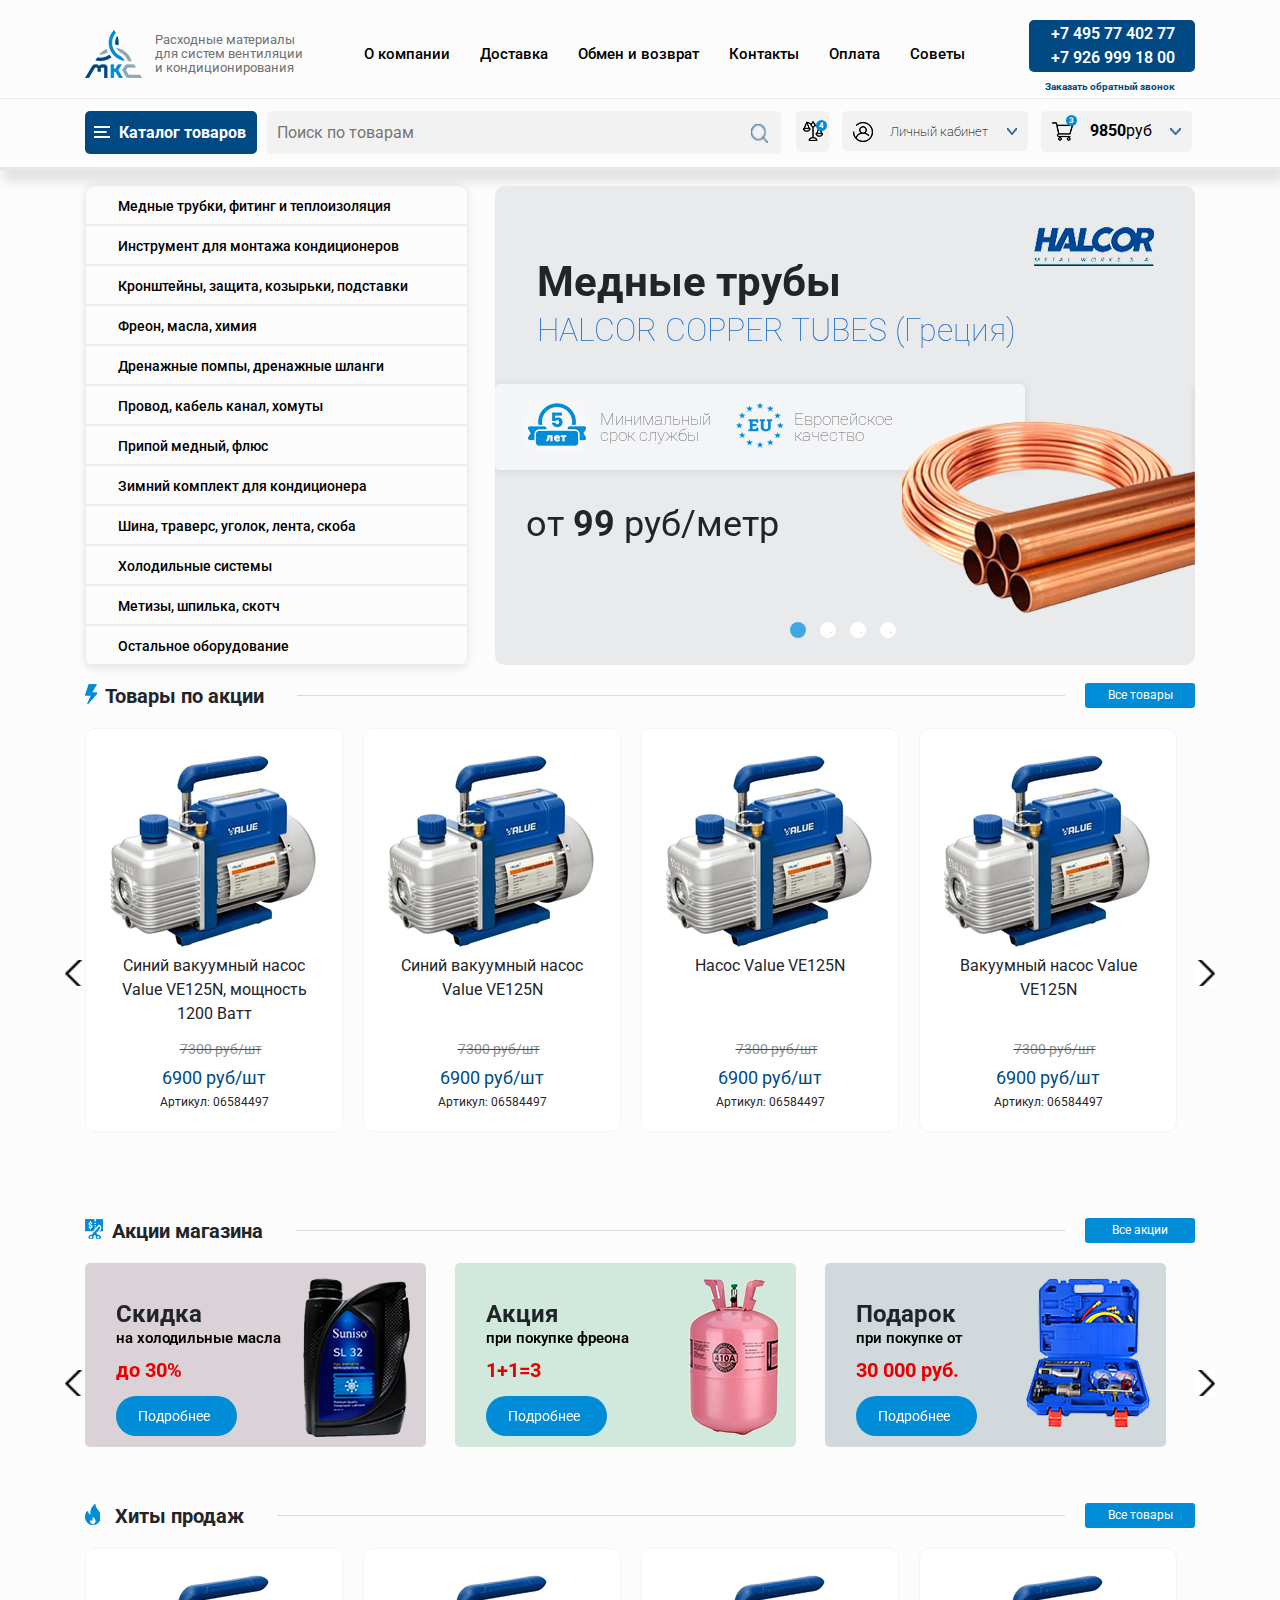
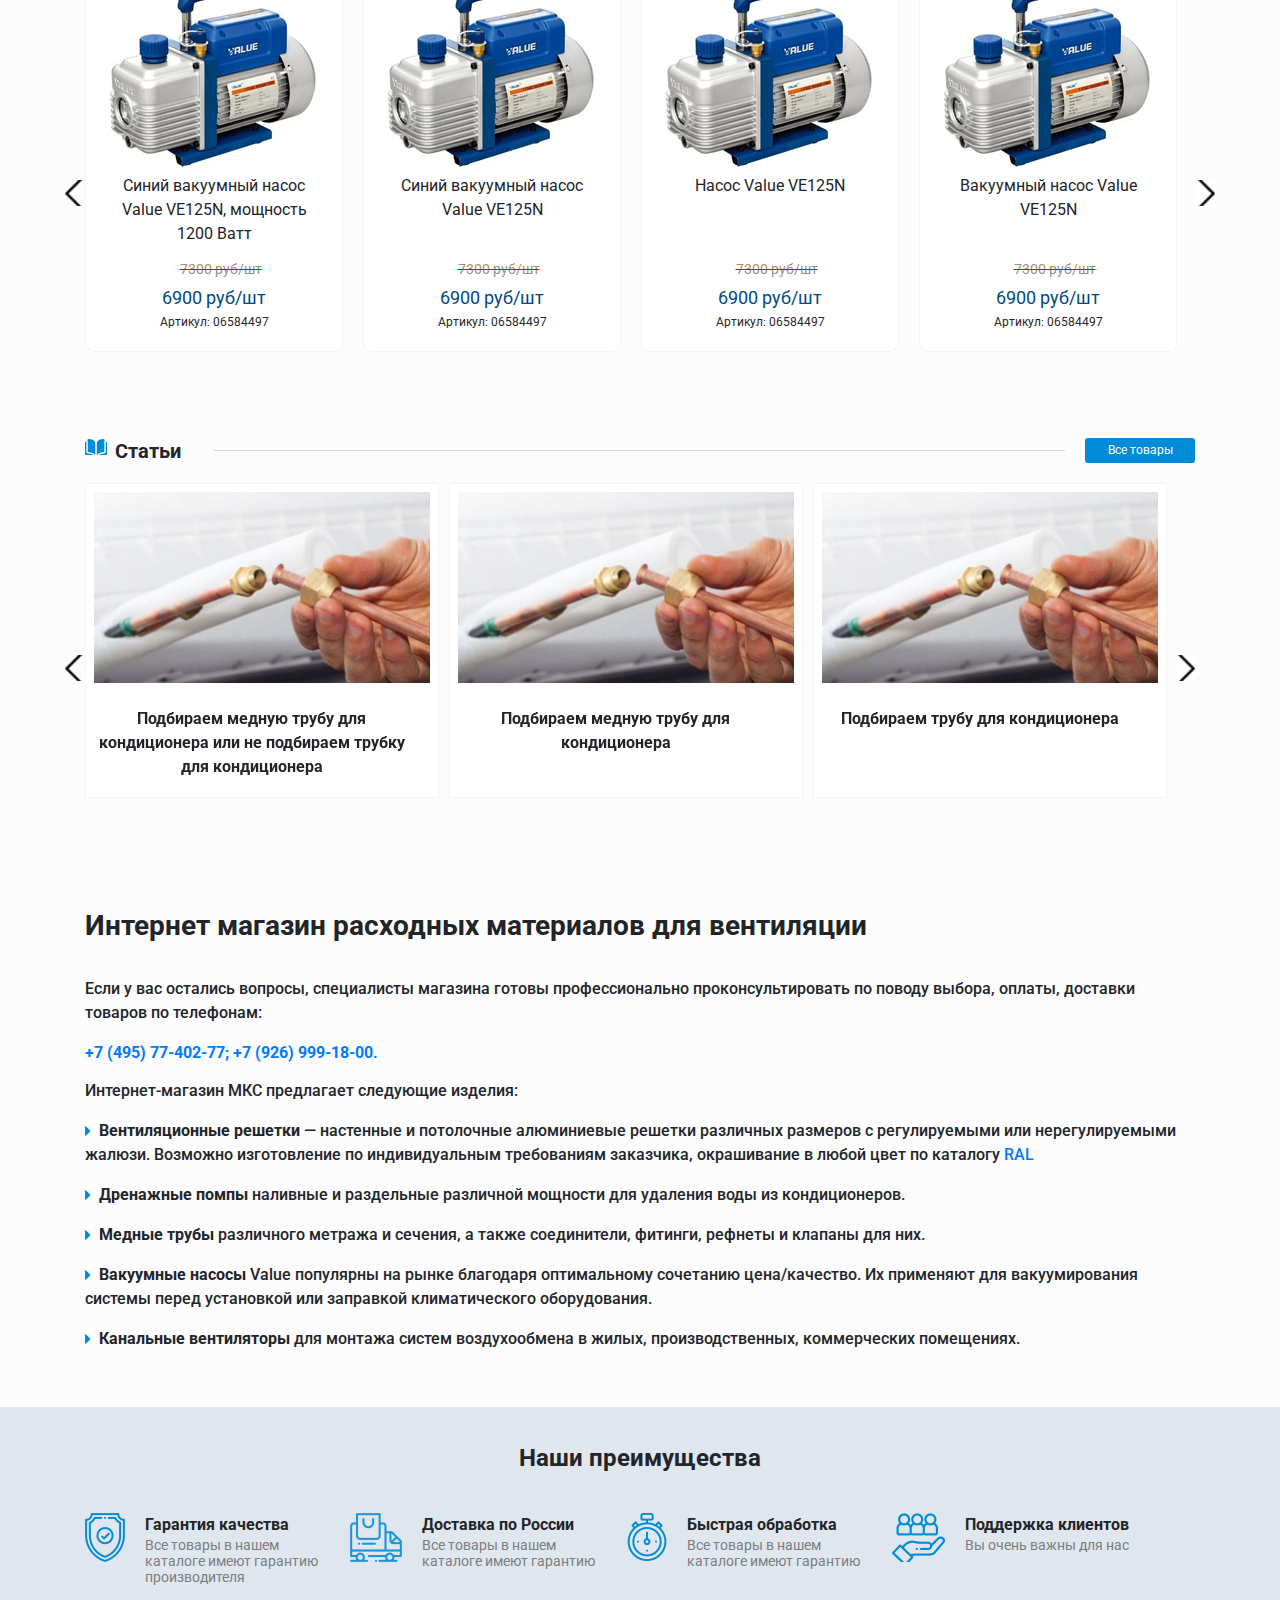
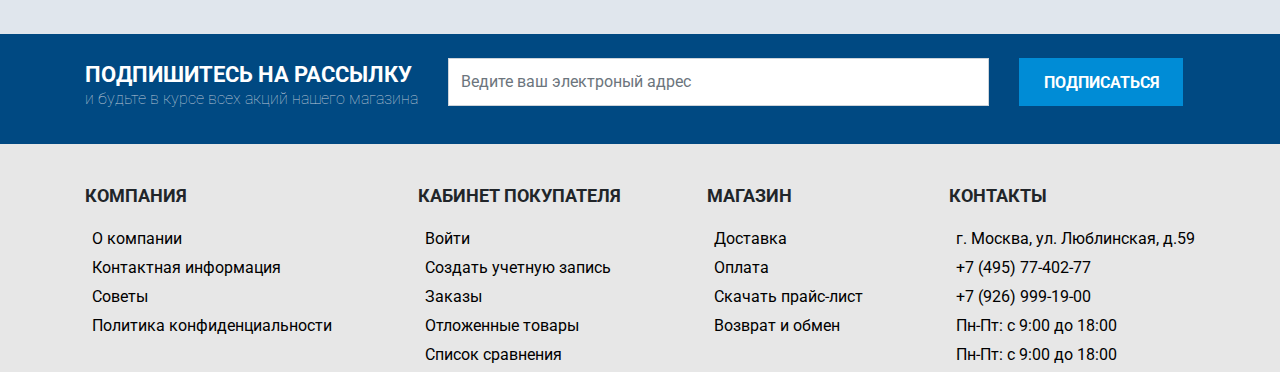
<file: index.html>
<!DOCTYPE html>
<html lang="en">
<head>
	<meta charset="UTF-8">
	<meta name="viewport" content="width=device-width, initial-scale=1, shrink-to-fit=no">
	<title>Document</title>
	<link rel="stylesheet" href="https://stackpath.bootstrapcdn.com/bootstrap/4.3.1/css/bootstrap.min.css" integrity="sha384-ggOyR0iXCbMQv3Xipma34MD+dH/1fQ784/j6cY/iJTQUOhcWr7x9JvoRxT2MZw1T" crossorigin="anonymous">
	<link rel="stylesheet" href="css/style.css">
	<link href="https://fonts.googleapis.com/css?family=Roboto:400,700&display=swap" rel="stylesheet">
	<link rel="stylesheet" href="css/media.css">
	<link rel="stylesheet" href="slick/slick-theme.css">
	<link rel="stylesheet" href="slick/slick.css">
	<link rel="stylesheet" href="https://use.fontawesome.com/releases/v5.8.2/css/all.css" integrity="sha384-oS3vJWv+0UjzBfQzYUhtDYW+Pj2yciDJxpsK1OYPAYjqT085Qq/1cq5FLXAZQ7Ay" crossorigin="anonymous">
</head>
<body>

<header class="header">
	<div class="header-top">
		<div class="container">
			<div class="header-item header-item   align-items-center">
				<div class="logo d-flex justify-content-start align-items-center">
					<img src="img/logo.png" alt="">
					<span>Расходные материалы <br> для систем вентиляции <br> и кондиционирования</span>
				</div>
				<nav id="menu">
					<a href="#">О компании</a>
					<a href="#">Доставка</a>
					<a href="#">Обмен и возврат</a>
					<a href="#">Контакты</a>
					<a href="#">Оплата</a>
					<a href="#">Советы</a>
				</nav>
				<div class="together">
					<div class="number">
						<a href="tel:7 495 77 402 77">+7 495 77 402 77</a> <br>
						<a href="tel:7 926 999 18 00">+7 926 999 18 00</a>
					</div>
					<div class="btn" id="myBtn"><a href="#">Заказать обратный звонок</a></div>
					<div class="modal">
						<div class="modal-wrapper">
							<div class="modal-header">
								<span class="closeBtn">&times;</span>
							</div>
							<div class="modal-body">
								<form>
									<div class="col">
										<input type="text" class="form-control" placeholder="Имя">
									</div>
									<div class="col">
										<div class="col-padding-top">
											<input type="text" class="form-control" placeholder="Телефон">
										</div>
									</div>
									<div class="col">
										<div class="col-padding-top">
											<input type="text" class="form-control" placeholder="E-mail">
										</div>
									</div>
									<div class="col">
										<div class="col-padding-top">
											<input type="number" class="form-control" placeholder="Дата">
										</div>
									</div>
								</form>
							</div>
							<div class="modal-footer">
								<div class="btn">Заказать обратный званок</div>
							</div>
						</div>
					</div>

				</div>
					<div id="menuToggle">
						<input type="checkbox">
						<span id="span1"></span>
						<span id="span2"></span>
						<span id="span3"></span>
					</div>
			</div>
		</div>
	</div>

	<div class="header-bottom">
	<div class="container">
		<div class="catalog-btn">
			<img src="img/catalog.png" alt="">
			<div class="text">
				<a href="catalog.html">Каталог товаров</a>
			</div>
		</div>
		<div class="offset__down-two">
		<div class="page-form">
			<input class="search-txt" type="text" name="" id="search-for"  placeholder="Поиск по товарам">
			<a href="#" class="search-btn">
				<a href="#"><img src="img/poisk.png" alt=""></a>
			</a>
		</div>
		<div class="page-comparison">
			<div class="comparison-btn">
				<div class="icon">
					<a href="#"><img src="img/icon_1.png" alt=""><div class="numeral"><span>4</span></div></a>
				</div>
			</div>
			<div class="office-inline-flex">
			<div class="office-btn">
				<div class="office-icon">
					
						<img src="img/icon_3.png " class="sm" alt="">
						<span>Личный кабинет</span>
						<img src="img/arrows-top___.png" id="rem" alt="">
					
				</div>
			</div>
			
			<div class="office-btn-copy" id="office-btns">
				<div class="span"><a href="#">Заказы</a></div>
				<div class="span-border-tp"><a href="#">Список сравнения</a></div>
				<div class="span-border-top"><a href="#">Отложенные товары</a></div>
				<div class="btns">Войти</div>
				<div class="btn">Регистрация</div>
			</div>
		</div>
		
		<div class="purchase-inline-flex">
			<div class="purchase-btn">
				<div class="purchase-item">
						<img src="img/icon_4.png" alt=""><div class="theere"><span>3</span></div>
						<span> 9850<b>руб</b> </span>
						<img src="img/arrows-top___.png " id="wi_num" alt="">
				</div>	
			</div>
			<div class="purchase-btn-copy" id="purchase-btns">
				<div class="purchase-btn-item">
					<div class="purchase-btn-inline">
						<div class="purchase-img">
							<img src="img/service_1.png" alt="">
						</div>
					</div>
					<div class="purchase-btn-inline">
						<div class="span">
							Вакуумный насос
							Value VE125N
						</div>
						<p>Артикул: 06584497</p>
						<span>1 шт</span>
					</div>
					<div class="purchase-btn-inline">
						<div class="h1-lg">
							<h5>6900 руб</h5>
							<div class="btn">Удалить</div>
						</div>
					</div>
				</div>
				<div class="purchase-btn-item">
					<div class="purchase-btn-inline">
						<div class="purchase-img">
							<img src="img/service_1.png" alt="">
						</div>
					</div>
					<div class="purchase-btn-inline">
						<div class="span">
							Вакуумный насос
							Value VE125N
						</div>
						<p>Артикул: 06584497</p>
						<span>1 шт</span>
					</div>
					<div class="purchase-btn-inline">
						<div class="h1-lg">
							<h5>6900 руб</h5>
							<div class="btn">Удалить</div>
						</div>
					</div>
				</div>

				<div class="purchase-texts">
					<span>Всего 2 товар (ов) на общую сумму:</span>   
          <h5>9 850 руб</h5>                           
				</div>

				<div class="purchase-btn-two">
					<div class="btn">В корзину</div>
					<div class="btns">Заказать</div>
				</div>
			</div>
		</div>
	</div>
	</div>
</div>
</div>
</header>

<section class="page">
	<div class="container">
		<div class="page-item">
			<div class="page__block">
				<ul>
					<a href="#"><li><i class="far fa-snowflake"></i>Медные трубки, фитинг и теплоизоляция</li></a>
					<a href="#"><li><i class="far fa-snowflake"></i>Инструмент для монтажа кондиционеров</li></a>
				<a href="#"><li><i class="far fa-snowflake"></i>Кронштейны, защита, козырьки, подставки</li></a>
				<a href="#"><li><i class="far fa-snowflake"></i>Фреон, масла, химия</li></a>
				<a href="#"><li><i class="far fa-snowflake"></i>Дренажные помпы, дренажные шланги</li></a>
				<a href="#"><li><i class="far fa-snowflake"></i>Провод, кабель канал, хомуты</li></a>
				<a href="#"><li><i class="far fa-snowflake"></i>Припой медный, флюс</li></a>
				<a href="#"><li><i class="far fa-snowflake"></i>Зимний комплект для кондиционера</li></a>
				<a href="#"><li><i class="far fa-snowflake"></i>Шина, траверс, уголок, лента, скоба</li></a>
				<a href="#"><li><i class="far fa-snowflake"></i>Холодильные системы</li></a>
				<a href="#"><li><i class="far fa-snowflake"></i>Метизы, шпилька, скотч</li></a>
				<a href="#"><li><i class="far fa-snowflake"></i>Остальное оборудование</li></a>
			</ul>
		</div>

		<div class="slider-page">
			<div class="widget">
				<div class="banner">
					<div class="widget-logo"><img src="img/logo_2.png" alt=""></div>
					<div class="widget-text">
						<h1>Медные трубы</h1>
						<span>HALCOR COPPER TUBES (Греция)</span>
					</div>
					<div class="widget__item">
						<div class="widget-icon">
							<img src="img/icon-1.png" alt="">
						</div>
						<div class="widget-line">
							Минимальный <br>
							срок службы
						</div>
						
						<div class="widget-icons">
							<img src="img/icon-2.png" alt="">
						</div>
						<div class="widget-line">
							Европейское <br>
							качество
						</div>
					</div>
					<div class="pipes">
						<img src="img/pipes.png" alt="">
					</div>
					<div class="widget-number">
						от <b>99</b> руб/метр
					</div>
					<button type="button" class="slick-btn slick-next"></button>
				</div>
				<div class="banner">
					<div class="widget-logo"><img src="img/logo_2.png" alt=""></div>
					<div class="widget-text">
						<h1>Медные трубы</h1>
						<span>HALCOR COPPER TUBES (Греция)</span>
					</div>
					<div class="widget__item">
						<div class="widget-icon">
							<img src="img/icon-1.png" alt="">
						</div>
						<div class="widget-line">
							Минимальный <br>
							срок службы
						</div>
						<div class="widget-icons">
							<img src="img/icon-2.png" alt="">
						</div>
						<div class="widget-line">
							Европейское <br>
							качество
						</div>
					</div>
					<div class="pipes">
						<img src="img/pipes.png" alt="">
					</div>
					<div class="widget-number">
						от <b>99</b> руб/метр
					</div>
				</div>
				<div class="banner">
					<div class="widget-logo"><img src="img/logo_2.png" alt=""></div>
					<div class="widget-text">
						<h1>Медные трубы</h1>
						<span>HALCOR COPPER TUBES (Греция)</span>
					</div>
					<div class="widget__item">
						<div class="widget-icon">
							<img src="img/icon-1.png" alt="">
						</div>
						<div class="widget-line">
							Минимальный <br>
							срок службы
						</div>
						<div class="widget-icons">
							<img src="img/icon-2.png" alt="">
						</div>
						<div class="widget-line">
							Европейское <br>
							качество
						</div>
					</div>
					<div class="pipes">
						<img src="img/pipes.png" alt="">
					</div>
					<div class="widget-number">
						от <b>99</b> руб/метр
					</div>
				</div>
				<div class="banner">
					<div class="widget-logo"><img src="img/logo_2.png" alt=""></div>
					<div class="widget-text">
						<h1>Медные трубы</h1>
						<span>HALCOR COPPER TUBES (Греция)</span>
					</div>
					<div class="widget__item">
						<div class="widget-icon">
							<img src="img/icon-1.png" alt="">
						</div>
						<div class="widget-line">
							Минимальный <br>
							срок службы
						</div>
						<div class="widget-icons">
							<img src="img/icon-2.png" alt="">
						</div>
						<div class="widget-line">
							Европейское <br>
							качество
						</div>
					</div>
					<div class="pipes">
						<img src="img/pipes.png" alt="">
					</div>
					<div class="widget-number">
						<span>от <b>99</b> руб/метр</span>
					</div>
				</div>
			</div>
		</div>
	</div>
</div>				
</section> 

<div class="products-container">
	<div class="container">
		<div class="section-header">
			<div class="section-header-left">
				<img src="img/icon-flash.png" alt="">
				<h3>Товары по акции</h3>
			</div>
			<span class="header-line"></span>
			<a href="#" class="section-header-btn">Все товары</a>
		</div>
	</div>
	<div class="products-slider">
		<div class="product-wrap">
			<div class="container">
				<div class="swiper-wrapper">
					<div class="swiper-slide product">
						<a href="#" class="product-img"><img src="img/service.png" alt=""></a>
						<p class="product-name">Синий вакуумный насос Value VE125N, мощность 1200 Ватт</p>
						<div class="about-product">
							<span class="old-price">7300 руб/шт </span>
							<span class="price">6900 руб/шт</span>
							<div class="product-code">Артикул: 06584497</div>
						</div>
						<div class="hover-btns">
							<a href="#"><img src="img/icon-balance.png" alt=""></a>
							<a href="#"><img src="img/icon_heart.png" alt=""></a>
							<a href="#"><img src="img/icon-shopping.png" alt=""></a>
						</div>
					</div>
					<div class="swiper-slide product">
						<a href="#" class="product-img"><img src="img/service.png" alt=""></a>
						<p class="product-name">Синий вакуумный насос Value VE125N</p>
						<div class="about-product">
							<span class="old-price">7300 руб/шт </span>
							<span class="price">6900 руб/шт</span>
							<div class="product-code">Артикул: 06584497</div>
						</div>
						<div class="hover-btns">
							<a href="#"><img src="img/icon-balance.png" alt=""></a>
							<a href="#"><img src="img/icon_heart.png" alt=""></a>
							<a href="#"><img src="img/icon-shopping.png" alt=""></a>
						</div>
					</div>
					<div class="swiper-slide product">
						<a href="#" class="product-img"><img src="img/service.png" alt=""></a>
						<p class="product-name">Насос Value VE125N</p>
						<div class="about-product">
							<span class="old-price">7300 руб/шт </span>
							<span class="price">6900 руб/шт</span>
							<div class="product-code">Артикул: 06584497</div>
						</div>
						<div class="hover-btns">
							<a href="#"><img src="img/icon-balance.png" alt=""></a>
							<a href="#"><img src="img/icon_heart.png" alt=""></a>
							<a href="#"><img src="img/icon-shopping.png" alt=""></a>
						</div>
					</div>
					<div class="swiper-slide product">
						<a href="#" class="product-img"><img src="img/service.png" alt=""></a>
						<p class="product-name">Вакуумный насос Value VE125N</p>
						<div class="about-product">
							<span class="old-price">7300 руб/шт </span>
							<span class="price">6900 руб/шт</span>
							<div class="product-code">Артикул: 06584497</div>
						</div>
						<div class="hover-btns">
							<a href="#"><img src="img/icon-balance.png" alt=""></a>
							<a href="#"><img src="img/icon_heart.png" alt=""></a>
							<a href="#"><img src="img/icon-shopping.png" alt=""></a>
						</div>
					</div>
					<div class="swiper-slide product">
						<a href="#" class="product-img"><img src="img/service.png" alt=""></a>
						<p class="product-name">Синий вакуумный насос Value VE125N, мощность 1200 Ватт</p>
						<div class="about-product">
							<span class="old-price">7300 руб/шт </span>
							<span class="price">6900 руб/шт</span>
							<div class="product-code">Артикул: 06584497</div>
						</div>
						<div class="hover-btns">
							<a href="#"><img src="img/icon-balance.png" alt=""></a>
							<a href="#"><img src="img/icon_heart.png" alt=""></a>
							<a href="#"><img src="img/icon-shopping.png" alt=""></a>
						</div>
					</div>
					<div class="swiper-slide product">
						<a href="#" class="product-img"><img src="img/service.png" alt=""></a>
						<p class="product-name">Синий вакуумный насос Value VE125N</p>
						<div class="about-product">
							<span class="old-price">7300 руб/шт </span>
							<span class="price">6900 руб/шт</span>
							<div class="product-code">Артикул: 06584497</div>
						</div>
						<div class="hover-btns">
							<a href="#"><img src="img/icon-balance.png" alt=""></a>
							<a href="#"><img src="img/icon_heart.png" alt=""></a>
							<a href="#"><img src="img/icon-shopping.png" alt=""></a>
						</div>
					</div>
					<div class="swiper-slide product">
						<a href="#" class="product-img"><img src="img/service.png" alt=""></a>
						<p class="product-name">Насос Value VE125N</p>
						<div class="about-product">
							<span class="old-price">7300 руб/шт </span>
							<span class="price">6900 руб/шт</span>
							<div class="product-code">Артикул: 06584497</div>
						</div>
						<div class="hover-btns">
							<a href="#"><img src="img/icon-balance.png" alt=""></a>
							<a href="#"><img src="img/icon_heart.png" alt=""></a>
							<a href="#"><img src="img/icon-shopping.png" alt=""></a>
						</div>
					</div>
					<div class="swiper-slide product">
						<a href="#" class="product-img"><img src="img/service.png" alt=""></a>
						<p class="product-name">Вакуумный насос Value VE125N</p>
						<div class="about-product">
							<span class="old-price">7300 руб/шт </span>
							<span class="price">6900 руб/шт</span>
							<div class="product-code">Артикул: 06584497</div>
						</div>
						<div class="hover-btns">
							<a href="#"><img src="img/icon-balance.png" alt=""></a>
							<a href="#"><img src="img/icon_heart.png" alt=""></a>
							<a href="#"><img src="img/icon-shopping.png" alt=""></a>
						</div>
					</div>
				</div>
			</div>
		</div>
	</div>
</div>


<div class="products-container">
	<div class="container">
		<div class="section-header">
			<div class="section-header-left">
				<img src="img/icon-4.png" alt="">
				<h4>Акции магазина</h4>
			</div>
			<span class="header-line"></span>
			<a href="#" class="section-header-btn">Все акции</a>
		</div>
	</div>
	<div class="score-slider">
		<div class="score-wrap">
			<div class="container">
				<div class="stock-slider">
					<div class="stock-wrapper">
						<div class="stock-wrap">
							<div class="stock-img">
								<img src="img/img-ser_1.png" alt="">
							</div>
							<div class="stock-text">
								<div class="line">
									<h1>Скидка</h1>
									<p>на холодильные масла</p>
								</div>
								<div class="red">до 30%</div>
								<div class="btns"><a href="#">Подробнее</a></div>
							</div>
						</div>
					</div>
					<div class="stock-wrapper">
						<div class="stock-wrap-two">
							<div class="stock-img">
								<img src="img/img-sr_2.png" alt="">
							</div>
							<div class="stock-text">
								<div class="stock-text">
									<div class="line">
										<h1>Акция</h1>
										<p>при покупке фреона</p>
									</div>
									<div class="red">1+1=3</div>
									<div class="btns"><a href="#">Подробнее</a></div>
								</div>
							</div>
						</div>
					</div>
					<div class="stock-wrapper">
						<div class="stock-wrap-three">
							<div class="stock-img">
								<img src="img/img-sr_3.png" alt="">
							</div>
							<div class="stock-text">
								<div class="stock-text">
									<div class="line">
										<h1>Подарок</h1>
										<p>при покупке от</p>
									</div>
									<div class="red">30 000 руб.</div>
									<div class="btns"><a href="#">Подробнее</a></div>
								</div>
							</div>
						</div>
					</div>

					<div class="stock-wrapper">
						<div class="stock-wrap">
							<div class="stock-img">
								<img src="img/img-ser_1.png" alt="">
							</div>
							<div class="stock-text">
								<div class="line">
									<h1>Скидка</h1>
									<p>на холодильные масла</p>
								</div>
								<div class="red">до 30%</div>
								<div class="btns"><a href="#">Подробнее</a></div>
							</div>
						</div>
					</div>
					<div class="stock-wrapper">
						<div class="stock-wrap-two">
							<div class="stock-img">
								<img src="img/img-sr_2.png" alt="">
							</div>
							<div class="stock-text">
								<div class="stock-text">
									<div class="line">
										<h1>Акция</h1>
										<p>при покупке фреона</p>
									</div>
									<div class="red">1+1=3</div>
									<div class="btns"><a href="#">Подробнее</a></div>
								</div>
							</div>
						</div>
					</div>
					<div class="stock-wrapper">
						<div class="stock-wrap-three">
							<div class="stock-img">
								<img src="img/img-sr_3.png" alt="">
							</div>
							<div class="stock-text">
								<div class="stock-text">
									<div class="line">
										<h1>Подарок</h1>
										<p>при покупке от</p>
									</div>
									<div class="red">30 000 руб.</div>
									<div class="btns"><a href="#">Подробнее</a></div>
								</div>
							</div>
						</div>
					</div>
				</div>
			</div>
		</div>
	</div>
</div>


<div class="products-container">
	<div class="container">
		<div class="section-header">
			<div class="section-header-left">
				<img src="img/icon-5.png" alt="">
				<h5>Хиты продаж</h5>
			</div>
			<span class="header-line"></span>
			<a href="#" class="section-header-btn">Все товары</a>
		</div>
	</div>
	<div class="products-slider">
		<div class="product-wrap">
			<div class="container">
				<div class="swiper-wrapper">
					<div class="swiper-slide product">
						<a href="#" class="product-img"><img src="img/service.png" alt=""></a>
						<p class="product-name">Синий вакуумный насос Value VE125N, мощность 1200 Ватт</p>
						<div class="about-product">
							<span class="old-price">7300 руб/шт </span>
							<span class="price">6900 руб/шт</span>
							<div class="product-code">Артикул: 06584497</div>
						</div>
						<div class="hover-btns">
							<a href="#"><img src="img/icon-balance.png" alt=""></a>
							<a href="#"><img src="img/icon_heart.png" alt=""></a>
							<a href="#"><img src="img/icon-shopping.png" alt=""></a>
						</div>
					</div>
					<div class="swiper-slide product">
						<a href="#" class="product-img"><img src="img/service.png" alt=""></a>
						<p class="product-name">Синий вакуумный насос Value VE125N</p>
						<div class="about-product">
							<span class="old-price">7300 руб/шт </span>
							<span class="price">6900 руб/шт</span>
							<div class="product-code">Артикул: 06584497</div>
						</div>
						<div class="hover-btns">
							<a href="#"><img src="img/icon-balance.png" alt=""></a>
							<a href="#"><img src="img/icon_heart.png" alt=""></a>
							<a href="#"><img src="img/icon-shopping.png" alt=""></a>
						</div>
					</div>
					<div class="swiper-slide product">
						<a href="#" class="product-img"><img src="img/service.png" alt=""></a>
						<p class="product-name">Насос Value VE125N</p>
						<div class="about-product">
							<span class="old-price">7300 руб/шт </span>
							<span class="price">6900 руб/шт</span>
							<div class="product-code">Артикул: 06584497</div>
						</div>
						<div class="hover-btns">
							<a href="#"><img src="img/icon-balance.png" alt=""></a>
							<a href="#"><img src="img/icon_heart.png" alt=""></a>
							<a href="#"><img src="img/icon-shopping.png" alt=""></a>
						</div>
					</div>
					<div class="swiper-slide product">
						<a href="#" class="product-img"><img src="img/service.png" alt=""></a>
						<p class="product-name">Вакуумный насос Value VE125N</p>
						<div class="about-product">
							<span class="old-price">7300 руб/шт </span>
							<span class="price">6900 руб/шт</span>
							<div class="product-code">Артикул: 06584497</div>
						</div>
						<div class="hover-btns">
							<a href="#"><img src="img/icon-balance.png" alt=""></a>
							<a href="#"><img src="img/icon_heart.png" alt=""></a>
							<a href="#"><img src="img/icon-shopping.png" alt=""></a>
						</div>
					</div>
					<div class="swiper-slide product">
						<a href="#" class="product-img"><img src="img/service.png" alt=""></a>
						<p class="product-name">Синий вакуумный насос Value VE125N, мощность 1200 Ватт</p>
						<div class="about-product">
							<span class="old-price">7300 руб/шт </span>
							<span class="price">6900 руб/шт</span>
							<div class="product-code">Артикул: 06584497</div>
						</div>
						<div class="hover-btns">
							<a href="#"><img src="img/icon-balance.png" alt=""></a>
							<a href="#"><img src="img/icon_heart.png" alt=""></a>
							<a href="#"><img src="img/icon-shopping.png" alt=""></a>
						</div>
					</div>
					<div class="swiper-slide product">
						<a href="#" class="product-img"><img src="img/service.png" alt=""></a>
						<p class="product-name">Синий вакуумный насос Value VE125N</p>
						<div class="about-product">
							<span class="old-price">7300 руб/шт </span>
							<span class="price">6900 руб/шт</span>
							<div class="product-code">Артикул: 06584497</div>
						</div>
						<div class="hover-btns">
							<a href="#"><img src="img/icon-balance.png" alt=""></a>
							<a href="#"><img src="img/icon_heart.png" alt=""></a>
							<a href="#"><img src="img/icon-shopping.png" alt=""></a>
						</div>
					</div>
					<div class="swiper-slide product">
						<a href="#" class="product-img"><img src="img/service.png" alt=""></a>
						<p class="product-name">Насос Value VE125N</p>
						<div class="about-product">
							<span class="old-price">7300 руб/шт </span>
							<span class="price">6900 руб/шт</span>
							<div class="product-code">Артикул: 06584497</div>
						</div>
						<div class="hover-btns">
							<a href="#"><img src="img/icon-balance.png" alt=""></a>
							<a href="#"><img src="img/icon_heart.png" alt=""></a>
							<a href="#"><img src="img/icon-shopping.png" alt=""></a>
						</div>
					</div>
					<div class="swiper-slide product">
						<a href="#" class="product-img"><img src="img/service.png" alt=""></a>
						<p class="product-name">Вакуумный насос Value VE125N</p>
						<div class="about-product">
							<span class="old-price">7300 руб/шт </span>
							<span class="price">6900 руб/шт</span>
							<div class="product-code">Артикул: 06584497</div>
						</div>
						<div class="hover-btns">
							<a href="#"><img src="img/icon-balance.png" alt=""></a>
							<a href="#"><img src="img/icon_heart.png" alt=""></a>
							<a href="#"><img src="img/icon-shopping.png" alt=""></a>
						</div>
					</div>
				</div>
			</div>
		</div>
	</div>
</div>

<div class="products-container">
	<div class="container">
		<div class="section-header">
			<div class="section-header-left">
				<img src="img/icon-6.png" alt="">
				<h5>Статьи</h5>
			</div>
			<span class="header-line"></span>
			<a href="#" class="section-header-btn">Все товары</a>
		</div>
	</div>
	<div class="information-slider">
		<div class="information-wrap">
			<div class="container">
				<div class="information-block-slide">
					<div class="information-wrapper">
						<div class="info-img">
							<div class="info-png">
								<img src="img/pen.png" alt="">
								<div class="num"></div>
							</div>
							<div class="info-wrap"><a href="#">Подробнее</a></div>
							<div class="information-text">
								Подбираем медную трубу для кондиционера или не подбираем трубку для кондиционера
							</div>
						</div>
					</div>
					<div class="information-wrapper">
						<div class="info-img">
							<div class="info-png">
								<img src="img/pen.png" alt="">
								<div class="num"></div>
							</div>
							<div class="info-wrap"><a href="#">Подробнее</a></div>
							<div class="information-text">
								Подбираем медную трубу для кондиционера
							</div>
						</div>
					</div>
					<div class="information-wrapper">
						<div class="info-img">
							<div class="info-png">
								<img src="img/pen.png" alt="">
								<div class="num"></div>
							</div>
							<div class="info-wrap"><a href="#">Подробнее</a></div>
							<div class="information-text">
								Подбираем трубу для кондиционера
							</div>
						</div>
			   </div>
					<div class="information-wrapper">
						<div class="info-img">
							<div class="info-png">
								<img src="img/pen.png" alt="">
								<div class="num"></div>
							</div>
							<div class="info-wrap"><a href="#">Подробнее</a></div>
							<div class="information-text">
								Подбираем медную трубу для кондиционера или не подбираем трубку для кондиционера
							</div>
						</div>
					</div>
					<div class="information-wrapper">
						<div class="info-img">
							<div class="info-png">
								<img src="img/pen.png" alt="">
								<div class="num"></div>
							</div>
							<div class="info-wrap"><a href="#">Подробнее</a></div>
							<div class="information-text">
								Подбираем медную трубу для кондиционера
							</div>
						</div>
					</div>
				</div>
			</div>
			</div>
		</div>
	</div>
</div>

<div class="text-container">
	<div class="container">
		<div class="text-wrapper">
			<div class="text-h1">
				Интернет магазин расходных материалов для вентиляции
			</div>
			<p>Если у вас остались вопросы, специалисты магазина готовы профессионально проконсультировать по поводу выбора, оплаты, доставки товаров по телефонам:</p>
			<div class="number-num"><a href="#">+7 (495) 77-402-77; +7 (926) 999-18-00.</a></div>
			<p class="text-score">Интернет-магазин МКС предлагает следующие изделия:</p>
			<div class="text-wrap">
				<a href="#"><img src="img/icon-8.png" alt=""></a>
				<p class="text-wrap-text">
					<b>Вентиляционные решетки</b> — настенные и потолочные алюминиевые решетки различных размеров с регулируемыми или нерегулируемыми жалюзи. Возможно изготовление по индивидуальным требованиям заказчика, окрашивание в любой цвет по каталогу <a href="#" class="decoration">RAL</a>
				</p>
			</div>
			<div class="text-wrap">
				<a href="#"><img src="img/icon-8.png" alt=""></a>
				<p class="text-wrap-text">
					<b>Дренажные помпы</b> наливные и раздельные различной мощности для удаления воды из кондиционеров.
				</p>
			</div>
			<div class="text-wrap">
				<img src="img/icon-8.png" alt="">
				<p class="text-wrap-text">
					<b>Медные трубы</b> различного метража и сечения, а также соединители, фитинги, рефнеты и клапаны для них.
				</p>
			</div>
			<div class="text-wrap">
				<a href="#"><img src="img/icon-8.png" alt=""></a>
				<p class="text-wrap-text">
					<b>Вакуумные насосы</b> Value популярны на рынке благодаря оптимальному сочетанию цена/качество. Их применяют для вакуумирования системы перед установкой или заправкой климатического оборудования.
				</p>
			</div>
			<div class="text-wrap">
				<a href="#"><img src="img/icon-8.png" alt=""></a>
				<p class="text-wrap-text">
					<b>Канальные вентиляторы</b> для монтажа систем воздухообмена в жилых, производственных, коммерческих помещениях.
				</p>
			</div>
		</div>
	</div>
</div>

<section class="banner-block">
	<div class="container">
		<div class="banner-h1">Наши преимущества</div>
		<div class="banner-wrap">
			<div class="banner-flex">
				<div class="bn-img">
					<img src="img/block_icon_1.png" alt="">
				</div>
				<div class="bn-txt">
					<b>Гарантия качества</b>
					<p>Все товары в нашем каталоге имеют гарантию  производителя</p>
				</div>
			</div>
			<div class="banner-flex">
				<div class="bn-img">
					<img src="img/block_icon_2.png" class="centred cent" alt="">
				</div>
				<div class="bn-txt">
					<b>Доставка по России</b>
					<p>Все товары в нашем каталоге имеют гарантию  </p>
				</div>
			</div>
			<div class="banner-flex">
				<div class="bn-img">
					<img src="img/block_icon_3.png" class="centred "  alt="">
				</div>
				<div class="bn-txt">
					<b>Быстрая обработка</b>
					<p>Все товары в нашем каталоге имеют гарантию  </p>
				</div>
			</div>
			<div class="banner-flex">
				<div class="bn-img">
					<img src="img/block_icon_4.png" class="centred cent" alt="">
				</div>
				<div class="bn-txt">
					<b>Поддержка клиентов</b>
					<p>Вы очень важны для нас</p>
				</div>
			</div>
		</div>
	</div>
</section>

<div class="form-wrapper">
	<div class="container ">
		<div class="form-cen d-flex">
			<div class="form-text">
				<h2>Подпишитесь на рассылку</h2>
				<p>и будьте в курсе всех акций нашего магазина</p>
			</div>
			<form>
				<div class="form">
					<div class="form-group">
						<input type="email" class="form-control" id="inputEmail4" placeholder="Ведите ваш электроный адрес">
					</div>
				</div>
			</form>
			<div class="form-btn"><a href="#">Подписаться</a></div>
		</div>
	</div>
</div>

 <footer>
 	<div class="footer">
 		<div class="container">
 			<div class="footer-cent d-flex justify-content-between">
 				<div class="block-wrap">
 					<h2>Компания</h2>
 					<div class="block-link">
 						<a href="#">
 							<i class="fas fa-angle-right"></i>
 							<div class="tx-btn">О компании</div>
 						</a>
 					</div>
 					<div class="block-link">
 					<a href="#">
 						<i class="fas fa-angle-right"></i>
 						<div class="tx-btn">Контактная информация</div>
 					</a>
 				</div>
 				<div class="block-link">
 					<a href="#">
 						<i class="fas fa-angle-right"></i>
 						<div class="tx-btn">Советы</div>
 					</a>
 				</div>
 				<div class="block-link">
 					<a href="#">
 						<i class="fas fa-angle-right"></i>
 						<div class="tx-btn">Политика конфиденциальности</div>
 					</a>
 				</div>
 			</div>
 			<div class="block-wrap">
 				<h2>Кабинет покупателя</h2>
 				<div class="block-link">
 					<a href="#">
 						<i class="fas fa-angle-right"></i>
 						<div class="tx-btn">Войти</div>
 					</a>
 				</div>
 				<div class="block-link">
 					<a href="#">
 						<i class="fas fa-angle-right"></i>
 						<div class="tx-btn">Создать учетную запись</div>
 					</a>
 				</div>
 				<div class="block-link">
 					<a href="#">
 						<i class="fas fa-angle-right"></i>
 						<div class="tx-btn">Заказы</div>
 					</a>
 				</div>
 				<div class="block-link">
 					<a href="#">
 						<i class="fas fa-angle-right"></i>
 						<div class="tx-btn">Отложенные товары</div>
 					</a>
 				</div>
 				<div class="block-link">
 					<a href="#">
 						<i class="fas fa-angle-right"></i>
 						<div class="tx-btn">Список сравнения</div>
 					</a>
 				</div>
 			</div>
 			<div class="block-wrap ">
 				<h2>Магазин</h2>
 				<div class="block-link">
 					<a href="#">
 						<i class="fas fa-angle-right"></i>
 						<div class="tx-btn">Доставка</div>
 					</a>
 				</div>
 				<div class="block-link">
 					<a href="#">
 						<i class="fas fa-angle-right"></i>
 						<div class="tx-btn">Оплата</div>
 					</a>
 				</div>
 				<div class="block-link">
 					<a href="#">
 						<i class="fas fa-angle-right"></i>
 						<div class="tx-btn">Скачать прайс-лист</div>
 					</a>
 				</div>
 				<div class="block-link">
 					<a href="#">
 						<i class="fas fa-angle-right"></i>
 						<div class="tx-btn">Возврат и обмен</div>
 					</a>
 				</div>
 			</div>
 			<div class="block-wrap left">
 				<h2>Контакты</h2>
 				<div class="block-link">
 					<a href="#">
 						<i class="fas fa-map-marker-alt"></i>
 						<div class="tx-btn">г. Москва, ул. Люблинская, д.59</div>
 					</a>
 				</div>
 				<div class="block-link">
 					<a href="#">
 						<i class="fas fa-phone"></i>
 						<div class="tx-btn">+7 (495) 77-402-77</div>
 					</a>
 				</div>
 				<div class="block-link">
 					<a href="#">
 						<i class="fas fa-phone"></i>
 						<div class="tx-btn">+7 (926) 999-19-00</div>
 					</a>
 				</div>
 				<div class="block-link">
 					<a href="#">
 						<i class="fas fa-clock"></i>
 						<div class="tx-btn"> Пн-Пт: с 9:00 до 18:00</div>
 					</a>
 				</div>
 				<div class="block-link">
 					<a href="#">
 						<i class="fas fa-envelope"></i>
 						<div class="tx-btn"> Пн-Пт: с 9:00 до 18:00</div>
 					</a>
 				</div>
 			</div>
 			</div>
 		</div>
 	</div>
 </footer>

	<script src="https://cdnjs.cloudflare.com/ajax/libs/popper.js/1.14.7/umd/popper.min.js" integrity="sha384-UO2eT0CpHqdSJQ6hJty5KVphtPhzWj9WO1clHTMGa3JDZwrnQq4sF86dIHNDz0W1" crossorigin="anonymous"></script>
	<script src="js/jquery.js"></script>
	<script src="js/bootstrap.min.js"></script>
	<script src="slick/slick.min.js"></script>
	<script src="js/script.js"></script>
</body>
</html>
</file>
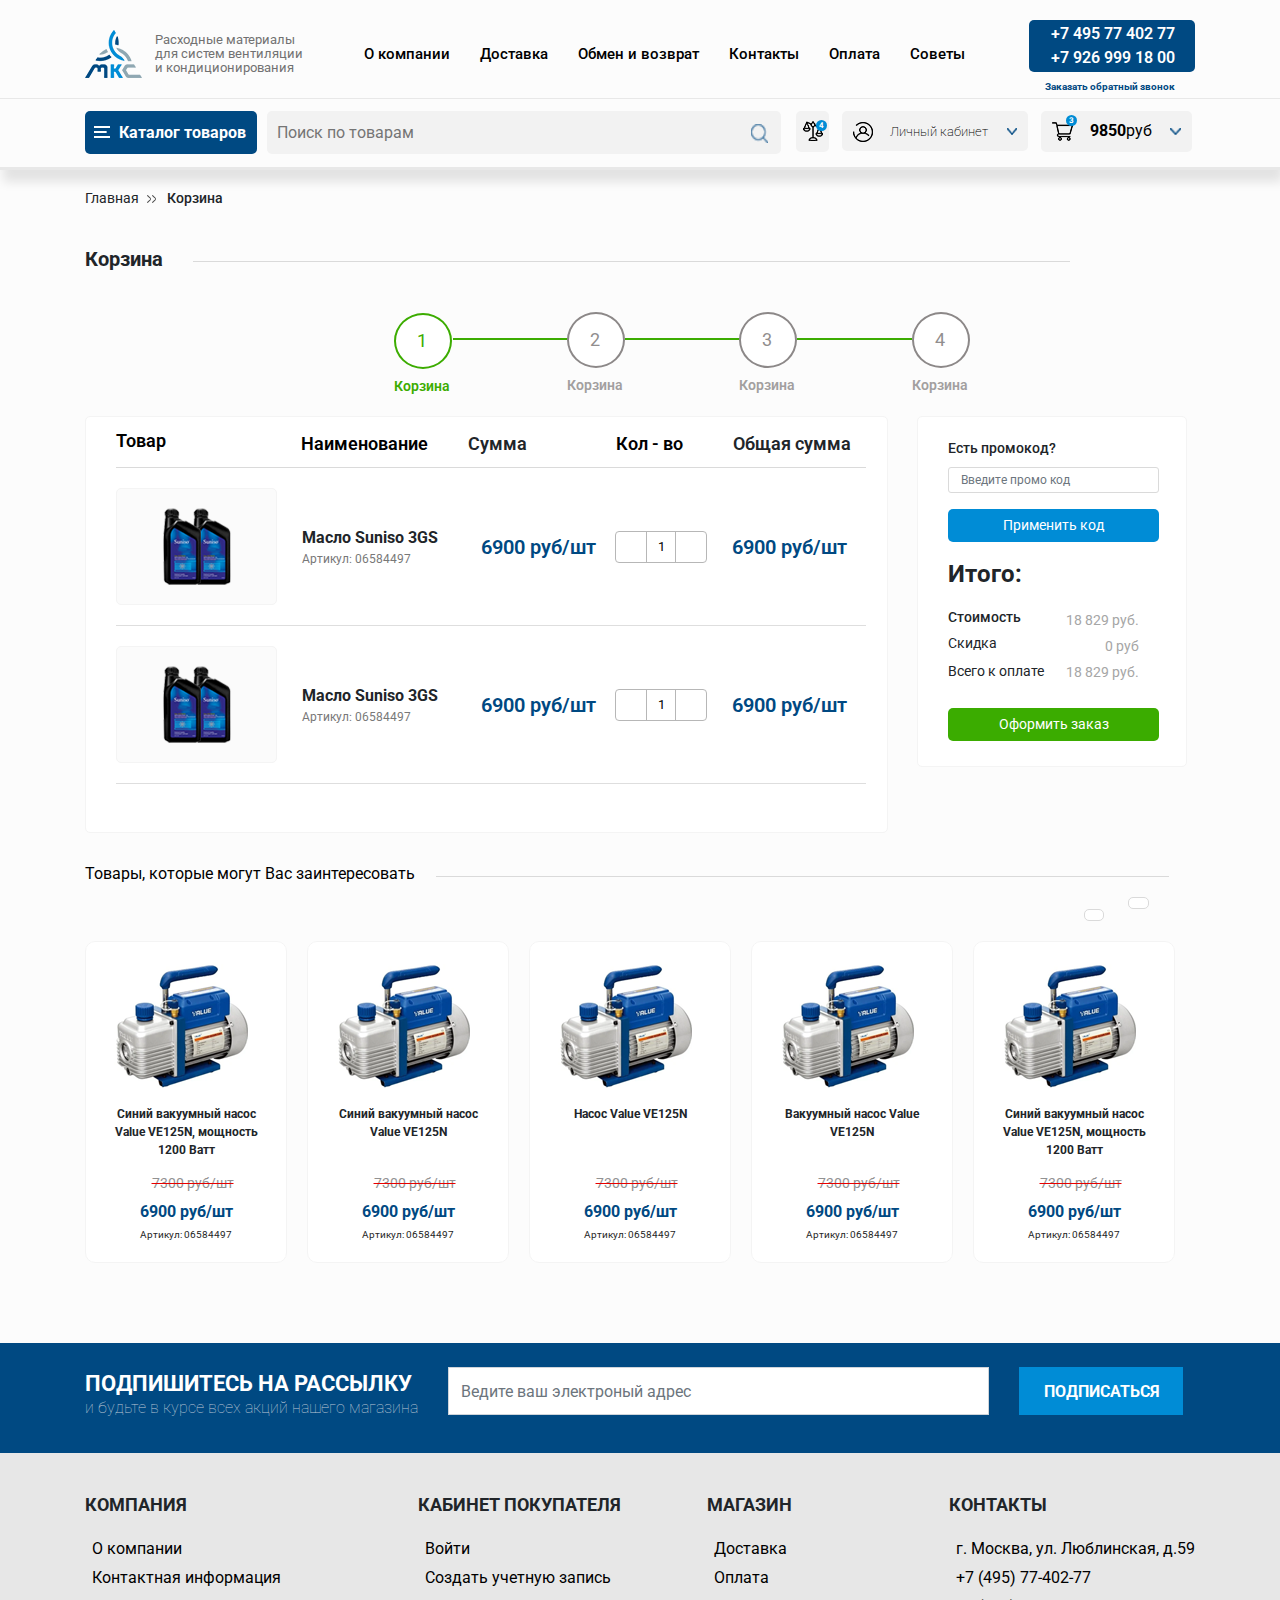
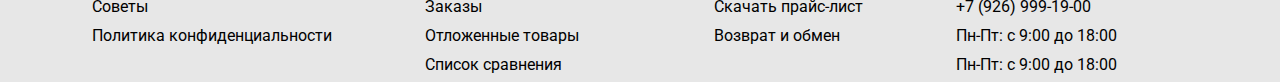
<file: basket.html>
<!DOCTYPE html>
<html lang="en">
<head>
	<meta charset="UTF-8">
	<meta name="viewport" content="width=device-width, initial-scale=1, shrink-to-fit=no">
	<title>Document</title>
	<link rel="stylesheet" href="https://stackpath.bootstrapcdn.com/bootstrap/4.3.1/css/bootstrap.min.css" integrity="sha384-ggOyR0iXCbMQv3Xipma34MD+dH/1fQ784/j6cY/iJTQUOhcWr7x9JvoRxT2MZw1T" crossorigin="anonymous">
	<link rel="stylesheet" href="css/style.css">
	<link href="https://fonts.googleapis.com/css?family=Roboto:400,700&display=swap" rel="stylesheet">
	<link rel="stylesheet" href="css/media.css">
	<link rel="stylesheet" href="slick/slick-theme.css">
	<link rel="stylesheet" href="slick/slick.css">
	<link rel="stylesheet" href="https://use.fontawesome.com/releases/v5.8.2/css/all.css" integrity="sha384-oS3vJWv+0UjzBfQzYUhtDYW+Pj2yciDJxpsK1OYPAYjqT085Qq/1cq5FLXAZQ7Ay" crossorigin="anonymous">
</head>
<body>
	<header class="header">
		<div class="header-top">
			<div class="container">
				<div class="header-item header-item   align-items-center">
					<div class="logo d-flex justify-content-start align-items-center">
						<img src="img/logo.png" alt="">
						<span>Расходные материалы <br> для систем вентиляции <br> и кондиционирования</span>
					</div>
					<nav id="menu">
						<a href="#">О компании</a>
						<a href="#">Доставка</a>
						<a href="#">Обмен и возврат</a>
						<a href="#">Контакты</a>
						<a href="#">Оплата</a>
						<a href="#">Советы</a>
					</nav>
					<div class="together">
						<div class="number">
							<a href="tel:7 495 77 402 77">+7 495 77 402 77</a> <br>
							<a href="tel:7 926 999 18 00">+7 926 999 18 00</a>
						</div>
						<div class="btn" id="myBtn"><a href="#">Заказать обратный звонок</a></div>
						<div class="modal">
							<div class="modal-wrapper">
								<div class="modal-header">
									<span class="closeBtn">&times;</span>
								</div>
								<div class="modal-body">
									<form>
										<div class="col">
											<input type="text" class="form-control" placeholder="Имя">
										</div>
										<div class="col">
											<div class="col-padding-top">
												<input type="text" class="form-control" placeholder="Телефон">
											</div>
										</div>
										<div class="col">
											<div class="col-padding-top">
												<input type="text" class="form-control" placeholder="E-mail">
											</div>
										</div>
										<div class="col">
											<div class="col-padding-top">
												<input type="number" class="form-control" placeholder="Дата">
											</div>
										</div>
									</form>
								</div>
								<div class="modal-footer">
									<div class="btn">Заказать обратный званок</div>
								</div>
							</div>
						</div>
					</div>
					<div id="menuToggle">
						<input type="checkbox">
						<span id="span1"></span>
						<span id="span2"></span>
						<span id="span3"></span>
					</div>
				</div>
			</div>
		</div>
		<div class="header-bottom">
			<div class="container">
				<div class="catalog-btn">
					<img src="img/catalog.png" alt="">
					<div class="text">
						<a href="catalog.html">Каталог товаров</a>
					</div>
				</div>
				<div class="offset__down-two">
					<div class="page-form">
						<input class="search-txt" type="text" name="" id="search-for"  placeholder="Поиск по товарам">
						<a href="#" class="search-btn">
							<a href="#"><img src="img/poisk.png" alt=""></a>
						</a>
					</div>
					<div class="page-comparison">
						<div class="comparison-btn">
							<div class="icon">
								<a href="#"><img src="img/icon_1.png" alt=""><div class="numeral"><span>4</span></div></a>
							</div>
						</div>
						<div class="office-inline-flex">
							<div class="office-btn">
								<div class="office-icon">
									<img src="img/icon_3.png " class="sm" alt="">
									<span>Личный кабинет</span>
									<img src="img/arrows-top___.png" id="rem" alt="">
								</div>
							</div>

							<div class="office-btn-copy" id="office-btns">
								<div class="span"><a href="#">Заказы</a></div>
								<div class="span-border-tp"><a href="#">Список сравнения</a></div>
								<div class="span-border-top"><a href="#">Отложенные товары</a></div>
								<div class="btns">Войти</div>
								<div class="btn">Регистрация</div>
							</div>
						</div>

						<div class="purchase-inline-flex">
							<div class="purchase-btn">
								<div class="purchase-item">
									<img src="img/icon_4.png" alt=""><div class="theere"><span>3</span></div>
									<span> 9850<b>руб</b> </span>
									<img src="img/arrows-top___.png " id="wi_num" alt="">
								</div>	
							</div>
							<div class="purchase-btn-copy" id="purchase-btns">
								<div class="purchase-btn-item">
									<div class="purchase-btn-inline">
										<div class="purchase-img">
											<img src="img/service_1.png" alt="">
										</div>
									</div>
									<div class="purchase-btn-inline">
										<div class="span">
											Вакуумный насос
											Value VE125N
										</div>
										<p>Артикул: 06584497</p>
										<span>1 шт</span>
									</div>
									<div class="purchase-btn-inline">
										<div class="h1-lg">
											<h5>6900 руб</h5>
											<div class="btn">Удалить</div>
										</div>
									</div>
								</div>
								<div class="purchase-btn-item">
									<div class="purchase-btn-inline">
										<div class="purchase-img">
											<img src="img/service_1.png" alt="">
										</div>
									</div>
									<div class="purchase-btn-inline">
										<div class="span">
											Вакуумный насос
											Value VE125N
										</div>
										<p>Артикул: 06584497</p>
										<span>1 шт</span>
									</div>
									<div class="purchase-btn-inline">
										<div class="h1-lg">
											<h5>6900 руб</h5>
											<div class="btn">Удалить</div>
										</div>
									</div>
								</div>
								<div class="purchase-texts">
									<span>Всего 2 товар (ов) на общую сумму:</span>   
									<h5>9 850 руб</h5>                           
								</div>
								<div class="purchase-btn-two">
									<div class="btn">В корзину</div>
									<div class="btns">Заказать</div>
								</div>
							</div>
						</div>
					</div>
				</div>
			</div>
		</div>
	</header>
	
	<div class="catalog__item">
		<div class="container">
			<div class="catalog__text">
				<div class="span">Главная </div>
				<img src="img/rows.png" alt="">
				<div class="h5">Корзина</div>
			</div>
		</div>
	</div>


	<div class="product-info-buy">
		<div class="container">
			<div class="product-info-texts">
				<p>Корзина</p>
				<div class="product-info-lines"></div>
			</div>
		</div>
	</div>
	

	<section class="checkout">
		<div class="checkout-wrapper">
			<div class="container">
				<div class="checkout-item">
					<ul class="nav nav-tabs" id="myTab" role="tablist">
						<li class="nav-item">
							<a class="nav-link " id="" data-toggle="" href="#home" role="tab" aria-controls="home" aria-selected="true">
								<span class="num-tab">
									1
								</span>
								<span class="span">
									Корзина
								</span>
							</a>
						</li>
						<li class="nav-item">
							<a class="nav-link active" id="home-tab" data-toggle="" href="#home" role="tab" aria-controls="home" aria-selected="true">
								<span class="num-tab">
									2
								</span>
								<span class="span">
									Корзина
								</span>
							</a>
						</li>
						<li class="nav-item">
							<a class="nav-link active" id="home-tab" data-toggle="" href="#home" role="tab" aria-controls="home" aria-selected="true">
								<span class="num-tab">
									3
								</span>
								<span class="span">
									Корзина
								</span>
							</a>
						</li>
						<li class="nav-items">
							<a class="nav-link active" id="home-tab" data-toggle="tab" href="#home" role="tab" aria-controls="home" aria-selected="true">
								<span class="num-tab">
									4
								</span>
								<span class="span">
									Корзина
								</span>
							</a>
						</li>
					</ul>
				</div>
			</div>
		</div>
	</section>
	<section class="cost-wrapper">
		<div class="cost-product">
			<div class="container">
				<div class="cost-wrap">
					<div class="cost-item">
						<div class="cost-block">
							<div class="cost-inline">
								<div class="product-one">
									<span>Товар</span>
								</div>
								<div class="product-two">
									<span>Наименование</span>
									<div class="span">Сумма</div>
								</div>
								<div class="product-three">
									<span>Кол - во</span>
									<div class="span">Общая сумма</div>
								</div>
							</div>

							<div class="price-goods">
								<div class="goods-inline">
									<div class="goods-item">
										<div class="fuel-img">
											<img src="img/img-img-2.png" alt="">
										</div>
									</div>
									<div class="goods-item">
										<div class="fuel-text">
											<p>Масло Suniso 3GS</p>
											<div class="span">Артикул: 06584497</div>
										</div>
									</div>
									<div class="goods-item">
										<div class="num-price">
											<div class="span">6900 руб/шт</div>
										</div>
									</div>
									<div class="price-numbers">
										<div class="quantity-blocks">
											<a href="#" class="plus-copy" id="q_up">
												<i class="fa fa-plus"></i>
											</a>
											<input type="text" name="quantity" class="quantity_wanted" size="2" value="1">
											<a href="#" class="minus-copy" id="q_down">
												<i class="fa fa-minus"></i>
											</a>
										</div>
									</div>
									<div class="goods-item">
										<div class="num-price">
											<div class="span">6900 руб/шт</div>
										</div>
									</div>
									<div class="goods-item">
										<div class="icon">
											<i class="fas fa-times"></i>
										</div>
									</div>
								</div>
							</div>
							<div class="price-goods">
								<div class="goods-inline">
									<div class="goods-item">
										<div class="fuel-img">
											<img src="img/img-img-2.png" alt="">
										</div>
									</div>
									<div class="goods-item">
										<div class="fuel-text">
											<p>Масло Suniso 3GS</p>
											<div class="span">Артикул: 06584497</div>
										</div>
									</div>
									<div class="goods-item">
										<div class="num-price">
											<div class="span">6900 руб/шт</div>
										</div>
									</div>
									<div class="price-numbers">
										<div class="quantity-blocks">
											<a href="#" class="plus-copy" id="q_up">
												<i class="fa fa-plus"></i>
											</a>
											<input type="text" name="quantity" class="quantity_wanted" size="2" value="1">
											<a href="#" class="minus-copy" id="q_down">
												<i class="fa fa-minus"></i>
											</a>
										</div>
									</div>
									<div class="goods-item">
										<div class="num-price">
											<div class="span">6900 руб/шт</div>
										</div>
									</div>
									<div class="goods-item">
										<div class="icon">
											<i class="fas fa-times"></i>
										</div>
									</div>
								</div>
							</div>
						</div>
					</div>
					<div class="cost-item">
						<div class="order-wrapper">
							<div class="h4">Есть промокод?</div>
							<form>
								<div class="form-group">
									<input type="password" class="form-control" id="exampleInputPassword1" placeholder="Введите промо код">
								</div>
							</form>
							<div class="button">Применить код</div>
							<div class="h1">Итого:</div>
							<div class="order-text-inline">
								<div class="text-inline">
									<div class="h4">Стоимость</div>
									<div class="text-span">Скидка</div>	
									<div class="text-sl">Всего к оплате</div>
								</div>
								<div class="text-inline">
									<div class="text-right">
										<div class="h1-num">
											<p>18 829 руб.</p>
											<div class="span">0 руб</div>
											<div class="span-num">18 829 руб.</div>
										</div>
									</div>
								</div>
							</div>
							<div class="btns">Оформить заказ</div>
						</div>
					</div>
				</div>



				<div class="cost-line">
					<div class="cost-line-text">
						<p>Товары, которые могут Вас заинтересовать </p>
						<div class="cost-line-inline"></div>
					</div>
				</div>

				<div class="cost-slider">
					<div class="swiper-slide product">
						<a href="#" class="product-img"><img src="img/service-img.png" alt=""></a>
						<p class="product-name">Синий вакуумный насос Value VE125N, мощность 1200 Ватт</p>
						<div class="about-product">
							<span class="old-price">7300 руб/шт </span>
							<span class="price">6900 руб/шт</span>
							<div class="product-code">Артикул: 06584497</div>
						</div>
						<div class="hover-btns">
							<a href="#"><img src="img/icon-balance.png" alt=""></a>
							<a href="#"><img src="img/icon_heart.png" alt=""></a>
							<a href="#"><img src="img/icon-shopping.png" alt=""></a>
						</div>
					</div>
					<div class="swiper-slide product">
						<a href="#" class="product-img"><img src="img/service-img.png" alt=""></a>
						<p class="product-name">Синий вакуумный насос Value VE125N</p>
						<div class="about-product">
							<span class="old-price">7300 руб/шт </span>
							<span class="price">6900 руб/шт</span>
							<div class="product-code">Артикул: 06584497</div>
						</div>
						<div class="hover-btns">
							<a href="#"><img src="img/icon-balance.png" alt=""></a>
							<a href="#"><img src="img/icon_heart.png" alt=""></a>
							<a href="#"><img src="img/icon-shopping.png" alt=""></a>
						</div>
					</div>
					<div class="swiper-slide product">
						<a href="#" class="product-img"><img src="img/service-img.png" alt=""></a>
						<p class="product-name">Насос Value VE125N</p>
						<div class="about-product">
							<span class="old-price">7300 руб/шт </span>
							<span class="price">6900 руб/шт</span>
							<div class="product-code">Артикул: 06584497</div>
						</div>
						<div class="hover-btns">
							<a href="#"><img src="img/icon-balance.png" alt=""></a>
							<a href="#"><img src="img/icon_heart.png" alt=""></a>
							<a href="#"><img src="img/icon-shopping.png" alt=""></a>
						</div>
					</div>
					<div class="swiper-slide product">
						<a href="#" class="product-img"><img src="img/service-img.png" alt=""></a>
						<p class="product-name">Вакуумный насос Value VE125N</p>
						<div class="about-product">
							<span class="old-price">7300 руб/шт </span>
							<span class="price">6900 руб/шт</span>
							<div class="product-code">Артикул: 06584497</div>
						</div>
						<div class="hover-btns">
							<a href="#"><img src="img/icon-balance.png" alt=""></a>
							<a href="#"><img src="img/icon_heart.png" alt=""></a>
							<a href="#"><img src="img/icon-shopping.png" alt=""></a>
						</div>
					</div>
					<div class="swiper-slide product">
						<a href="#" class="product-img"><img src="img/service-img.png" alt=""></a>
						<p class="product-name">Синий вакуумный насос Value VE125N, мощность 1200 Ватт</p>
						<div class="about-product">
							<span class="old-price">7300 руб/шт </span>
							<span class="price">6900 руб/шт</span>
							<div class="product-code">Артикул: 06584497</div>
						</div>
						<div class="hover-btns">
							<a href="#"><img src="img/icon-balance.png" alt=""></a>
							<a href="#"><img src="img/icon_heart.png" alt=""></a>
							<a href="#"><img src="img/icon-shopping.png" alt=""></a>
						</div>
					</div>
					<div class="swiper-slide product">
						<a href="#" class="product-img"><img src="img/service-img.png" alt=""></a>
						<p class="product-name">Синий вакуумный насос Value VE125N</p>
						<div class="about-product">
							<span class="old-price">7300 руб/шт </span>
							<span class="price">6900 руб/шт</span>
							<div class="product-code">Артикул: 06584497</div>
						</div>
						<div class="hover-btns">
							<a href="#"><img src="img/icon-balance.png" alt=""></a>
							<a href="#"><img src="img/icon_heart.png" alt=""></a>
							<a href="#"><img src="img/icon-shopping.png" alt=""></a>
						</div>
					</div>
					<div class="swiper-slide product">
						<a href="#" class="product-img"><img src="img/service-img.png" alt=""></a>
						<p class="product-name">Насос Value VE125N</p>
						<div class="about-product">
							<span class="old-price">7300 руб/шт </span>
							<span class="price">6900 руб/шт</span>
							<div class="product-code">Артикул: 06584497</div>
						</div>
						<div class="hover-btns">
							<a href="#"><img src="img/icon-balance.png" alt=""></a>
							<a href="#"><img src="img/icon_heart.png" alt=""></a>
							<a href="#"><img src="img/icon-shopping.png" alt=""></a>
						</div>
					</div>
					<div class="swiper-slide product">
						<a href="#" class="product-img"><img src="img/service-img.png" alt=""></a>
						<p class="product-name">Вакуумный насос Value VE125N</p>
						<div class="about-product">
							<span class="old-price">7300 руб/шт </span>
							<span class="price">6900 руб/шт</span>
							<div class="product-code">Артикул: 06584497</div>
						</div>
						<div class="hover-btns">
							<a href="#"><img src="img/icon-balance.png" alt=""></a>
							<a href="#"><img src="img/icon_heart.png" alt=""></a>
							<a href="#"><img src="img/icon-shopping.png" alt=""></a>
						</div>
					</div>
				</div>
			</div>
		</div>
</div>
</section>

<div class="form-wrapper">
	<div class="container ">
		<div class="form-cen d-flex">
			<div class="form-text">
				<h2>Подпишитесь на рассылку</h2>
				<p>и будьте в курсе всех акций нашего магазина</p>
			</div>
			<form>
				<div class="form">
					<div class="form-group">
						<input type="email" class="form-control" id="inputEmail4" placeholder="Ведите ваш электроный адрес">
					</div>
				</div>
			</form>
			<div class="form-btn"><a href="#">Подписаться</a></div>
		</div>
	</div>
</div>

<footer>
	<div class="footer">
		<div class="container">
			<div class="footer-cent d-flex justify-content-between">
				<div class="block-wrap">
					<h2>Компания</h2>
					<div class="block-link">
						<a href="#">
							<i class="fas fa-angle-right"></i>
							<div class="tx-btn">О компании</div>
						</a>
					</div>
					<div class="block-link">
						<a href="#">
							<i class="fas fa-angle-right"></i>
							<div class="tx-btn">Контактная информация</div>
						</a>
					</div>
					<div class="block-link">
						<a href="#">
							<i class="fas fa-angle-right"></i>
							<div class="tx-btn">Советы</div>
						</a>
					</div>
					<div class="block-link">
						<a href="#">
							<i class="fas fa-angle-right"></i>
							<div class="tx-btn">Политика конфиденциальности</div>
						</a>
					</div>
				</div>
				<div class="block-wrap">
					<h2>Кабинет покупателя</h2>
					<div class="block-link">
						<a href="#">
							<i class="fas fa-angle-right"></i>
							<div class="tx-btn">Войти</div>
						</a>
					</div>
					<div class="block-link">
						<a href="#">
							<i class="fas fa-angle-right"></i>
							<div class="tx-btn">Создать учетную запись</div>
						</a>
					</div>
					<div class="block-link">
						<a href="#">
							<i class="fas fa-angle-right"></i>
							<div class="tx-btn">Заказы</div>
						</a>
					</div>
					<div class="block-link">
						<a href="#">
							<i class="fas fa-angle-right"></i>
							<div class="tx-btn">Отложенные товары</div>
						</a>
					</div>
					<div class="block-link">
						<a href="#">
							<i class="fas fa-angle-right"></i>
							<div class="tx-btn">Список сравнения</div>
						</a>
					</div>
				</div>
				<div class="block-wrap ">
					<h2>Магазин</h2>
					<div class="block-link">
						<a href="#">
							<i class="fas fa-angle-right"></i>
							<div class="tx-btn">Доставка</div>
						</a>
					</div>
					<div class="block-link">
						<a href="#">
							<i class="fas fa-angle-right"></i>
							<div class="tx-btn">Оплата</div>
						</a>
					</div>
					<div class="block-link">
						<a href="#">
							<i class="fas fa-angle-right"></i>
							<div class="tx-btn">Скачать прайс-лист</div>
						</a>
					</div>
					<div class="block-link">
						<a href="#">
							<i class="fas fa-angle-right"></i>
							<div class="tx-btn">Возврат и обмен</div>
						</a>
					</div>
				</div>
				<div class="block-wrap left">
					<h2>Контакты</h2>
					<div class="block-link">
						<a href="#">
							<i class="fas fa-map-marker-alt"></i>
							<div class="tx-btn">г. Москва, ул. Люблинская, д.59</div>
						</a>
					</div>
					<div class="block-link">
						<a href="#">
							<i class="fas fa-phone"></i>
							<div class="tx-btn">+7 (495) 77-402-77</div>
						</a>
					</div>
					<div class="block-link">
						<a href="#">
							<i class="fas fa-phone"></i>
							<div class="tx-btn">+7 (926) 999-19-00</div>
						</a>
					</div>
					<div class="block-link">
						<a href="#">
							<i class="fas fa-clock"></i>
							<div class="tx-btn"> Пн-Пт: с 9:00 до 18:00</div>
						</a>
					</div>
					<div class="block-link">
						<a href="#">
							<i class="fas fa-envelope"></i>
							<div class="tx-btn"> Пн-Пт: с 9:00 до 18:00</div>
						</a>
					</div>
				</div>
			</div>
		</div>
	</div>
</footer>

<script src="https://cdnjs.cloudflare.com/ajax/libs/popper.js/1.14.7/umd/popper.min.js" integrity="sha384-UO2eT0CpHqdSJQ6hJty5KVphtPhzWj9WO1clHTMGa3JDZwrnQq4sF86dIHNDz0W1" crossorigin="anonymous"></script>
<script src="js/jquery.js"></script>
<script src="js/bootstrap.min.js"></script>
<script src="slick/slick.min.js"></script>
<script src="js/script.js"></script>
</body>
</html>
</file>
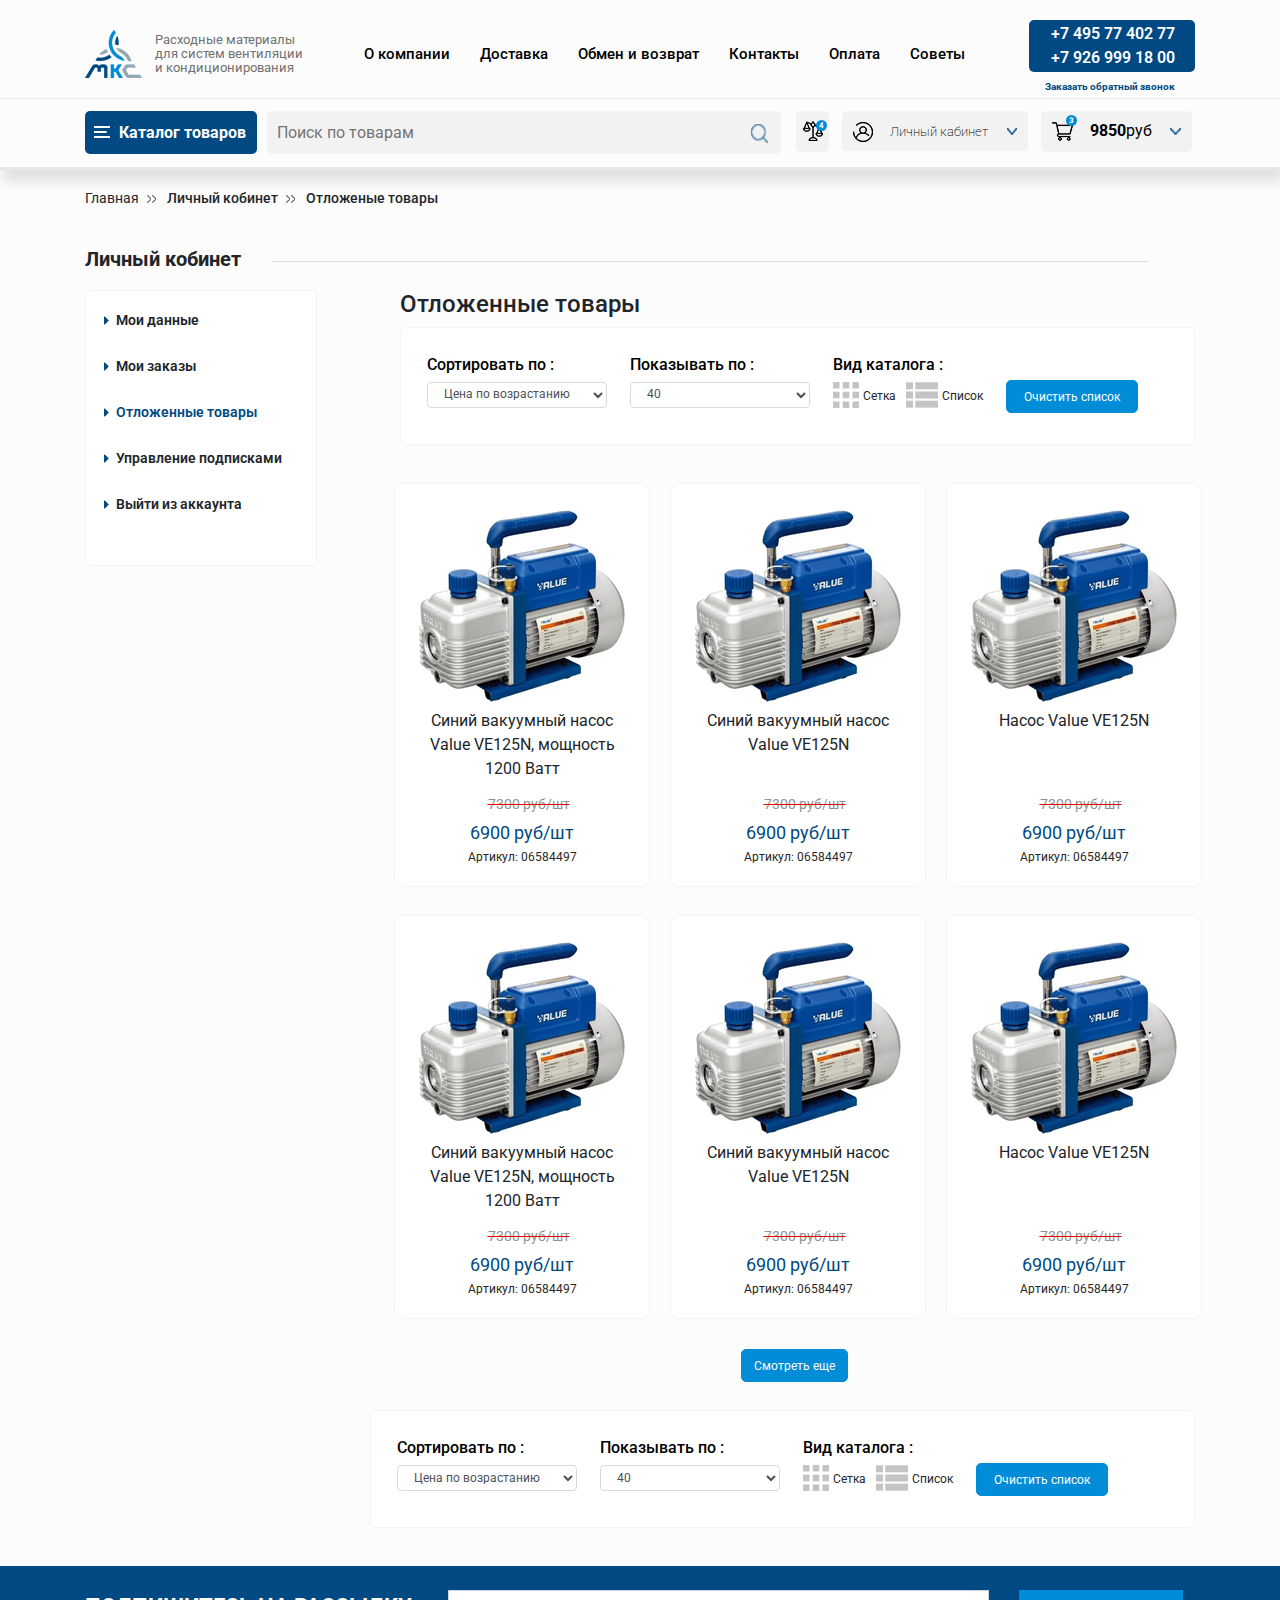
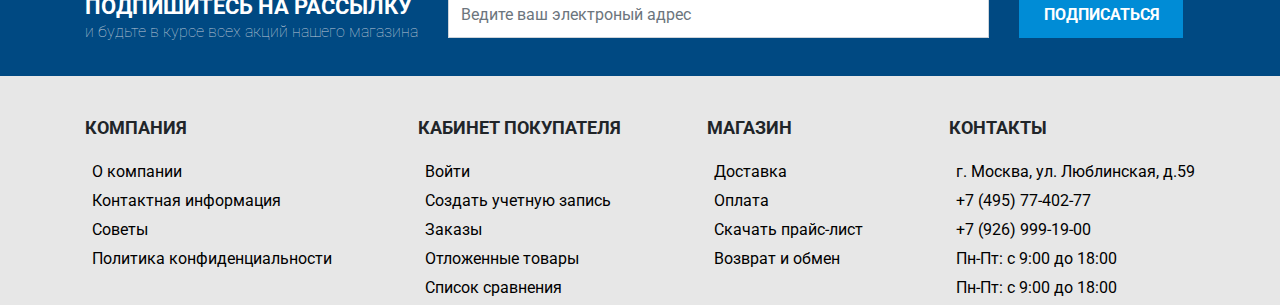
<file: cabinet-goods.html>
<!DOCTYPE html>
<html lang="en">
<head>
	<meta charset="UTF-8">
	<meta name="viewport" content="width=device-width, initial-scale=1, shrink-to-fit=no">
	<title>Document</title>
	<link rel="stylesheet" href="https://stackpath.bootstrapcdn.com/bootstrap/4.3.1/css/bootstrap.min.css" integrity="sha384-ggOyR0iXCbMQv3Xipma34MD+dH/1fQ784/j6cY/iJTQUOhcWr7x9JvoRxT2MZw1T" crossorigin="anonymous">
	<link rel="stylesheet" href="css/style.css">
	<link href="https://fonts.googleapis.com/css?family=Roboto:400,700&display=swap" rel="stylesheet">
	<link rel="stylesheet" href="css/media.css">
	<link rel="stylesheet" href="slick/slick-theme.css">
	<link rel="stylesheet" href="slick/slick.css">
	<link rel="stylesheet" href="https://use.fontawesome.com/releases/v5.8.2/css/all.css" integrity="sha384-oS3vJWv+0UjzBfQzYUhtDYW+Pj2yciDJxpsK1OYPAYjqT085Qq/1cq5FLXAZQ7Ay" crossorigin="anonymous">
</head>
<body>
	<header class="header">
		<div class="header-top">
			<div class="container">
				<div class="header-item header-item   align-items-center">
					<div class="logo d-flex justify-content-start align-items-center">
						<img src="img/logo.png" alt="">
						<span>Расходные материалы <br> для систем вентиляции <br> и кондиционирования</span>
					</div>
					<nav id="menu">
						<a href="#">О компании</a>
						<a href="#">Доставка</a>
						<a href="#">Обмен и возврат</a>
						<a href="#">Контакты</a>
						<a href="#">Оплата</a>
						<a href="#">Советы</a>
					</nav>
					<div class="together">
						<div class="number">
							<a href="tel:7 495 77 402 77">+7 495 77 402 77</a> <br>
							<a href="tel:7 926 999 18 00">+7 926 999 18 00</a>
						</div>
						<div class="btn" id="myBtn"><a href="#">Заказать обратный звонок</a></div>
						<div class="modal">
							<div class="modal-wrapper">
								<div class="modal-header">
									<span class="closeBtn">&times;</span>
								</div>
								<div class="modal-body">
									<form>
										<div class="col">
											<input type="text" class="form-control" placeholder="Имя">
										</div>
										<div class="col">
											<div class="col-padding-top">
												<input type="text" class="form-control" placeholder="Телефон">
											</div>
										</div>
										<div class="col">
											<div class="col-padding-top">
												<input type="text" class="form-control" placeholder="E-mail">
											</div>
										</div>
										<div class="col">
											<div class="col-padding-top">
												<input type="number" class="form-control" placeholder="Дата">
											</div>
										</div>
									</form>
								</div>
								<div class="modal-footer">
									<div class="btn">Заказать обратный званок</div>
								</div>
							</div>
						</div>
					</div>
					<div id="menuToggle">
						<input type="checkbox">
						<span id="span1"></span>
						<span id="span2"></span>
						<span id="span3"></span>
					</div>
				</div>
			</div>
		</div>
		<div class="header-bottom">
			<div class="container">
				<div class="catalog-btn">
					<img src="img/catalog.png" alt="">
					<div class="text">
						<a href="#">Каталог товаров</a>
					</div>
				</div>
				<div class="offset__down-two">
					<div class="page-form">
						<input class="search-txt" type="text" name="" id="search-for"  placeholder="Поиск по товарам">
						<a href="#" class="search-btn">
							<a href="#"><img src="img/poisk.png" alt=""></a>
						</a>
					</div>
					<div class="page-comparison">
						<div class="comparison-btn">
							<div class="icon">
								<a href="#"><img src="img/icon_1.png" alt=""><div class="numeral"><span>4</span></div></a>
							</div>
						</div>
						<div class="office-inline-flex">
							<div class="office-btn">
								<div class="office-icon">
									<img src="img/icon_3.png " class="sm" alt="">
									<span>Личный кабинет</span>
									<img src="img/arrows-top___.png" id="rem" alt="">
								</div>
							</div>

							<div class="office-btn-copy" id="office-btns">
								<div class="span"><a href="#">Заказы</a></div>
								<div class="span-border-tp"><a href="#">Список сравнения</a></div>
								<div class="span-border-top"><a href="#">Отложенные товары</a></div>
								<div class="btns">Войти</div>
								<div class="btn">Регистрация</div>
							</div>
						</div>

						<div class="purchase-inline-flex">
							<div class="purchase-btn">
								<div class="purchase-item">
									<img src="img/icon_4.png" alt=""><div class="theere"><span>3</span></div>
									<span> 9850<b>руб</b> </span>
									<img src="img/arrows-top___.png " id="wi_num" alt="">
								</div>	
							</div>
							<div class="purchase-btn-copy" id="purchase-btns">
								<div class="purchase-btn-item">
									<div class="purchase-btn-inline">
										<div class="purchase-img">
											<img src="img/service_1.png" alt="">
										</div>
									</div>
									<div class="purchase-btn-inline">
										<div class="span">
											Вакуумный насос
											Value VE125N
										</div>
										<p>Артикул: 06584497</p>
										<span>1 шт</span>
									</div>
									<div class="purchase-btn-inline">
										<div class="h1-lg">
											<h5>6900 руб</h5>
											<div class="btn">Удалить</div>
										</div>
									</div>
								</div>
								<div class="purchase-btn-item">
									<div class="purchase-btn-inline">
										<div class="purchase-img">
											<img src="img/service_1.png" alt="">
										</div>
									</div>
									<div class="purchase-btn-inline">
										<div class="span">
											Вакуумный насос
											Value VE125N
										</div>
										<p>Артикул: 06584497</p>
										<span>1 шт</span>
									</div>
									<div class="purchase-btn-inline">
										<div class="h1-lg">
											<h5>6900 руб</h5>
											<div class="btn">Удалить</div>
										</div>
									</div>
								</div>
								<div class="purchase-texts">
									<span>Всего 2 товар (ов) на общую сумму:</span>   
									<h5>9 850 руб</h5>                           
								</div>
								<div class="purchase-btn-two">
									<div class="btn">В корзину</div>
									<div class="btns">Заказать</div>
								</div>
							</div>
						</div>
					</div>
				</div>
			</div>
		</div>
	</header>
	
	<div class="catalog__item">
		<div class="container">
			<div class="catalog__text">
				<div class="span">Главная </div>
				<img src="img/rows.png" alt="">
				<div class="h5">Личный кобинет</div>
				<img src="img/rows.png" alt="">
				<div class="h5">Отложеные товары</div>
			</div>
		</div>
	</div>
	
	<div class="product-info-buy">
		<div class="container">
			<div class="product-info-texts">
				<p>Личный кобинет</p>
				<div class="product-info-lines"></div>
			</div>
		</div>
	</div>

	<section class="speakers">
		<div class="speakers-item">
			<div class="container">
				<div class="row">
					<div class="col-lg-3">
						<div class="speakers-form">
							<div class="data-item">
								<img src="img/arrows-right.png" alt="">
								<div class="span">Мои данные</div>
							</div>
							<div class="data-item">
								<img src="img/arrows-right.png" alt="">
								<div class="span">Мои заказы</div>
							</div>
							<div class="data-item">
								<img src="img/arrows-right.png" alt="">
								<div class="span active">Отложенные товары</div>
							</div>
							<div class="data-item">
								<img src="img/arrows-right.png" alt="">
								<div class="span">Управление подписками</div>
							</div>
							<div class="data-item">
								<img src="img/arrows-right.png" alt="">
								<div class="span">Выйти из аккаунта</div>
							</div>
						</div>
					</div>
					<div class="col-lg-9">
						<div class="speakers-wrapper">
							<h4>Отложенные товары</h4>
							<div class="speakers-wrap">
								<div class="speakers-inline">
									<div class="h4">Сортировать по :</div>
									<div class="speakers-sorting">
										<form action="#">
											<div class="form-group">
												<select class="form-control" id="exampleFormControlSelect1">
													<option>Цена по возрастанию</option>
													<option>Цена по возрастанию</option>
													<option>Цена по возрастанию</option>
												</select>
											</div>
										</form>
									</div>
								</div>
								<div class="speakers-inline">
									<div class="h4">Показывать по :</div>
									<div class="speakers-sorting">
										<form action="#">
											<div class="form-group">
												<select class="form-control" id="exampleFormControlSelect1">
													<option>40</option>
													<option>60</option>
													<option>80</option>
												</select>
											</div>
										</form>
									</div>
								</div>
								<div class="speakers-inline">
									<div class="h4">Вид каталога :</div>
									<div class="speakers-lists">
										<div class="speakers-block">
											<img src="img/catalog_1.png" alt="">
											<div class="text-h6">Сетка</div>
										</div>
										<div class="speakers-block-one ">
											<img src="img/catalog_2.png" class="img-right" alt="">
											<div class="text-h6">Список</div>
										</div>
									</div>
								</div>
								<div class="speakers-inline">
									<div class="button">Очистить список</div>
								</div>
							</div>
						</div>

						<div class="swiper-flex">
							<div class="swiper-slide product">
								<div class="product-disappearance">		
									<a href="#" class="product-img"><img src="img/service.png" alt=""></a>
									<p class="product-name">Синий вакуумный насос Value VE125N, мощность 1200 Ватт</p>
									<div class="about-product">
										<span class="old-price">7300 руб/шт </span>
										<span class="price">6900 руб/шт</span>
										<div class="product-code">Артикул: 06584497</div>
									</div>
									<div class="hover-btns">
										<a href="#"><img src="img/icon-balance.png" alt=""></a>
										<a href="#"><img src="img/icon_heart.png" alt=""></a>
										<a href="#"><img src="img/icon-shopping.png" alt=""></a>
									</div>
								</div>
							</div>
							<div class="swiper-slide product">
								<div class="product-disappearance-two">
									<a href="#" class="product-img"><img src="img/service.png" alt=""></a>
									<p class="product-name">Синий вакуумный насос Value VE125N</p>
									<div class="about-product">
										<span class="old-price">7300 руб/шт </span>
										<span class="price">6900 руб/шт</span>
										<div class="product-code">Артикул: 06584497</div>
									</div>
									<div class="hover-btns">
										<a href="#"><img src="img/icon-balance.png" alt=""></a>
										<a href="#"><img src="img/icon_heart.png" alt=""></a>
										<a href="#"><img src="img/icon-shopping.png" alt=""></a>
									</div>
								</div>
							</div>
							<div class="swiper-slide product">
								<div class="product-disappearance-three">
									<a href="#" class="product-img"><img src="img/service.png" alt=""></a>
								<p class="product-name">Насос Value VE125N</p>
								<div class="about-product">
									<span class="old-price">7300 руб/шт </span>
									<span class="price">6900 руб/шт</span>
									<div class="product-code">Артикул: 06584497</div>
								</div>
								<div class="hover-btns">
									<a href="#"><img src="img/icon-balance.png" alt=""></a>
									<a href="#"><img src="img/icon_heart.png" alt=""></a>
									<a href="#"><img src="img/icon-shopping.png" alt=""></a>
								</div>
							</div>
						</div>
						</div>

						<div class="swiper-flex">
							<div class="swiper-slide product">
								<div class="product-disappearance">		
									<a href="#" class="product-img"><img src="img/service.png" alt=""></a>
									<p class="product-name">Синий вакуумный насос Value VE125N, мощность 1200 Ватт</p>
									<div class="about-product">
										<span class="old-price">7300 руб/шт </span>
										<span class="price">6900 руб/шт</span>
										<div class="product-code">Артикул: 06584497</div>
									</div>
									<div class="hover-btns">
										<a href="#"><img src="img/icon-balance.png" alt=""></a>
										<a href="#"><img src="img/icon_heart.png" alt=""></a>
										<a href="#"><img src="img/icon-shopping.png" alt=""></a>
									</div>
								</div>
							</div>
							<div class="swiper-slide product">
								<div class="product-disappearance-two">
									<a href="#" class="product-img"><img src="img/service.png" alt=""></a>
									<p class="product-name">Синий вакуумный насос Value VE125N</p>
									<div class="about-product">
										<span class="old-price">7300 руб/шт </span>
										<span class="price">6900 руб/шт</span>
										<div class="product-code">Артикул: 06584497</div>
									</div>
									<div class="hover-btns">
										<a href="#"><img src="img/icon-balance.png" alt=""></a>
										<a href="#"><img src="img/icon_heart.png" alt=""></a>
										<a href="#"><img src="img/icon-shopping.png" alt=""></a>
									</div>
								</div>
							</div>
							<div class="swiper-slide product">
								<div class="product-disappearance-three">
									<a href="#" class="product-img"><img src="img/service.png" alt=""></a>
								<p class="product-name">Насос Value VE125N</p>
								<div class="about-product">
									<span class="old-price">7300 руб/шт </span>
									<span class="price">6900 руб/шт</span>
									<div class="product-code">Артикул: 06584497</div>
								</div>
								<div class="hover-btns">
									<a href="#"><img src="img/icon-balance.png" alt=""></a>
									<a href="#"><img src="img/icon_heart.png" alt=""></a>
									<a href="#"><img src="img/icon-shopping.png" alt=""></a>
								</div>
							</div>
						</div>
						</div>
						<div class="btn">Смотреть еще</div>

						<div class="speakers-wrap">
								<div class="speakers-inline">
									<div class="h4">Сортировать по :</div>
									<div class="speakers-sorting">
										<form action="#">
											<div class="form-group">
												<select class="form-control" id="exampleFormControlSelect1">
													<option>Цена по возрастанию</option>
													<option>Цена по возрастанию</option>
													<option>Цена по возрастанию</option>
												</select>
											</div>
										</form>
									</div>
								</div>
								<div class="speakers-inline">
									<div class="h4">Показывать по :</div>
									<div class="speakers-sorting">
										<form action="#">
											<div class="form-group">
												<select class="form-control" id="exampleFormControlSelect1">
													<option>40</option>
													<option>60</option>
													<option>80</option>
												</select>
											</div>
										</form>
									</div>
								</div>
								<div class="speakers-inline">
									<div class="h4">Вид каталога :</div>
									<div class="speakers-lists">
										<div class="speakers-block">
											<img src="img/catalog_1.png" alt="">
											<div class="text-h6">Сетка</div>
										</div>
										<div class="speakers-block-one ">
											<img src="img/catalog_2.png" class="img-right" alt="">
											<div class="text-h6">Список</div>
										</div>
									</div>
								</div>
								<div class="speakers-inline">
									<div class="button">Очистить список</div>
								</div>
							</div>
					</div>
				</div>
			</div>
		</div>
	</section>
	

	<div class="form-wrapper">
	<div class="container ">
		<div class="form-cen d-flex">
			<div class="form-text">
				<h2>Подпишитесь на рассылку</h2>
				<p>и будьте в курсе всех акций нашего магазина</p>
			</div>
			<form>
				<div class="form">
					<div class="form-group">
						<input type="email" class="form-control" id="inputEmail4" placeholder="Ведите ваш электроный адрес">
					</div>
				</div>
			</form>
			<div class="form-btn"><a href="#">Подписаться</a></div>
		</div>
	</div>
</div>

<footer>
	<div class="footer">
		<div class="container">
			<div class="footer-cent d-flex justify-content-between">
				<div class="block-wrap">
					<h2>Компания</h2>
					<div class="block-link">
						<a href="#">
							<i class="fas fa-angle-right"></i>
							<div class="tx-btn">О компании</div>
						</a>
					</div>
					<div class="block-link">
						<a href="#">
							<i class="fas fa-angle-right"></i>
							<div class="tx-btn">Контактная информация</div>
						</a>
					</div>
					<div class="block-link">
						<a href="#">
							<i class="fas fa-angle-right"></i>
							<div class="tx-btn">Советы</div>
						</a>
					</div>
					<div class="block-link">
						<a href="#">
							<i class="fas fa-angle-right"></i>
							<div class="tx-btn">Политика конфиденциальности</div>
						</a>
					</div>
				</div>
				<div class="block-wrap">
					<h2>Кабинет покупателя</h2>
					<div class="block-link">
						<a href="#">
							<i class="fas fa-angle-right"></i>
							<div class="tx-btn">Войти</div>
						</a>
					</div>
					<div class="block-link">
						<a href="#">
							<i class="fas fa-angle-right"></i>
							<div class="tx-btn">Создать учетную запись</div>
						</a>
					</div>
					<div class="block-link">
						<a href="#">
							<i class="fas fa-angle-right"></i>
							<div class="tx-btn">Заказы</div>
						</a>
					</div>
					<div class="block-link">
						<a href="#">
							<i class="fas fa-angle-right"></i>
							<div class="tx-btn">Отложенные товары</div>
						</a>
					</div>
					<div class="block-link">
						<a href="#">
							<i class="fas fa-angle-right"></i>
							<div class="tx-btn">Список сравнения</div>
						</a>
					</div>
				</div>
				<div class="block-wrap ">
					<h2>Магазин</h2>
					<div class="block-link">
						<a href="#">
							<i class="fas fa-angle-right"></i>
							<div class="tx-btn">Доставка</div>
						</a>
					</div>
					<div class="block-link">
						<a href="#">
							<i class="fas fa-angle-right"></i>
							<div class="tx-btn">Оплата</div>
						</a>
					</div>
					<div class="block-link">
						<a href="#">
							<i class="fas fa-angle-right"></i>
							<div class="tx-btn">Скачать прайс-лист</div>
						</a>
					</div>
					<div class="block-link">
						<a href="#">
							<i class="fas fa-angle-right"></i>
							<div class="tx-btn">Возврат и обмен</div>
						</a>
					</div>
				</div>
				<div class="block-wrap left">
					<h2>Контакты</h2>
					<div class="block-link">
						<a href="#">
							<i class="fas fa-map-marker-alt"></i>
							<div class="tx-btn">г. Москва, ул. Люблинская, д.59</div>
						</a>
					</div>
					<div class="block-link">
						<a href="#">
							<i class="fas fa-phone"></i>
							<div class="tx-btn">+7 (495) 77-402-77</div>
						</a>
					</div>
					<div class="block-link">
						<a href="#">
							<i class="fas fa-phone"></i>
							<div class="tx-btn">+7 (926) 999-19-00</div>
						</a>
					</div>
					<div class="block-link">
						<a href="#">
							<i class="fas fa-clock"></i>
							<div class="tx-btn"> Пн-Пт: с 9:00 до 18:00</div>
						</a>
					</div>
					<div class="block-link">
						<a href="#">
							<i class="fas fa-envelope"></i>
							<div class="tx-btn"> Пн-Пт: с 9:00 до 18:00</div>
						</a>
					</div>
				</div>
			</div>
		</div>
	</div>
</footer>

<script src="https://cdnjs.cloudflare.com/ajax/libs/popper.js/1.14.7/umd/popper.min.js" integrity="sha384-UO2eT0CpHqdSJQ6hJty5KVphtPhzWj9WO1clHTMGa3JDZwrnQq4sF86dIHNDz0W1" crossorigin="anonymous"></script>
<script src="js/jquery.js"></script>
<script src="js/bootstrap.min.js"></script>
<script src="slick/slick.min.js"></script>
<script src="js/script.js"></script>
</body>
</html>
</file>
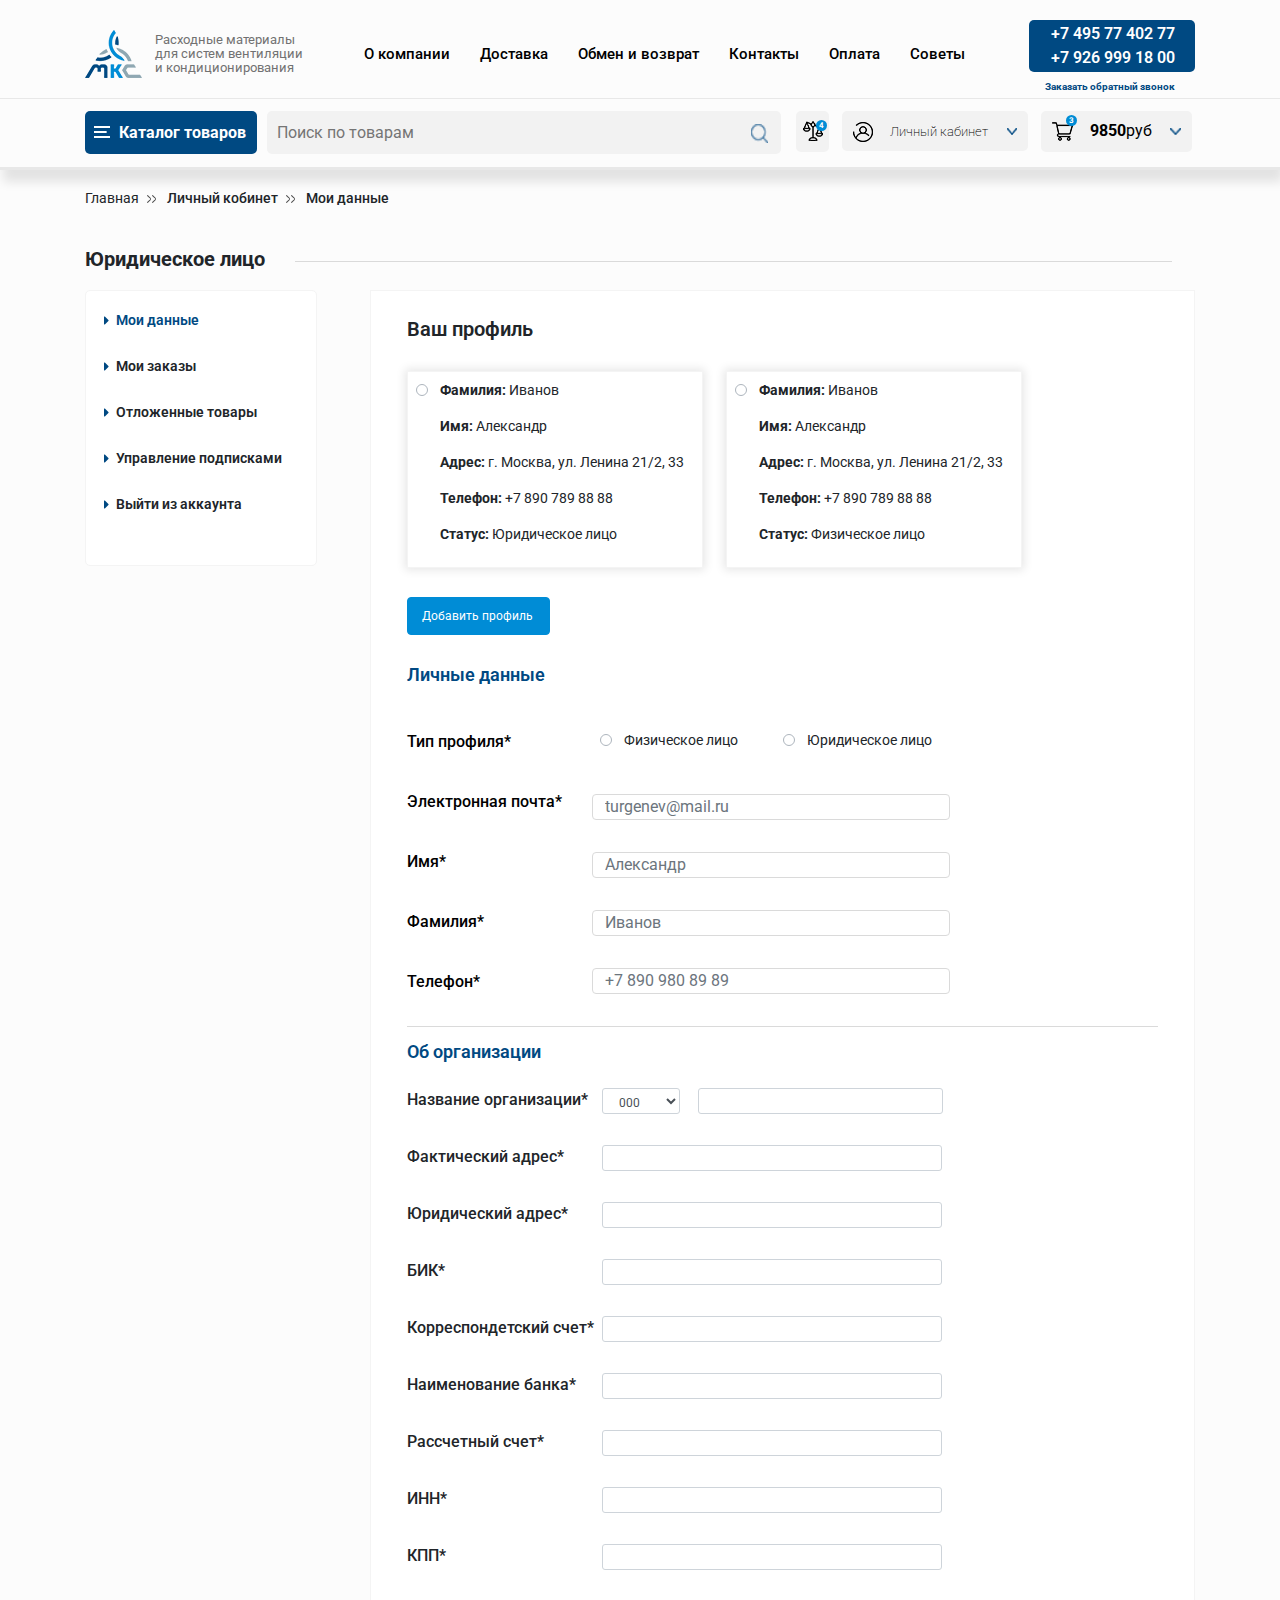
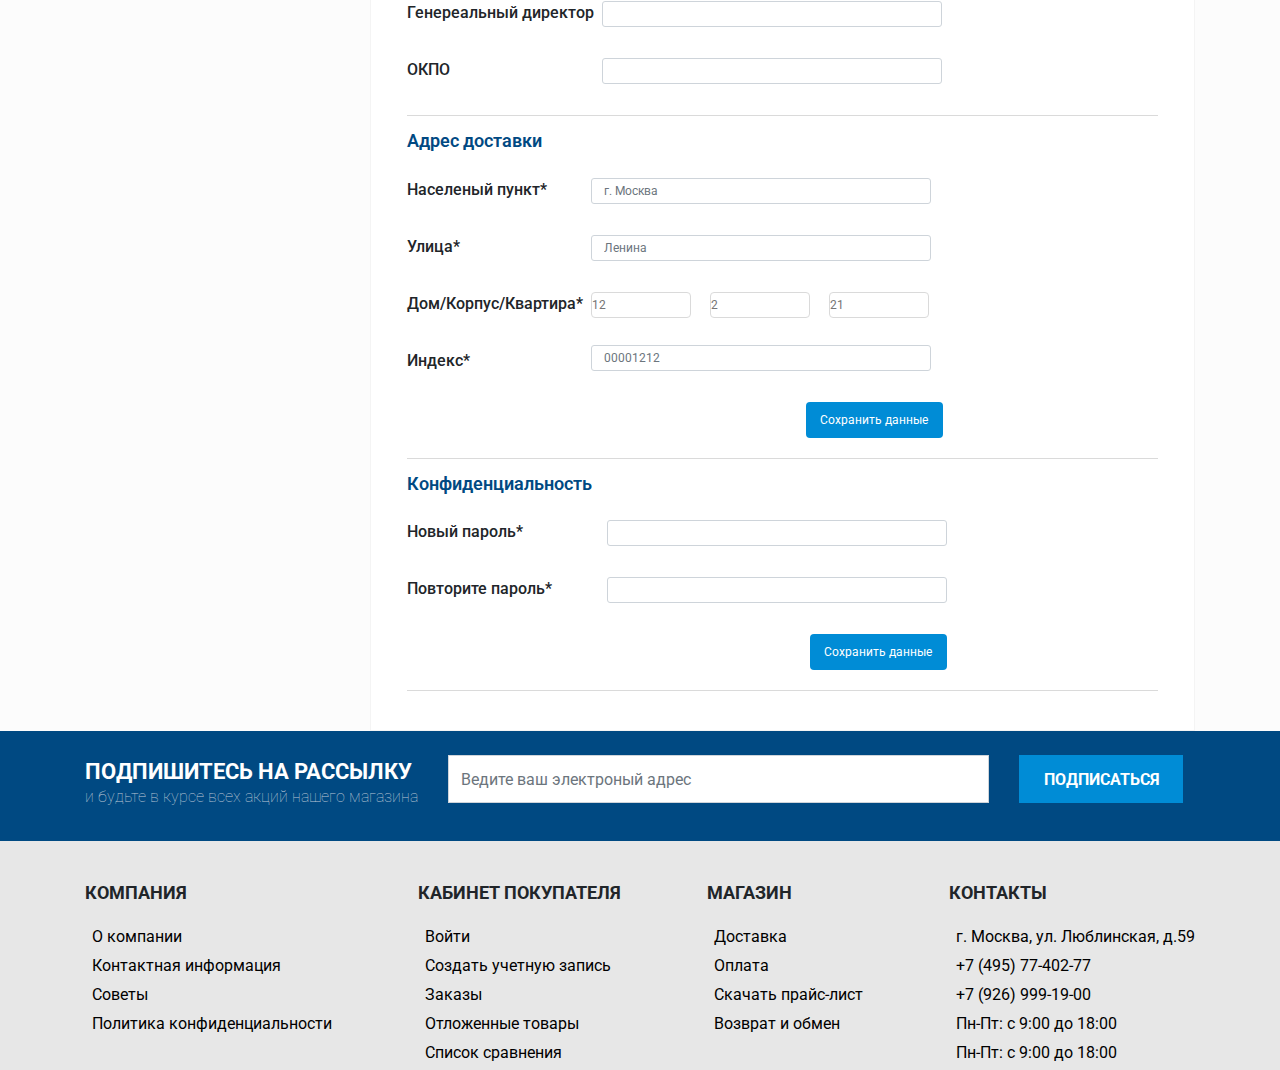
<file: cabinet-profile.html>
<!DOCTYPE html>
<html lang="en">
<head>
	<meta charset="UTF-8">
	<meta name="viewport" content="width=device-width, initial-scale=1, shrink-to-fit=no">
	<title>Document</title>
	<link rel="stylesheet" href="https://stackpath.bootstrapcdn.com/bootstrap/4.3.1/css/bootstrap.min.css" integrity="sha384-ggOyR0iXCbMQv3Xipma34MD+dH/1fQ784/j6cY/iJTQUOhcWr7x9JvoRxT2MZw1T" crossorigin="anonymous">
	<link rel="stylesheet" href="css/style.css">
	<link href="https://fonts.googleapis.com/css?family=Roboto:400,700&display=swap" rel="stylesheet">
	<link rel="stylesheet" href="css/media.css">
	<link rel="stylesheet" href="slick/slick-theme.css">
	<link rel="stylesheet" href="slick/slick.css">
	<link rel="stylesheet" href="https://use.fontawesome.com/releases/v5.8.2/css/all.css" integrity="sha384-oS3vJWv+0UjzBfQzYUhtDYW+Pj2yciDJxpsK1OYPAYjqT085Qq/1cq5FLXAZQ7Ay" crossorigin="anonymous">
</head>
<body>
	<header class="header">
		<div class="header-top">
			<div class="container">
				<div class="header-item header-item   align-items-center">
					<div class="logo d-flex justify-content-start align-items-center">
						<img src="img/logo.png" alt="">
						<span>Расходные материалы <br> для систем вентиляции <br> и кондиционирования</span>
					</div>
					<nav id="menu">
						<a href="#">О компании</a>
						<a href="#">Доставка</a>
						<a href="#">Обмен и возврат</a>
						<a href="#">Контакты</a>
						<a href="#">Оплата</a>
						<a href="#">Советы</a>
					</nav>
					<div class="together">
						<div class="number">
							<a href="tel:7 495 77 402 77">+7 495 77 402 77</a> <br>
							<a href="tel:7 926 999 18 00">+7 926 999 18 00</a>
						</div>
						<div class="btn" id="myBtn"><a href="#">Заказать обратный звонок</a></div>
						<div class="modal">
							<div class="modal-wrapper">
								<div class="modal-header">
									<span class="closeBtn">&times;</span>
								</div>
								<div class="modal-body">
									<form>
										<div class="col">
											<input type="text" class="form-control" placeholder="Имя">
										</div>
										<div class="col">
											<div class="col-padding-top">
												<input type="text" class="form-control" placeholder="Телефон">
											</div>
										</div>
										<div class="col">
											<div class="col-padding-top">
												<input type="text" class="form-control" placeholder="E-mail">
											</div>
										</div>
										<div class="col">
											<div class="col-padding-top">
												<input type="number" class="form-control" placeholder="Дата">
											</div>
										</div>
									</form>
								</div>
								<div class="modal-footer">
									<div class="btn">Заказать обратный званок</div>
								</div>
							</div>
						</div>
					</div>
					<div id="menuToggle">
						<input type="checkbox">
						<span id="span1"></span>
						<span id="span2"></span>
						<span id="span3"></span>
					</div>
				</div>
			</div>
		</div>
		<div class="header-bottom">
			<div class="container">
				<div class="catalog-btn">
					<img src="img/catalog.png" alt="">
					<div class="text">
						<a href="catalog.html">Каталог товаров</a>
					</div>
				</div>
				<div class="offset__down-two">
					<div class="page-form">
						<input class="search-txt" type="text" name="" id="search-for"  placeholder="Поиск по товарам">
						<a href="#" class="search-btn">
							<a href="#"><img src="img/poisk.png" alt=""></a>
						</a>
					</div>
					<div class="page-comparison">
						<div class="comparison-btn">
							<div class="icon">
								<a href="#"><img src="img/icon_1.png" alt=""><div class="numeral"><span>4</span></div></a>
							</div>
						</div>
						<div class="office-inline-flex">
							<div class="office-btn">
								<div class="office-icon">
									<img src="img/icon_3.png " class="sm" alt="">
									<span>Личный кабинет</span>
									<img src="img/arrows-top___.png" id="rem" alt="">
								</div>
							</div>

							<div class="office-btn-copy" id="office-btns">
								<div class="span"><a href="#">Заказы</a></div>
								<div class="span-border-tp"><a href="#">Список сравнения</a></div>
								<div class="span-border-top"><a href="#">Отложенные товары</a></div>
								<div class="btns">Войти</div>
								<div class="btn">Регистрация</div>
							</div>
						</div>

						<div class="purchase-inline-flex">
							<div class="purchase-btn">
								<div class="purchase-item">
									<img src="img/icon_4.png" alt=""><div class="theere"><span>3</span></div>
									<span> 9850<b>руб</b> </span>
									<img src="img/arrows-top___.png " id="wi_num" alt="">
								</div>	
							</div>
							<div class="purchase-btn-copy" id="purchase-btns">
								<div class="purchase-btn-item">
									<div class="purchase-btn-inline">
										<div class="purchase-img">
											<img src="img/service_1.png" alt="">
										</div>
									</div>
									<div class="purchase-btn-inline">
										<div class="span">
											Вакуумный насос
											Value VE125N
										</div>
										<p>Артикул: 06584497</p>
										<span>1 шт</span>
									</div>
									<div class="purchase-btn-inline">
										<div class="h1-lg">
											<h5>6900 руб</h5>
											<div class="btn">Удалить</div>
										</div>
									</div>
								</div>
								<div class="purchase-btn-item">
									<div class="purchase-btn-inline">
										<div class="purchase-img">
											<img src="img/service_1.png" alt="">
										</div>
									</div>
									<div class="purchase-btn-inline">
										<div class="span">
											Вакуумный насос
											Value VE125N
										</div>
										<p>Артикул: 06584497</p>
										<span>1 шт</span>
									</div>
									<div class="purchase-btn-inline">
										<div class="h1-lg">
											<h5>6900 руб</h5>
											<div class="btn">Удалить</div>
										</div>
									</div>
								</div>
								<div class="purchase-texts">
									<span>Всего 2 товар (ов) на общую сумму:</span>   
									<h5>9 850 руб</h5>                           
								</div>
								<div class="purchase-btn-two">
									<div class="btn">В корзину</div>
									<div class="btns">Заказать</div>
								</div>
							</div>
						</div>
					</div>
				</div>
			</div>
		</div>
	</header>
	
	<div class="catalog__item">
		<div class="container">
			<div class="catalog__text">
				<div class="span">Главная </div>
				<img src="img/rows.png" alt="">
				<div class="h5">Личный кобинет</div>
				<img src="img/rows.png" alt="">
				<div class="h5">Мои данные</div>
			</div>
		</div>
	</div>

	<div class="product-info-buy">
		<div class="container">
			<div class="product-info-texts">
				<p>Юридическое лицо</p>
				<div class="product-info-lines"></div>
			</div>
		</div>
	</div>

	<section class="profile">
		<div class="container">
			<div class="row">
				<div class="col-lg-3">
					<div class="speakers-form">
						<div class="data-item">
							<img src="img/arrows-right.png" alt="">
							<div class="span active">Мои данные</div>
						</div>
						<div class="data-item">
							<img src="img/arrows-right.png" alt="">
							<div class="span">Мои заказы</div>
						</div>
						<div class="data-item">
							<img src="img/arrows-right.png" alt="">
							<div class="span">Отложенные товары</div>
						</div>
						<div class="data-item">
							<img src="img/arrows-right.png" alt="">
							<div class="span">Управление подписками</div>
						</div>
						<div class="data-item">
							<img src="img/arrows-right.png" alt="">
							<div class="span">Выйти из аккаунта</div>
						</div>
					</div>
				</div>
				<div class="col-lg-9">
					<div class="profile-wrapper">
						<h1>Ваш профиль</h1>
						<div class="user-inline">
							<div class="user-item">
								<div class="fill-fields">
									<div class="fill-fields-item">

										<div class="data-checkbox">
											<div class="custom-control custom-checkbox">
												<input type="checkbox" class="custom-control-input" id="customCheck1">
												<label class="custom-control-label" for="customCheck1"></label>
											</div>
											<div class="teext">
												<p><b>Фамилия:</b> Иванов</p>	
												<p><b>Имя:</b> Александр</p> 
												<p><b>Адрес:</b> г. Москва, ул. Ленина 21/2, 33</p> 
												<p><b>Телефон:</b> +7 890 789 88 88</p> 
												<p><b>Статус:</b> Юридическое лицо</p>
											</div>	
										</div>
									</div>
								</div>
							</div>
							<div class="user-item">
								<div class="fill-fields">
									<div class="fill-fields-item">
										<div class="data-checkbox">
											<div class="custom-control custom-checkbox">
												<input type="checkbox" class="custom-control-input" id="customCheck2">
												<label class="custom-control-label" for="customCheck2"></label>
											</div>
											<div class="teext">
												<p><b>Фамилия:</b> Иванов</p>	
												<p><b>Имя:</b> Александр</p> 
												<p><b>Адрес:</b> г. Москва, ул. Ленина 21/2, 33</p> 
												<p><b>Телефон:</b> +7 890 789 88 88</p> 
												<p><b>Статус:</b> Физическое лицо</p>
											</div>	
										</div>
									</div>
								</div>
							</div>
						</div>
						<div class="button">Добавить профиль</div>

						<div class="data-user-copy">
							<div class="h5">Личные данные</div>
							<div class="data-inline">
								<div class="data-block">
									<div class="data-text">
										<li>Тип профиля*</li>
										<li>Электронная почта*</li>
										<li>Имя*</li>
										<li>Фамилия*</li>
										<li>Телефон*</li>
									</div>
								</div>
								<div class="data-block">
									<div class="data-bottom">
										<div class="data-checkbox">
											<div class="custom-control custom-checkbox">
												<input type="checkbox" class="custom-control-input" id="customCheck3">
												<label class="custom-control-label" for="customCheck3">Физическое лицо</label>
											</div>
											<div class="custom-control custom-checkbox" id="customsCheck2">
												<input type="checkbox" class="custom-control-input" id="customCheck4">
												<label class="custom-control-label" for="customCheck4">Юридическое лицо</label>
											</div>
										</div>
									</div>
									<div class="data-check">
										<div class="registering">
											<form>
												<div class="form-group">
													<input type="email" class="form-control" id="inputEmail4" placeholder="turgenev@mail.ru">
												</div>
											</form>
										</div>	
										<div class="registering">
											<form>
												<div class="form-group">
													<input type="name" class="form-control" id="inputName4" placeholder="Александр">
												</div>
											</form>
										</div>
										<div class="registering">
											<form>
												<div class="form-group">
													<input type="surname" class="form-control" id="inputSurname4" placeholder="Иванов">
												</div>
											</form>
										</div>
										<div class="registering">
											<form>
												<div class="form-group">
													<input type="phone" class="form-control" id="inputPhone4" placeholder="+7 890 980 89 89">
												</div>
											</form>
										</div>	
									</div>
								</div>
							</div>
						</div>

						<div class="user-data">
							<div class="h5">Об организации</div>
							<div class="user-flex">
								<div class="personal-data">
									<div class="title-text">
										<li>Название организации*</li>
										<li>Фактический адрес*</li>
										<li>Юридический адрес*</li>
										<li>БИК*</li>
										<li>Корреспондетский счет*</li>
										<li>Наименование банка*</li>
										<li>Рассчетный счет*</li>
										<li>ИНН*</li>
										<li>КПП*</li>
										<li>Генереальный директор</li>
										<li>ОКПО</li>
									</div>
								</div>
								<div class="personal-data">
									<div class="input-title">
										<form action="#">
											<div class="form-inline">
												<div class="form-group">
													<select id="inputState" class="form-control">
														<option selected>000</option>
														<option>000</option>
														<option>000</option>
													</select>
												</div>
												<div class="form-group" id="change">
													<input type="name" class="form-control" id="inputName4" placeholder="">
												</div>
											</div>
											<div class="form-group">
												<input type="name" class="form-control" id="inputName4" placeholder="">
											</div>
											<div class="form-group">
												<input type="name" class="form-control" id="inputName4" placeholder="">
											</div>

											<div class="form-group">
												<input type="name" class="form-control" id="inputName4" placeholder="">
											</div>

											<div class="form-group">
												<input type="name" class="form-control" id="inputName4" placeholder="">
											</div>

											<div class="form-group">
												<input type="name" class="form-control" id="inputName4" placeholder="">
											</div>

											<div class="form-group">
												<input type="name" class="form-control" id="inputName4" placeholder="">
											</div>

											<div class="form-group">
												<input type="name" class="form-control" id="inputName4" placeholder="">
											</div>

											<div class="form-group">
												<input type="name" class="form-control" id="inputName4" placeholder="">
											</div>

											<div class="form-group">
												<input type="name" class="form-control" id="inputName4" placeholder="">
											</div>

											<div class="form-group">
												<input type="name" class="form-control" id="inputName4" placeholder="">
											</div>
										</form>
									</div>
								</div>
							</div>
						</div> 
						<div class="user-data">
							<div class="h5">Адрес доставки</div>
							<div class="user-flex">
								<div class="personal-data">
									<div class="title-text">
										<li>Населеный пункт*</li>
										<li>Улица*</li>
										<li>Дом/Корпус/Квартира*</li>
										<li>Индекс*</li>
									</div>
								</div>
								<div class="personal-data">
									<form action="#">
										<div class="form-group">
											<input type="name" class="form-control" id="inputName4" placeholder="г. Москва">
										</div>

										<div class="form-group">
											<input type="name" class="form-control" id="inputName4" placeholder="Ленина">
										</div>

										<div class="request-inline-copy">
											<div class="form-flex">
												<div class="form-centend">
													<div class="form-row">
														<div class="padding-null">
															<input type="text" class="form-controls" id="validationDefault03" placeholder="12" required>
														</div>
														<div class="padding-null">
															<input type="text" class="form-controls" id="validationDefault04" placeholder="2" required>
														</div>
														<div class="padding-null">
															<input type="text" class="form-controls" id="validationDefault05" placeholder="21" required>
														</div>
													</div>
												</div>
											</div>
										</div>

										<div class="form-group">
											<input type="name" class="form-control" id="inputName4" placeholder="00001212">
										</div>

										<div class="btns">Сохранить данные</div>
									</form>
								</div>
							</div>
						</div>

						<div class="user-data">
							<div class="h5">Конфиденциальность</div>
							<div class="user-flex">
								<div class="personal-data-one">
									<div class="title-text">
										<li>Новый пароль*</li>
										<li>Повторите пароль*</li>
									</div>
								</div>
								<div class="personal-data-one">
									<form action="#">
										<div class="form-group">
											<input type="name" class="form-control" id="inputName4" placeholder="">
										</div>

										<div class="form-group">
											<input type="name" class="form-control" id="inputName4" placeholder="">
										</div>
										<div class="btns">Сохранить данные</div>
									</form>
								</div>
							</div>
						</div>
					</div>
				</section>


				<div class="form-wrapper">
					<div class="container ">
						<div class="form-cen d-flex">
							<div class="form-text">
								<h2>Подпишитесь на рассылку</h2>
								<p>и будьте в курсе всех акций нашего магазина</p>
							</div>
							<form>
								<div class="form">
									<div class="form-group">
										<input type="email" class="form-control" id="inputEmail4" placeholder="Ведите ваш электроный адрес">
									</div>
								</div>
							</form>
							<div class="form-btn"><a href="#">Подписаться</a></div>
						</div>
					</div>
				</div>

				<footer>
					<div class="footer">
						<div class="container">
							<div class="footer-cent d-flex justify-content-between">
								<div class="block-wrap">
									<h2>Компания</h2>
									<div class="block-link">
										<a href="#">
											<i class="fas fa-angle-right"></i>
											<div class="tx-btn">О компании</div>
										</a>
									</div>
									<div class="block-link">
										<a href="#">
											<i class="fas fa-angle-right"></i>
											<div class="tx-btn">Контактная информация</div>
										</a>
									</div>
									<div class="block-link">
										<a href="#">
											<i class="fas fa-angle-right"></i>
											<div class="tx-btn">Советы</div>
										</a>
									</div>
									<div class="block-link">
										<a href="#">
											<i class="fas fa-angle-right"></i>
											<div class="tx-btn">Политика конфиденциальности</div>
										</a>
									</div>
								</div>
								<div class="block-wrap">
									<h2>Кабинет покупателя</h2>
									<div class="block-link">
										<a href="#">
											<i class="fas fa-angle-right"></i>
											<div class="tx-btn">Войти</div>
										</a>
									</div>
									<div class="block-link">
										<a href="#">
											<i class="fas fa-angle-right"></i>
											<div class="tx-btn">Создать учетную запись</div>
										</a>
									</div>
									<div class="block-link">
										<a href="#">
											<i class="fas fa-angle-right"></i>
											<div class="tx-btn">Заказы</div>
										</a>
									</div>
									<div class="block-link">
										<a href="#">
											<i class="fas fa-angle-right"></i>
											<div class="tx-btn">Отложенные товары</div>
										</a>
									</div>
									<div class="block-link">
										<a href="#">
											<i class="fas fa-angle-right"></i>
											<div class="tx-btn">Список сравнения</div>
										</a>
									</div>
								</div>
								<div class="block-wrap ">
									<h2>Магазин</h2>
									<div class="block-link">
										<a href="#">
											<i class="fas fa-angle-right"></i>
											<div class="tx-btn">Доставка</div>
										</a>
									</div>
									<div class="block-link">
										<a href="#">
											<i class="fas fa-angle-right"></i>
											<div class="tx-btn">Оплата</div>
										</a>
									</div>
									<div class="block-link">
										<a href="#">
											<i class="fas fa-angle-right"></i>
											<div class="tx-btn">Скачать прайс-лист</div>
										</a>
									</div>
									<div class="block-link">
										<a href="#">
											<i class="fas fa-angle-right"></i>
											<div class="tx-btn">Возврат и обмен</div>
										</a>
									</div>
								</div>
								<div class="block-wrap left">
									<h2>Контакты</h2>
									<div class="block-link">
										<a href="#">
											<i class="fas fa-map-marker-alt"></i>
											<div class="tx-btn">г. Москва, ул. Люблинская, д.59</div>
										</a>
									</div>
									<div class="block-link">
										<a href="#">
											<i class="fas fa-phone"></i>
											<div class="tx-btn">+7 (495) 77-402-77</div>
										</a>
									</div>
									<div class="block-link">
										<a href="#">
											<i class="fas fa-phone"></i>
											<div class="tx-btn">+7 (926) 999-19-00</div>
										</a>
									</div>
									<div class="block-link">
										<a href="#">
											<i class="fas fa-clock"></i>
											<div class="tx-btn"> Пн-Пт: с 9:00 до 18:00</div>
										</a>
									</div>
									<div class="block-link">
										<a href="#">
											<i class="fas fa-envelope"></i>
											<div class="tx-btn"> Пн-Пт: с 9:00 до 18:00</div>
										</a>
									</div>
								</div>
							</div>
						</div>
					</div>
				</footer>


	<script src="https://cdnjs.cloudflare.com/ajax/libs/popper.js/1.14.7/umd/popper.min.js" integrity="sha384-UO2eT0CpHqdSJQ6hJty5KVphtPhzWj9WO1clHTMGa3JDZwrnQq4sF86dIHNDz0W1" crossorigin="anonymous"></script>
	<script src="js/jquery.js"></script>
	<script src="js/bootstrap.min.js"></script>
	<script src="slick/slick.min.js"></script>
	<script src="js/script.js"></script>
</body>
</html>
</file>
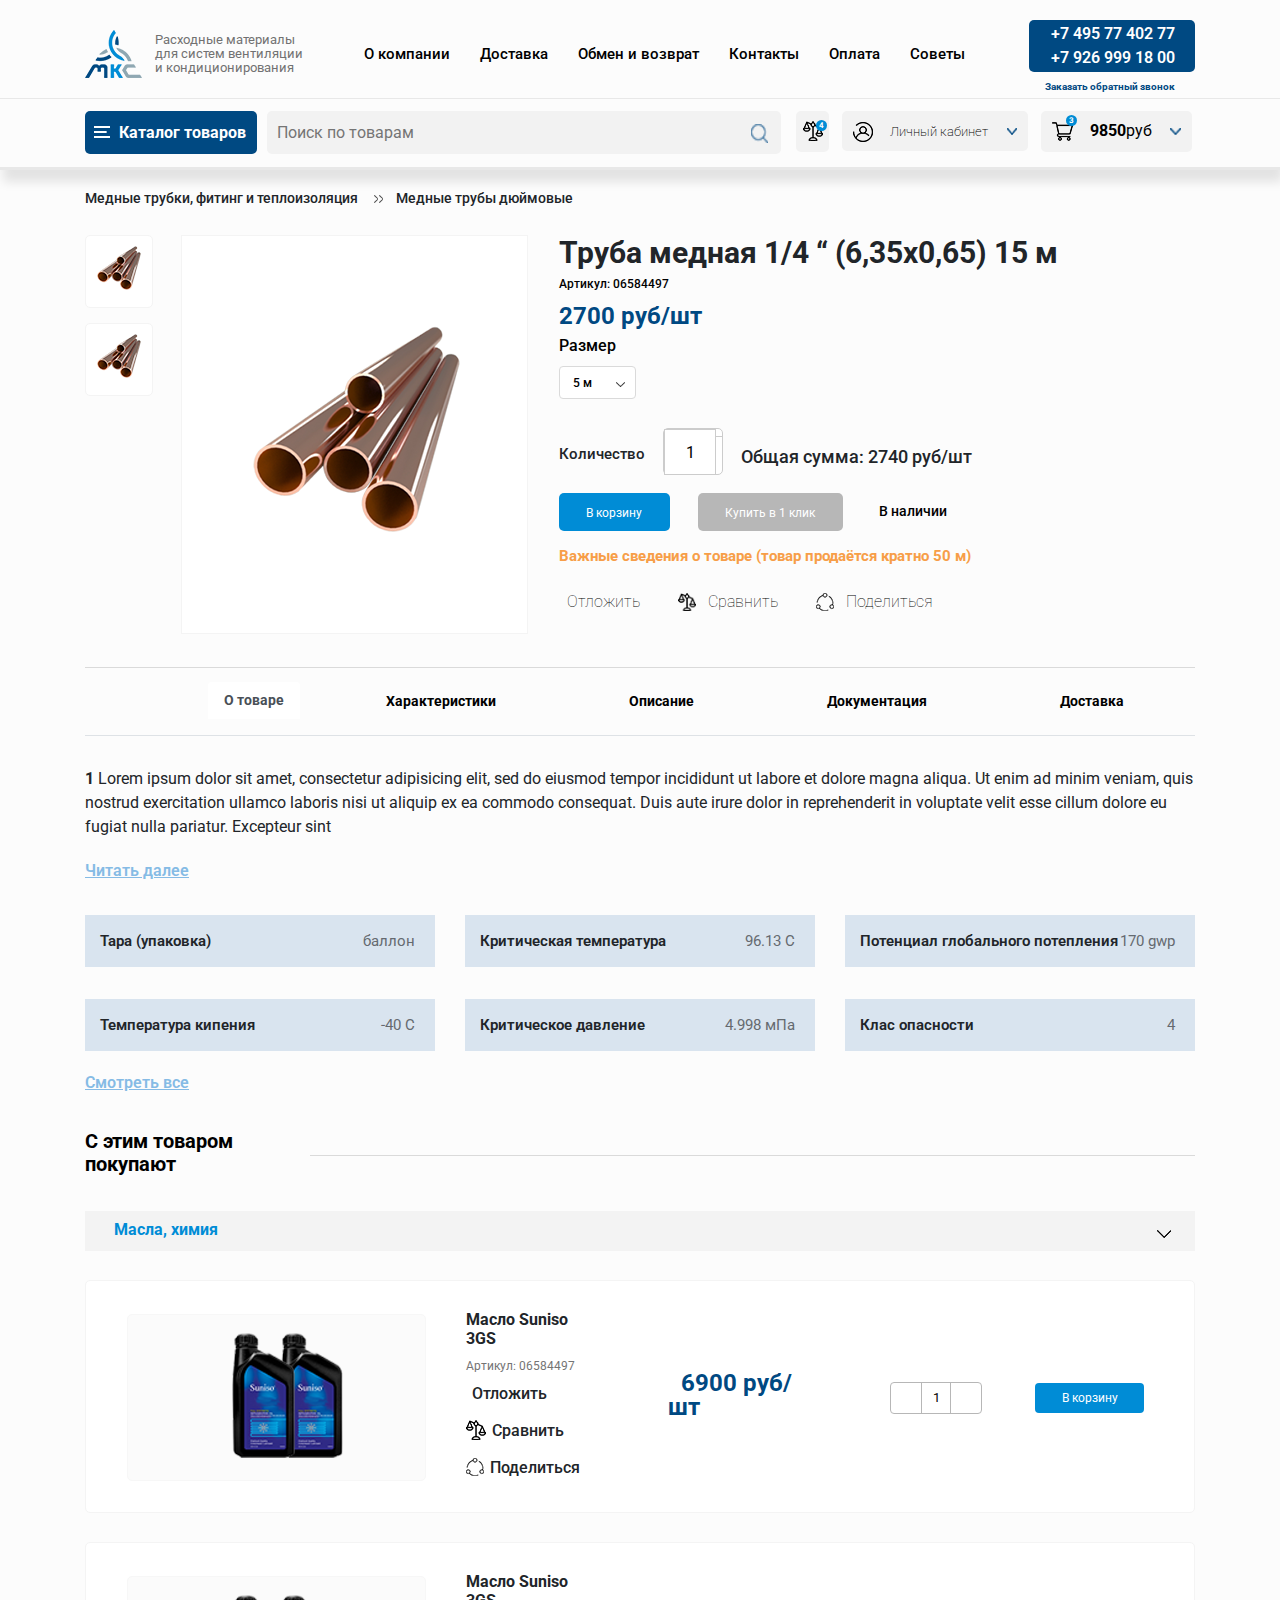
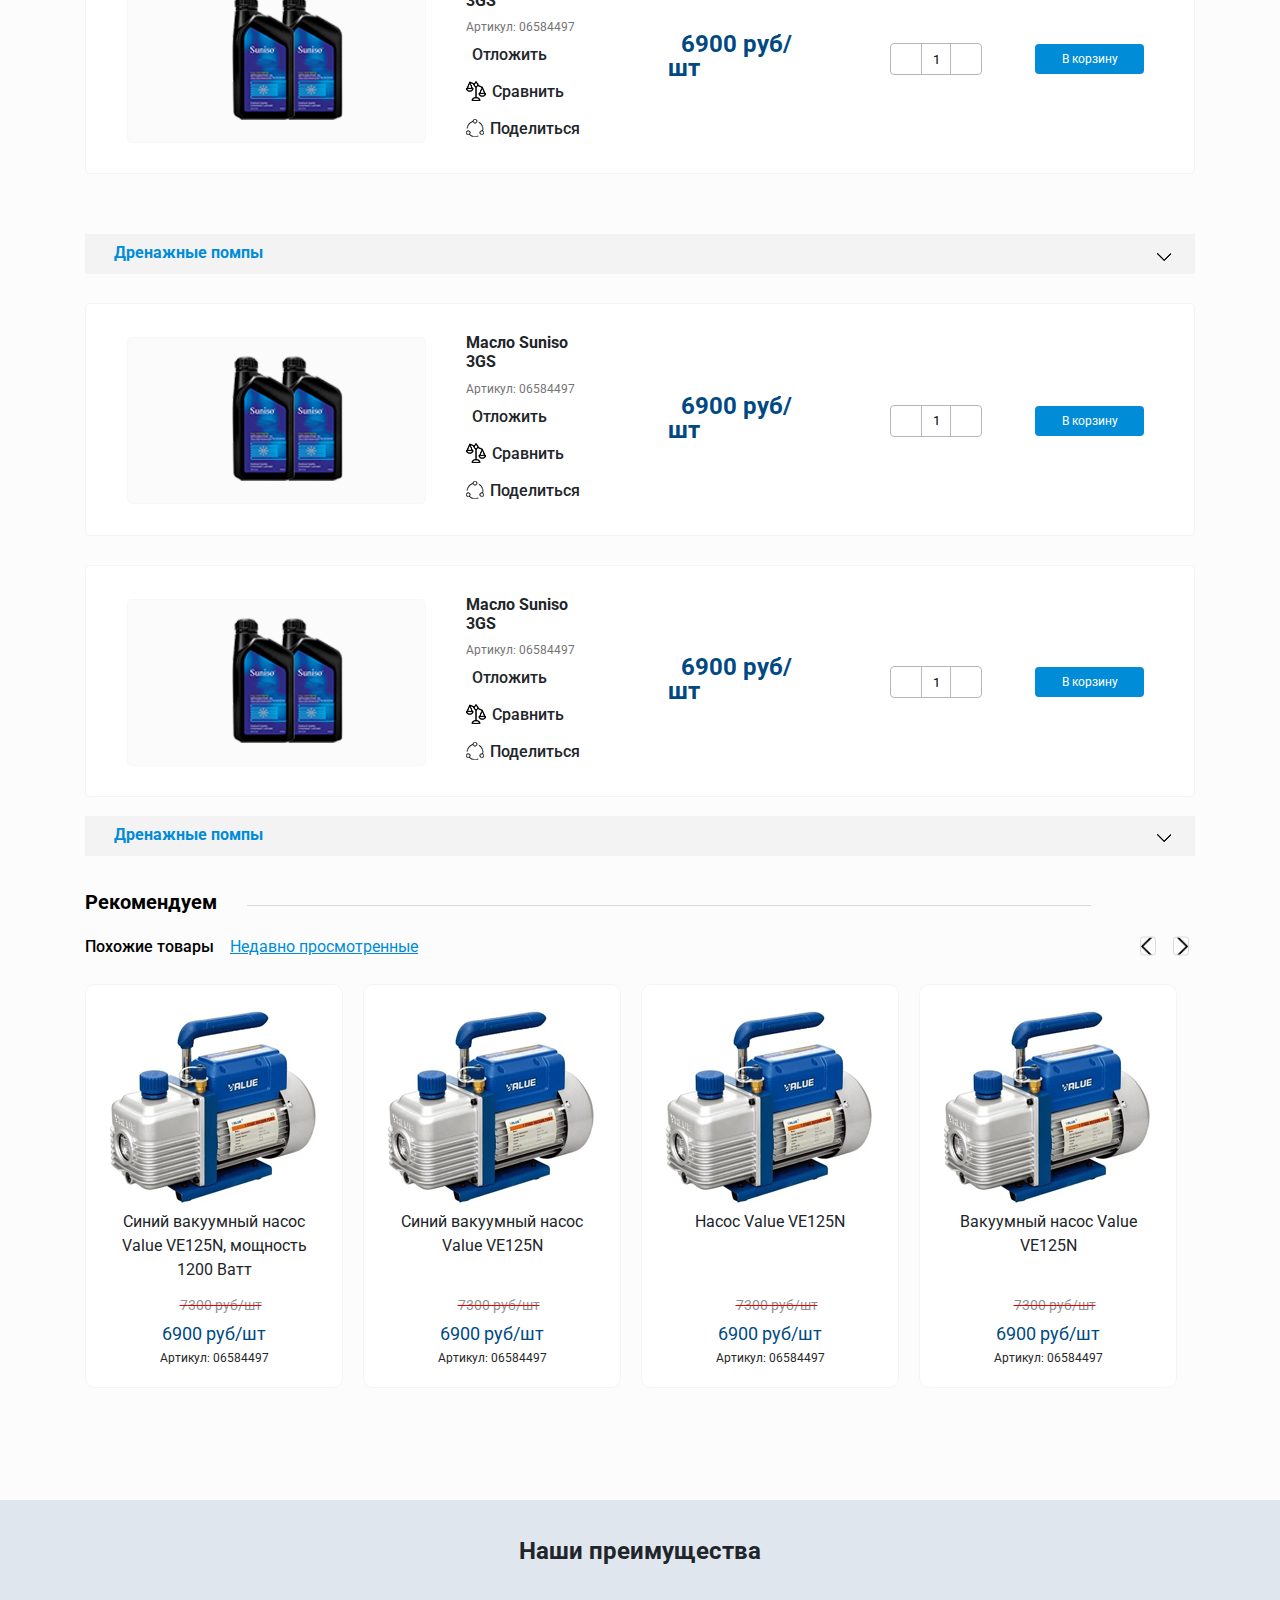
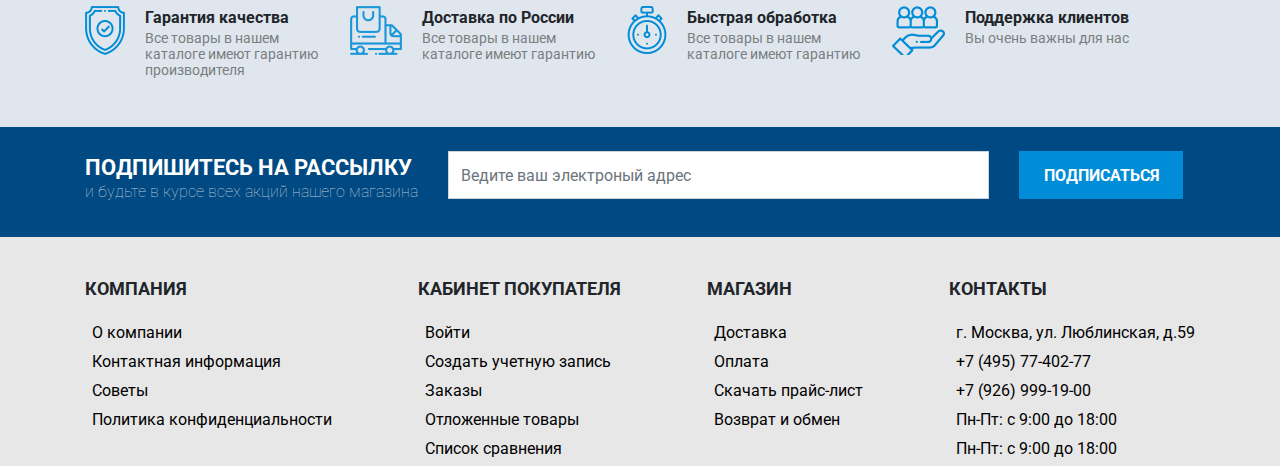
<file: card.html>
<!DOCTYPE html>
<html lang="en">
<head>
	<meta charset="UTF-8">
	<meta name="viewport" content="width=device-width, initial-scale=1, shrink-to-fit=no">
	<title>Document</title>
	<link rel="stylesheet" href="https://stackpath.bootstrapcdn.com/bootstrap/4.3.1/css/bootstrap.min.css" integrity="sha384-ggOyR0iXCbMQv3Xipma34MD+dH/1fQ784/j6cY/iJTQUOhcWr7x9JvoRxT2MZw1T" crossorigin="anonymous">
	<link rel="stylesheet" href="css/style.css">
	<link href="https://fonts.googleapis.com/css?family=Roboto:400,700&display=swap" rel="stylesheet">
	<link rel="stylesheet" href="css/media.css">
	<link rel="stylesheet" href="slick/slick-theme.css">
	<link rel="stylesheet" href="slick/slick.css">
	<link rel="stylesheet" href="https://use.fontawesome.com/releases/v5.8.2/css/all.css" integrity="sha384-oS3vJWv+0UjzBfQzYUhtDYW+Pj2yciDJxpsK1OYPAYjqT085Qq/1cq5FLXAZQ7Ay" crossorigin="anonymous">
</head>
<body>	
	<header class="header">
		<div class="header-top">
			<div class="container">
				<div class="header-item header-item   align-items-center">
					<div class="logo d-flex justify-content-start align-items-center">
						<img src="img/logo.png" alt="">
						<span>Расходные материалы <br> для систем вентиляции <br> и кондиционирования</span>
					</div>
					<nav id="menu">
						<a href="#">О компании</a>
						<a href="#">Доставка</a>
						<a href="#">Обмен и возврат</a>
						<a href="#">Контакты</a>
						<a href="#">Оплата</a>
						<a href="#">Советы</a>
					</nav>
					<div class="together">
						<div class="number">
							<a href="tel:7 495 77 402 77">+7 495 77 402 77</a> <br>
							<a href="tel:7 926 999 18 00">+7 926 999 18 00</a>
						</div>
						<div class="btn" id="myBtn"><a href="#">Заказать обратный звонок</a></div>
						<div class="modal">
							<div class="modal-wrapper">
								<div class="modal-header">
									<span class="closeBtn">&times;</span>
								</div>
								<div class="modal-body">
									<form>
										<div class="col">
											<input type="text" class="form-control" placeholder="Имя">
										</div>
										<div class="col">
											<div class="col-padding-top">
												<input type="text" class="form-control" placeholder="Телефон">
											</div>
										</div>
										<div class="col">
											<div class="col-padding-top">
												<input type="text" class="form-control" placeholder="E-mail">
											</div>
										</div>
										<div class="col">
											<div class="col-padding-top">
												<input type="number" class="form-control" placeholder="Дату">
											</div>
										</div>
									</form>
								</div>
								<div class="modal-footer">
									<div class="btn">Заказать обратный званок</div>
								</div>
							</div>
						</div>
					</div>
					<div id="menuToggle">
						<input type="checkbox">
						<span id="span1"></span>
						<span id="span2"></span>
						<span id="span3"></span>
					</div>
				</div>
			</div>
		</div>

		<div class="header-bottom">
			<div class="container">
				<div class="catalog-btn">
					<img src="img/catalog.png" alt="">
					<div class="text">
						<a href="catalog.html">Каталог товаров</a>
					</div>
				</div>
				<div class="offset__down-two">
					<div class="page-form">
						<input class="search-txt" type="text" name="" id="search-for"  placeholder="Поиск по товарам">
						<a href="#" class="search-btn">
							<a href="#"><img src="img/poisk.png" alt=""></a>
						</a>
					</div>
					<div class="page-comparison">
						<div class="comparison-btn">
							<div class="icon">
								<a href="#"><img src="img/icon_1.png" alt=""><div class="numeral"><span>4</span></div></a>
							</div>
						</div>
						<div class="office-inline-flex">
							<div class="office-btn">
								<div class="office-icon">
									
									<img src="img/icon_3.png " class="sm" alt="">
									<span>Личный кабинет</span>
									<img src="img/arrows-top___.png" id="rem" alt="">
									
								</div>
							</div>
							
							<div class="office-btn-copy" id="office-btns">
								<div class="span"><a href="#">Заказы</a></div>
								<div class="span-border-tp"><a href="#">Список сравнения</a></div>
								<div class="span-border-top"><a href="#">Отложенные товары</a></div>
								<div class="btns">Войти</div>
								<div class="btn">Регистрация</div>
							</div>
						</div>
						<div class="purchase-inline-flex">
							<div class="purchase-btn">
								<div class="purchase-item">
									<img src="img/icon_4.png" alt=""><div class="theere"><span>3</span></div>
									<span> 9850<b>руб</b> </span>
									<img src="img/arrows-top___.png " id="wi_num" alt="">
								</div>	
							</div>
							<div class="purchase-btn-copy" id="purchase-btns">
								<div class="purchase-btn-item">
									<div class="purchase-btn-inline">
										<div class="purchase-img">
											<img src="img/service_1.png" alt="">
										</div>
									</div>
									<div class="purchase-btn-inline">
										<div class="span">
											Вакуумный насос
											Value VE125N
										</div>
										<p>Артикул: 06584497</p>
										<span>1 шт</span>
									</div>
									<div class="purchase-btn-inline">
										<div class="h1-lg">
											<h5>6900 руб</h5>
											<div class="btn">Удалить</div>
										</div>
									</div>
								</div>
								<div class="purchase-btn-item">
									<div class="purchase-btn-inline">
										<div class="purchase-img">
											<img src="img/service_1.png" alt="">
										</div>
									</div>
									<div class="purchase-btn-inline">
										<div class="span">
											Вакуумный насос
											Value VE125N
										</div>
										<p>Артикул: 06584497</p>
										<span>1 шт</span>
									</div>
									<div class="purchase-btn-inline">
										<div class="h1-lg">
											<h5>6900 руб</h5>
											<div class="btn">Удалить</div>
										</div>
									</div>
								</div>

								<div class="purchase-texts">
									<span>Всего 2 товар (ов) на общую сумму:</span>   
									<h5>9 850 руб</h5>                           
								</div>

								<div class="purchase-btn-two">
									<div class="btn">В корзину</div>
									<div class="btns">Заказать</div>
								</div>
							</div>
						</div>
					</div>
				</div>
			</div>
		</div>
	</header>

	
 	<div class="catalog-p">
	<div class="container">
		<p>Медные трубки, фитинг и теплоизоляция <img src="img/rows.png" alt="">  Медные трубы дюймовые</p>
	</div>
</div>


<section class="information-pipe">
	<div class="container">
		<div class="pipe-wrapper">
			<div class="pipe-item">
				<div class="pipe-sl">
					<img src="img/img-sm.png" alt="">
				</div>
				<div class="pipe-sl item-pipe">
					<img src="img/img-sm.png" alt="">
				</div>
			</div>
			<div class="pipe-item">
				<div class="pipes-lg">
					<img src="img/img-1.png" alt="">
				</div>
			</div>
			<div class="pipe-item">
				<div class="pipe-wrap">
					<div class="pipe-text">
						<h2>Труба медная 1/4 “ (6,35x0,65) 15 м</h2>
						<span>Артикул: 06584497</span>
						<div class="price-num">2700 руб/шт</div>
						<span class="size">Размер</span>
						<div class="dropdown">
							<button class="btn btn-secondary dropdown-toggle" type="button" id="dropdownMenuButton" data-toggle="dropdown" aria-haspopup="true" aria-expanded="false">
								<span class="select-num">5 м</span>
								<img src="img/aroows_top.png" class="select-right" alt="">
							</button>
							<div class="dropdown-menu" aria-labelledby="dropdownMenuButton">
								<a class="dropdown-item" href="#">7 м</a>
								<a class="dropdown-item" href="#">9 м</a>
								<a class="dropdown-item" href="#">11 м</a>
							</div>
						</div>
						<div class="quantity-amounts">
							<div class="quantity-number">
								<div class="quantity-text">Количество</div>
							</div>
							<div class="quantity-number">
								<div class="quantity-bor">
									<div class="quantity">
										<input type="text" name="quantity" class="quantity_wanted" size="2" value="1">
										<a href="#" class="plus" id="q_up">
											<i class="fa fa-plus"></i>
										</a>
										<a href="#" class="minus" id="q_down">
											<i class="fa fa-minus"></i>
										</a>
									</div>
								</div>
							</div>
							<div class="quantity-number">
								<div class="quantity-text-lg">Общая сумма: 2740 руб/шт</div>
							</div>
						</div> 
						<div class="buy-basket">
							<div class="buy-wrapper">
								<div class="btns"><a href="#">В корзину</a></div>
							</div>
							<div class="buy-wrapper">
								<div class="but"><a href="#">Купить в 1 клик</a></div>
							</div>
							<div class="buy-wrapper">
								<div class="mark-in">
									<i class="fas fa-check"></i>
									<h4>В наличии</h4>
								</div>
							</div>
						</div>
						<div class="product-details">
							<div class="product-text">
								Важные сведения о товаре (товар продаётся кратно 50 м)
							</div>
							<div class="product-inline">
								<div class="inline-hover">
									<div class="icon-product">
										<a href="#">
											<i class="far fa-heart "></i>
											<span>Отложить</span>
										</a>
									</div>
								</div>
								<div class="inline-hover">
									<div class="icon-product">
										<a href="#">
											<img src="img/icon_1.png" alt="">
											<span>Сравнить</span>
										</a>
									</div>
								</div>
								<div class="inline-hover">
									<div class="icon-product">
										<a href="#">
											<img src="img/icon__1.png" alt="">
											<span>Поделиться</span>
										</a>
									</div>
								</div>
							</div>
						</div>
					</div>
				</div>
			</div>
		</div>
	</div>
</section>

<main>
	<div class="drop-down">
		<div class="container">
			<ul class="nav nav-tabs" id="myTab" role="tablist">
				<li class="nav-item">
					<a class="nav-link active" id="home-tab" data-toggle="tab" href="#home" role="tab" aria-controls="home" aria-selected="true">О товаре</a>
				</li>
				<li class="nav-item">
					<a class="nav-link" id="profile-tab" data-toggle="tab" href="#profile" role="tab" aria-controls="profile" aria-selected="false">Характеристики</a>
				</li>
				<li class="nav-item">
					<a class="nav-link" id="contact-tab" data-toggle="tab" href="#contact" role="tab" aria-controls="contact" aria-selected="false">Описание</a>
				</li>
					<li class="nav-item">
					<a class="nav-link" id="contact-tab" data-toggle="tab" href="#contact" role="tab" aria-controls="contact" aria-selected="false">Документация</a>
				</li>
					<li class="nav-item">
					<a class="nav-link" id="contact-tab" data-toggle="tab" href="#contact" role="tab" aria-controls="contact" aria-selected="false">Доставка</a>
				</li>
			</ul>
			<div class="tab-content" id="myTabContent">
				<div class="tab-pane fade show active" id="home" role="tabpanel" aria-labelledby="home-tab">
					<div class="tabPanel">
						<b>1</b>
						Lorem ipsum dolor sit amet, consectetur adipisicing elit, sed do eiusmod tempor incididunt ut labore et dolore magna aliqua. Ut enim ad minim veniam, quis nostrud exercitation ullamco laboris nisi ut aliquip ex ea commodo consequat. Duis aute irure dolor in reprehenderit in voluptate velit esse cillum dolore eu fugiat nulla pariatur. Excepteur sint 
						<div class="btns">Читать далее</div>
					</div>
				</div>
				<div class="tab-pane fade" id="profile" role="tabpanel" aria-labelledby="profile-tab">
					<div class="tabPanel">
						<b>2</b>
						Lorem ipsum dolor sit amet, consectetur adipisicing elit, sed do eiusmod tempor incididunt ut labore et dolore magna aliqua. Ut enim ad minim veniam, quis nostrud exercitation ullamco laboris nisi ut aliquip ex ea commodo consequat. Duis aute irure dolor in reprehenderit in voluptate velit esse cillum dolore eu fugiat nulla pariatur. Excepteur sint 
						<div class="btns">Читать далее</div>
					</div>
				</div>
				<div class="tab-pane fade" id="contact" role="tabpanel" aria-labelledby="contact-tab">
					<div class="tabPanel">
						<b>3</b>
						Lorem ipsum dolor sit amet, consectetur adipisicing elit, sed do eiusmod tempor incididunt ut labore et dolore magna aliqua. Ut enim ad minim veniam, quis nostrud exercitation ullamco laboris nisi ut aliquip ex ea commodo consequat. Duis aute irure dolor in reprehenderit in voluptate velit esse cillum dolore eu fugiat nulla pariatur. Excepteur sint 
						<div class="btns">Читать далее</div>
					</div>
				</div>
					<div class="tab-pane fade" id="contact" role="tabpanel" aria-labelledby="contact-tab">
					<div class="tabPanel">
						<b>4</b>
						Lorem ipsum dolor sit amet, consectetur adipisicing elit, sed do eiusmod tempor incididunt ut labore et dolore magna aliqua. Ut enim ad minim veniam, quis nostrud exercitation ullamco laboris nisi ut aliquip ex ea commodo consequat. Duis aute irure dolor in reprehenderit in voluptate velit esse cillum dolore eu fugiat nulla pariatur. Excepteur sint 
						<div class="btns">Читать далее</div>
					</div>
				</div>
					<div class="tab-pane fade" id="contact" role="tabpanel" aria-labelledby="contact-tab">
					<div class="tabPanel">
						<b>5</b>
						Lorem ipsum dolor sit amet, consectetur adipisicing elit, sed do eiusmod tempor incididunt ut labore et dolore magna aliqua. Ut enim ad minim veniam, quis nostrud exercitation ullamco laboris nisi ut aliquip ex ea commodo consequat. Duis aute irure dolor in reprehenderit in voluptate velit esse cillum dolore eu fugiat nulla pariatur. Excepteur sint 
						<div class="btns">Читать далее</div>
					</div>
				</div>
			</div>



<div class="information-wrap">
				<div class="information-item">
					<div class="infor-block">
						<div class="infor-wrap">
							<h5>Тара (упаковка)</h5>
							<span>баллон</span>
						</div>
					</div>
					<div class="info-container">
						<div class="infor-block">
							<div class="infor-wrap">
								<h5>Критическая температура</h5>
								<span>96.13 С</span>
							</div>
						</div>
					</div>
					<div class="info-container">
						<div class="infor-block">
							<div class="infor-wrap">
								<h5>Потенциал глобального потепления</h5>
								<span>170 gwp</span>
							</div>
						</div>
					</div>
				</div>
					<div class="information-item">
					<div class="infor-block">
						<div class="infor-wrap">
							<h5>Температура кипения</h5>
							<span>-40 С</span>
						</div>
					</div>
					<div class="info-container">
						<div class="infor-block">
							<div class="infor-wrap">
								<h5>Критическое давление</h5>
								<span>4.998 мПа</span>
							</div>
						</div>
					</div>
					<div class="info-container">
						<div class="infor-block">
							<div class="infor-wrap">
								<h5>Клас опасности</h5>
								<span>4</span>
							</div>
						</div>
					</div>
				</div>
				</div>
		
			<div class="btns">Смотреть все</div>
			<div class="product-info-buy">
				<div class="product-info-text">
					<p>С этим товаром покупают</p>
					<div class="product-info-line"></div>
				</div>
			</div>

			 <div class="oils-wrapper">
				<div class="oils-pagination">
					<div class="pagination-btn">
						<h5>Масла, химия</h5>
						<img src="img/arrows-top-2.png" alt="">
					</div>
					<div class="">
						<div class="oils-block">
							<div class="oils-inline">
								<div class="bottle-img">
									<img src="img/img-img-1.png" alt="">
								</div>
							</div>
							<div class="oils-inline">
								<div class="oils-infor">
									<div class="oils-btns">
										<h5>Масло Suniso 3GS</h5>
										<div class="art">Артикул: 06584497</div>
										<div class="btns-flex">
										<div class="btns-hover">
											<i class="far fa-heart "></i>
											<p>Отложить</p>
										</div>
										<div class="btns-hover">
											<img src="img/icon_1.png" alt="">
											<p>Сравнить</p>
										</div>
										<div class="btns-hover">
											<img src="img/icon__1.png" alt="">
											<p>Поделиться</p>
										</div>
									</div>
									</div>
								</div>
							</div>
				      	<div class="oils-inline">
								<div class="oils-price">
									<span>6900 руб/шт</span>
								</div>
							</div>
							<div class="oils-inline">
								<div class="quantity-numbers-wrap">
									<div class="quantity-wrapper">
										<div class="quantity-blocks">
											<a href="#" class="plus-copy" id="q_up">
												<i class="fa fa-plus"></i>
											</a>
											<input type="text" name="quantity" class="quantity_wanted" size="2" value="1">
											<a href="#" class="minus-copy" id="q_down">
												<i class="fa fa-minus"></i>
											</a>
										</div>
									</div>
								</div>
							</div>
							<div class="oils-inline">
								<div class="oils-buy">
									<div class="btn"><a href="#">В корзину</a></div>
								</div>
							</div>
						</div>
						<div class="oils-block">
							<div class="oils-inline">
								<div class="bottle-img">
									<img src="img/img-img-1.png" alt="">
								</div>
							</div>
							<div class="oils-inline">
								<div class="oils-infor">
									<div class="oils-btns">
										<h5>Масло Suniso 3GS</h5>
										<div class="art">Артикул: 06584497</div>
										<div class="btns-hover">
											<i class="far fa-heart "></i>
											<p>Отложить</p>
										</div>
										<div class="btns-hover">
											<img src="img/icon_1.png" alt="">
											<p>Сравнить</p>
										</div>
										<div class="btns-hover">
											<img src="img/icon__1.png" alt="">
											<p>Поделиться</p>
										</div>
									</div>
								</div>
							</div>
							<div class="oils-inline">
								<div class="oils-price">
									<span>6900 руб/шт</span>
								</div>
							</div>
							<div class="oils-inline">
								<div class="quantity-numbers-wrap">
									<div class="quantity-wrapper">
										<div class="quantity-blocks">
											<a href="#" class="plus-copy" id="q_up">
												<i class="fa fa-plus"></i>
											</a>
											<input type="text" name="quantity" class="quantity_wanted" size="2" value="1">
											<a href="#" class="minus-copy" id="q_down">
												<i class="fa fa-minus"></i>
											</a>
										</div>
									</div>
								</div>
							</div>
							<div class="oils-inline">
								<div class="oils-buy">
									<div class="btn"><a href="#">В корзину</a></div>
								</div>
							</div>
						</div>
					</div>
				</div>
			</div>

				<div class="oils-wrapper">
				<div class="oils-pagination">
					<div class="pagination-btn-wrap">
						<h5>Дренажные помпы</h5>
						<img src="img/arrows-top-2.png" alt="">
					</div>
					<div class="">
						<div class="oils-block">
							<div class="oils-inline">
								<div class="bottle-img">
									<img src="img/img-img-1.png" alt="">
								</div>
							</div>
							<div class="oils-inline">
								<div class="oils-infor">
									<div class="oils-btns">
										<h5>Масло Suniso 3GS</h5>
										<div class="art">Артикул: 06584497</div>
										<div class="btns-hover">
											<i class="far fa-heart "></i>
											<p>Отложить</p>
										</div>
										<div class="btns-hover">
											<img src="img/icon_1.png" alt="">
											<p>Сравнить</p>
										</div>
										<div class="btns-hover">
											<img src="img/icon__1.png" alt="">
											<p>Поделиться</p>
										</div>
									</div>
								</div>
							</div>
							<div class="oils-inline">
								<div class="oils-price">
									<span>6900 руб/шт</span>
								</div>
							</div>
							<div class="oils-inline">
								<div class="quantity-numbers-wrap">
									<div class="quantity-wrapper">
										<div class="quantity-blocks">
											<a href="#" class="plus-copy" id="q_up">
												<i class="fa fa-plus"></i>
											</a>
											<input type="text" name="quantity" class="quantity_wanted" size="2" value="1">
											<a href="#" class="minus-copy" id="q_down">
												<i class="fa fa-minus"></i>
											</a>
										</div>
									</div>
								</div>
							</div>
							<div class="oils-inline">
								<div class="oils-buy">
									<div class="btn"><a href="#">В корзину</a></div>
								</div>
							</div>
						</div>

						<div class="oils-block">
							<div class="oils-inline">
								<div class="bottle-img">
									<img src="img/img-img-1.png" alt="">
								</div>
							</div>
							<div class="oils-inline">
								<div class="oils-infor">
									<div class="oils-btns">
										<h5>Масло Suniso 3GS</h5>
										<div class="art">Артикул: 06584497</div>
										<div class="btns-hover">
											<i class="far fa-heart "></i>
											<p>Отложить</p>
										</div>
										<div class="btns-hover">
											<img src="img/icon_1.png" alt="">
											<p>Сравнить</p>
										</div>
										<div class="btns-hover">
											<img src="img/icon__1.png" alt="">
											<p>Поделиться</p>
										</div>
									</div>
								</div>
							</div>
							<div class="oils-inline">
								<div class="oils-price">
									<span>6900 руб/шт</span>
								</div>
							</div>
							<div class="oils-inline">
								<div class="quantity-numbers-wrap">
									<div class="quantity-wrapper">
										<div class="quantity-blocks">
											<a href="#" class="plus-copy" id="q_up">
												<i class="fa fa-plus"></i>
											</a>
											<input type="text" name="quantity" class="quantity_wanted" size="2" value="1">
											<a href="#" class="minus-copy" id="q_down">
												<i class="fa fa-minus"></i>
											</a>
										</div>
									</div>
								</div>
							</div>
							<div class="oils-inline">
								<div class="oils-buy">
									<div class="btn"><a href="#">В корзину</a></div>
								</div>
							</div>
						</div>
					</div>
				</div>
			</div>

			<div class="acard">
				<div class="pagination-btn">
					<h5>Дренажные помпы</h5>
					<img src="img/arrows-top-2.png" alt="">
				</div>


				<div class="product-info-buy">
					<div class="product-info-text">
						<p>Рекомендуем</p>
						<div class="product-info-line-copy"></div>
					</div>
				</div>

				<div class="btns-inline">
					<div class="btns-wrap">
						<div class="btns-text">
							<h2>Похожие товары</h2>
							<a href="#">
								<div class="btn">Недавно просмотренные</div>
							</a>
						</div>
					</div>
				</div>
				
				

			<div class="swiper-wrapper-item">
				<div class="swiper-slide product">
					<a href="#" class="product-img"><img src="img/service.png" alt=""></a>
					<p class="product-name">Синий вакуумный насос Value VE125N, мощность 1200 Ватт</p>
					<div class="about-product">
						<span class="old-price">7300 руб/шт </span>
						<span class="price">6900 руб/шт</span>
						<div class="product-code">Артикул: 06584497</div>
					</div>
					<div class="hover-btns">
						<a href="#"><img src="img/icon-balance.png" alt=""></a>
						<a href="#"><img src="img/icon_heart.png" alt=""></a>
						<a href="#"><img src="img/icon-shopping.png" alt=""></a>
					</div>
				</div>
				<div class="swiper-slide product">
					<a href="#" class="product-img"><img src="img/service.png" alt=""></a>
					<p class="product-name">Синий вакуумный насос Value VE125N</p>
					<div class="about-product">
						<span class="old-price">7300 руб/шт </span>
						<span class="price">6900 руб/шт</span>
						<div class="product-code">Артикул: 06584497</div>
					</div>
					<div class="hover-btns">
						<a href="#"><img src="img/icon-balance.png" alt=""></a>
						<a href="#"><img src="img/icon_heart.png" alt=""></a>
						<a href="#"><img src="img/icon-shopping.png" alt=""></a>
					</div>
				</div>
				<div class="swiper-slide product">
					<a href="#" class="product-img"><img src="img/service.png" alt=""></a>
					<p class="product-name">Насос Value VE125N</p>
					<div class="about-product">
						<span class="old-price">7300 руб/шт </span>
						<span class="price">6900 руб/шт</span>
						<div class="product-code">Артикул: 06584497</div>
					</div>
					<div class="hover-btns">
						<a href="#"><img src="img/icon-balance.png" alt=""></a>
						<a href="#"><img src="img/icon_heart.png" alt=""></a>
						<a href="#"><img src="img/icon-shopping.png" alt=""></a>
					</div>
				</div>
				<div class="swiper-slide product">
					<a href="#" class="product-img"><img src="img/service.png" alt=""></a>
					<p class="product-name">Вакуумный насос Value VE125N</p>
					<div class="about-product">
						<span class="old-price">7300 руб/шт </span>
						<span class="price">6900 руб/шт</span>
						<div class="product-code">Артикул: 06584497</div>
					</div>
					<div class="hover-btns">
						<a href="#"><img src="img/icon-balance.png" alt=""></a>
						<a href="#"><img src="img/icon_heart.png" alt=""></a>
						<a href="#"><img src="img/icon-shopping.png" alt=""></a>
					</div>
				</div>
				<div class="swiper-slide product">
					<a href="#" class="product-img"><img src="img/service.png" alt=""></a>
					<p class="product-name">Синий вакуумный насос Value VE125N, мощность 1200 Ватт</p>
					<div class="about-product">
						<span class="old-price">7300 руб/шт </span>
						<span class="price">6900 руб/шт</span>
						<div class="product-code">Артикул: 06584497</div>
					</div>
					<div class="hover-btns">
						<a href="#"><img src="img/icon-balance.png" alt=""></a>
						<a href="#"><img src="img/icon_heart.png" alt=""></a>
						<a href="#"><img src="img/icon-shopping.png" alt=""></a>
					</div>
				</div>
				<div class="swiper-slide product">
					<a href="#" class="product-img"><img src="img/service.png" alt=""></a>
					<p class="product-name">Синий вакуумный насос Value VE125N</p>
					<div class="about-product">
						<span class="old-price">7300 руб/шт </span>
						<span class="price">6900 руб/шт</span>
						<div class="product-code">Артикул: 06584497</div>
					</div>
					<div class="hover-btns">
						<a href="#"><img src="img/icon-balance.png" alt=""></a>
						<a href="#"><img src="img/icon_heart.png" alt=""></a>
						<a href="#"><img src="img/icon-shopping.png" alt=""></a>
					</div>
				</div>
				<div class="swiper-slide product">
					<a href="#" class="product-img"><img src="img/service.png" alt=""></a>
					<p class="product-name">Насос Value VE125N</p>
					<div class="about-product">
						<span class="old-price">7300 руб/шт </span>
						<span class="price">6900 руб/шт</span>
						<div class="product-code">Артикул: 06584497</div>
					</div>
					<div class="hover-btns">
						<a href="#"><img src="img/icon-balance.png" alt=""></a>
						<a href="#"><img src="img/icon_heart.png" alt=""></a>
						<a href="#"><img src="img/icon-shopping.png" alt=""></a>
					</div>
				</div>
				<div class="swiper-slide product">
					<a href="#" class="product-img"><img src="img/service.png" alt=""></a>
					<p class="product-name">Вакуумный насос Value VE125N</p>
					<div class="about-product">
						<span class="old-price">7300 руб/шт </span>
						<span class="price">6900 руб/шт</span>
						<div class="product-code">Артикул: 06584497</div>
					</div>
					<div class="hover-btns">
						<a href="#"><img src="img/icon-balance.png" alt=""></a>
						<a href="#"><img src="img/icon_heart.png" alt=""></a>
						<a href="#"><img src="img/icon-shopping.png" alt=""></a>
					</div>
				</div>
			</div>
			</div>
		</div>
	</div>
</main>


<section class="banner-block">
<div class="container">
	<div class="banner-h1">Наши преимущества</div>
	<div class="banner-wrap">
		<div class="banner-flex">
			<div class="bn-img">
				<img src="img/block_icon_1.png" alt="">
			</div>
			<div class="bn-txt">
				<b>Гарантия качества</b>
				<p>Все товары в нашем каталоге имеют гарантию  производителя</p>
			</div>
		</div>
		<div class="banner-flex">
			<div class="bn-img">
				<img src="img/block_icon_2.png" class="centred cent" alt="">
			</div>
			<div class="bn-txt">
				<b>Доставка по России</b>
				<p>Все товары в нашем каталоге имеют гарантию  </p>
			</div>
		</div>
		<div class="banner-flex">
			<div class="bn-img">
				<img src="img/block_icon_3.png" class="centred "  alt="">
			</div>
			<div class="bn-txt">
				<b>Быстрая обработка</b>
				<p>Все товары в нашем каталоге имеют гарантию  </p>
			</div>
		</div>
		<div class="banner-flex">
			<div class="bn-img">
				<img src="img/block_icon_4.png" class="centred cent" alt="">
			</div>
			<div class="bn-txt">
				<b>Поддержка клиентов</b>
				<p>Вы очень важны для нас</p>
			</div>
		</div>
	</div>
</div>
</section>

<div class="form-wrapper">
	<div class="container ">
		<div class="form-cen d-flex">
			<div class="form-text">
				<h2>Подпишитесь на рассылку</h2>
				<p>и будьте в курсе всех акций нашего магазина</p>
			</div>
			<form>
				<div class="form">
					<div class="form-group">
						<input type="email" class="form-control" id="inputEmail4" placeholder="Ведите ваш электроный адрес">
					</div>
				</div>
			</form>
			<div class="form-btn"><a href="#">Подписаться</a></div>
		</div>
	</div>
</div>

<footer>
<div class="footer">
	<div class="container">
		<div class="footer-cent d-flex justify-content-between">
			<div class="block-wrap">
				<h2>Компания</h2>
				<div class="block-link">
					<a href="#">
						<i class="fas fa-angle-right"></i>
						<div class="tx-btn">О компании</div>
					</a>
				</div>
				<div class="block-link">
					<a href="#">
						<i class="fas fa-angle-right"></i>
						<div class="tx-btn">Контактная информация</div>
					</a>
				</div>
				<div class="block-link">
					<a href="#">
						<i class="fas fa-angle-right"></i>
						<div class="tx-btn">Советы</div>
					</a>
				</div>
				<div class="block-link">
					<a href="#">
						<i class="fas fa-angle-right"></i>
						<div class="tx-btn">Политика конфиденциальности</div>
					</a>
				</div>
			</div>
			<div class="block-wrap">
				<h2>Кабинет покупателя</h2>
				<div class="block-link">
					<a href="#">
						<i class="fas fa-angle-right"></i>
						<div class="tx-btn">Войти</div>
					</a>
				</div>
				<div class="block-link">
					<a href="#">
						<i class="fas fa-angle-right"></i>
						<div class="tx-btn">Создать учетную запись</div>
					</a>
				</div>
				<div class="block-link">
					<a href="#">
						<i class="fas fa-angle-right"></i>
						<div class="tx-btn">Заказы</div>
					</a>
				</div>
				<div class="block-link">
					<a href="#">
						<i class="fas fa-angle-right"></i>
						<div class="tx-btn">Отложенные товары</div>
					</a>
				</div>
				<div class="block-link">
					<a href="#">
						<i class="fas fa-angle-right"></i>
						<div class="tx-btn">Список сравнения</div>
					</a>
				</div>
			</div>
			<div class="block-wrap ">
				<h2>Магазин</h2>
				<div class="block-link">
					<a href="#">
						<i class="fas fa-angle-right"></i>
						<div class="tx-btn">Доставка</div>
					</a>
				</div>
				<div class="block-link">
					<a href="#">
						<i class="fas fa-angle-right"></i>
						<div class="tx-btn">Оплата</div>
					</a>
				</div>
				<div class="block-link">
					<a href="#">
						<i class="fas fa-angle-right"></i>
						<div class="tx-btn">Скачать прайс-лист</div>
					</a>
				</div>
				<div class="block-link">
					<a href="#">
						<i class="fas fa-angle-right"></i>
						<div class="tx-btn">Возврат и обмен</div>
					</a>
				</div>
			</div>
			<div class="block-wrap left">
				<h2>Контакты</h2>
				<div class="block-link">
					<a href="#">
						<i class="fas fa-map-marker-alt"></i>
						<div class="tx-btn">г. Москва, ул. Люблинская, д.59</div>
					</a>
				</div>
				<div class="block-link">
					<a href="#">
						<i class="fas fa-phone"></i>
						<div class="tx-btn">+7 (495) 77-402-77</div>
					</a>
				</div>
				<div class="block-link">
					<a href="#">
						<i class="fas fa-phone"></i>
						<div class="tx-btn">+7 (926) 999-19-00</div>
					</a>
				</div>
				<div class="block-link">
					<a href="#">
						<i class="fas fa-clock"></i>
						<div class="tx-btn"> Пн-Пт: с 9:00 до 18:00</div>
					</a>
				</div>
				<div class="block-link">
					<a href="#">
						<i class="fas fa-envelope"></i>
						<div class="tx-btn"> Пн-Пт: с 9:00 до 18:00</div>
					</a>
				</div>
			</div>
		</div>
 	</div>
</div>
</footer>
	<script src="https://cdnjs.cloudflare.com/ajax/libs/popper.js/1.14.7/umd/popper.min.js" integrity="sha384-UO2eT0CpHqdSJQ6hJty5KVphtPhzWj9WO1clHTMGa3JDZwrnQq4sF86dIHNDz0W1" crossorigin="anonymous"></script>
	<script src="js/jquery.js"></script>
	<script src="js/bootstrap.min.js"></script>
	<script src="slick/slick.min.js"></script>
	<script src="js/script.js"></script>
</body>
</html>
</file>
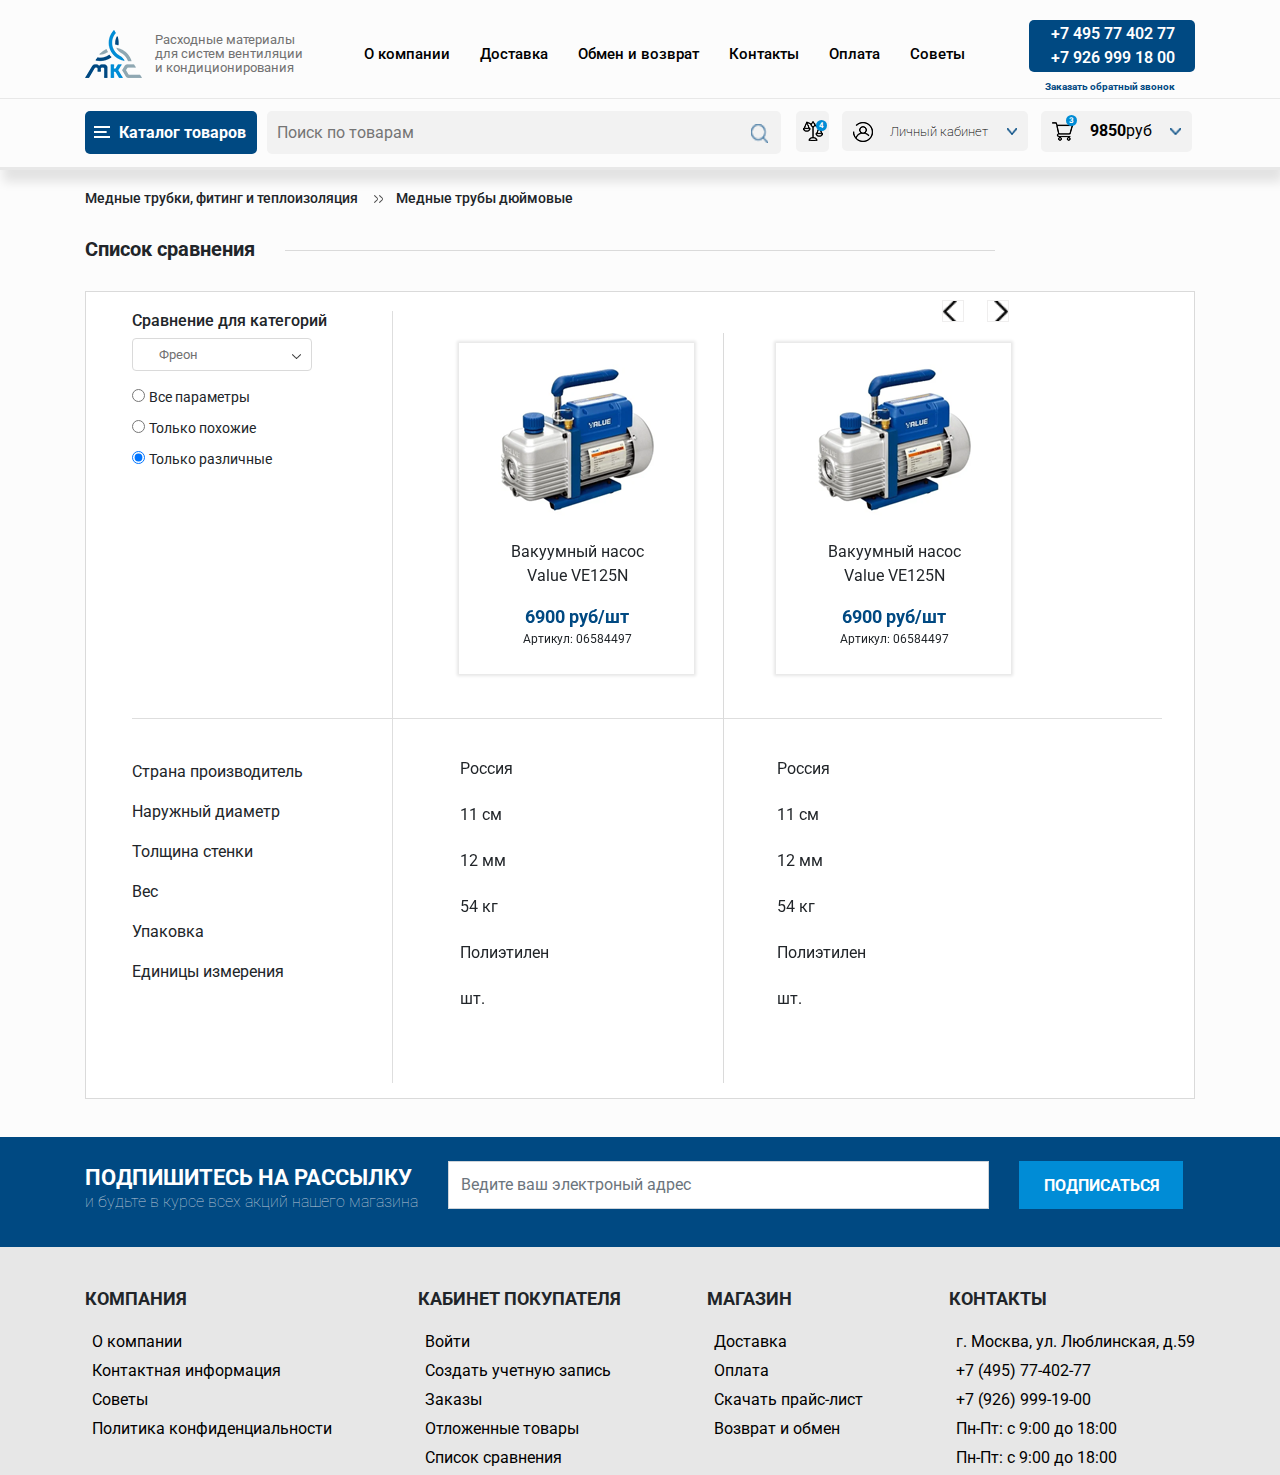
<file: comparison.html>
<!DOCTYPE html>
<html lang="en">
<head>
	<meta charset="UTF-8">
	<meta name="viewport" content="width=device-width, initial-scale=1, shrink-to-fit=no">
	<title>Document</title>
	<link rel="stylesheet" href="https://stackpath.bootstrapcdn.com/bootstrap/4.3.1/css/bootstrap.min.css" integrity="sha384-ggOyR0iXCbMQv3Xipma34MD+dH/1fQ784/j6cY/iJTQUOhcWr7x9JvoRxT2MZw1T" crossorigin="anonymous">
	<link rel="stylesheet" href="css/style.css">
	<link href="https://fonts.googleapis.com/css?family=Roboto:400,700&display=swap" rel="stylesheet">
	<link rel="stylesheet" href="css/media.css">
	<link rel="stylesheet" href="slick/slick-theme.css">
	<link rel="stylesheet" href="slick/slick.css">
	<link rel="stylesheet" href="https://use.fontawesome.com/releases/v5.8.2/css/all.css" integrity="sha384-oS3vJWv+0UjzBfQzYUhtDYW+Pj2yciDJxpsK1OYPAYjqT085Qq/1cq5FLXAZQ7Ay" crossorigin="anonymous">
</head>
<body>

	<header class="header">
		<div class="header-top">
			<div class="container">
				<div class="header-item header-item   align-items-center">
					<div class="logo d-flex justify-content-start align-items-center">
						<img src="img/logo.png" alt="">
						<span>Расходные материалы <br> для систем вентиляции <br> и кондиционирования</span>
					</div>
					<nav id="menu">
						<a href="#">О компании</a>
						<a href="#">Доставка</a>
						<a href="#">Обмен и возврат</a>
						<a href="#">Контакты</a>
						<a href="#">Оплата</a>
						<a href="#">Советы</a>
					</nav>
					<div class="together">
						<div class="number">
							<a href="tel:7 495 77 402 77">+7 495 77 402 77</a> <br>
							<a href="tel:7 926 999 18 00">+7 926 999 18 00</a>
						</div>
						<div class="btn" id="myBtn"><a href="#">Заказать обратный звонок</a></div>
						<div class="modal">
							<div class="modal-wrapper">
								<div class="modal-header">
									<span class="closeBtn">&times;</span>
								</div>
								<div class="modal-body">
									<form>
										<div class="col">
											<input type="text" class="form-control" placeholder="Имя">
										</div>
										<div class="col">
											<div class="col-padding-top">
												<input type="text" class="form-control" placeholder="Телефон">
											</div>
										</div>
										<div class="col">
											<div class="col-padding-top">
												<input type="text" class="form-control" placeholder="E-mail">
											</div>
										</div>
										<div class="col">
											<div class="col-padding-top">
												<input type="number" class="form-control" placeholder="Дату">
											</div>
										</div>
									</form>
								</div>
								<div class="modal-footer">
									<div class="btn">Заказать обратный званок</div>
								</div>
							</div>
						</div>
					</div>
					<div id="menuToggle">
						<input type="checkbox">
						<span id="span1"></span>
						<span id="span2"></span>
						<span id="span3"></span>
					</div>
				</div>
			</div>
		</div>
		<div class="header-bottom">
			<div class="container">
				<div class="catalog-btn">
					<img src="img/catalog.png" alt="">
					<div class="text"> 
						Каталог товаров
					</div>
				</div>
				<div class="offset__down-two">
					<div class="page-form">
						<input class="search-txt" type="text" name="" id="search-for"  placeholder="Поиск по товарам">
						<a href="#" class="search-btn">
							<a href="#"><img src="img/poisk.png" alt=""></a>
						</a>
					</div>
					<div class="page-comparison">
						<div class="comparison-btn">
							<div class="icon">
								<a href="#"><img src="img/icon_1.png" alt=""><div class="numeral"><span>4</span></div></a>
							</div>
						</div>
						<div class="office-inline-flex">
							<div class="office-btn">
								<div class="office-icon">
									
									<img src="img/icon_3.png " class="sm" alt="">
									<span>Личный кабинет</span>
									<img src="img/arrows-top___.png" id="rem" alt="">
									
								</div>
							</div>
							
							<div class="office-btn-copy" id="office-btns">
								<div class="span"><a href="#">Заказы</a></div>
								<div class="span-border-tp"><a href="#">Список сравнения</a></div>
								<div class="span-border-top"><a href="#">Отложенные товары</a></div>
								<div class="btns">Войти</div>
								<div class="btn">Регистрация</div>
							</div>
						</div>
						<div class="purchase-inline-flex">
							<div class="purchase-btn">
								<div class="purchase-item">
									<img src="img/icon_4.png" alt=""><div class="theere"><span>3</span></div>
									<span> 9850<b>руб</b> </span>
									<img src="img/arrows-top___.png " id="wi_num" alt="">
								</div>	
							</div>
							<div class="purchase-btn-copy" id="purchase-btns">
								<div class="purchase-btn-item">
									<div class="purchase-btn-inline">
										<div class="purchase-img">
											<img src="img/service_1.png" alt="">
										</div>
									</div>
									<div class="purchase-btn-inline">
										<div class="span">
											Вакуумный насос
											Value VE125N
										</div>
										<p>Артикул: 06584497</p>
										<span>1 шт</span>
									</div>
									<div class="purchase-btn-inline">
										<div class="h1-lg">
											<h5>6900 руб</h5>
											<div class="btn">Удалить</div>
										</div>
									</div>
								</div>
								<div class="purchase-btn-item">
									<div class="purchase-btn-inline">
										<div class="purchase-img">
											<img src="img/service_1.png" alt="">
										</div>
									</div>
									<div class="purchase-btn-inline">
										<div class="span">
											Вакуумный насос
											Value VE125N
										</div>
										<p>Артикул: 06584497</p>
										<span>1 шт</span>
									</div>
									<div class="purchase-btn-inline">
										<div class="h1-lg">
											<h5>6900 руб</h5>
											<div class="btn">Удалить</div>
										</div>
									</div>
								</div>

								<div class="purchase-texts">
									<span>Всего 2 товар (ов) на общую сумму:</span>   
									<h5>9 850 руб</h5>                           
								</div>

								<div class="purchase-btn-two">
									<div class="btn">В корзину</div>
									<div class="btns">Заказать</div>
								</div>
							</div>
						</div>
					</div>
				</div>
			</div>
		</div>
	</header>

	<div class="catalog-p">
		<div class="container">
			<p>Медные трубки, фитинг и теплоизоляция <img src="img/rows.png" alt="">  Медные трубы дюймовые</p>
		</div>
	</div>

	<div class="catalog-wrapper">
		<div class="container">
			<div class="catalog-text">
				<p>Список сравнения</p>
				<div class="wrap-line"></div>
			</div>
		</div>
	</div>

	<main>
		<div class="main">
			<div class="main-wrapper">
				<div class="container">
					<div class="compresion-block">
					<div class="compresion-wrap">
						<div class="compresion-item-item">
							<div class="compresion-category">
								<div class="h1">
									Сравнение для категорий
								</div>
								<div class="input-compres">
									<div class="dropdown">
										<button class="btn btn-secondary dropdown-toggle" type="button" id="dropdownMenuButton" data-toggle="dropdown" aria-haspopup="true" aria-expanded="false" style="width: 180px; height: 33px; ">
											<span class="select-num">Фреон</span>
											<img src="img/aroows_top.png" class="select-right" alt="">
										</button>
										<div class="dropdown-menu" aria-labelledby="dropdownMenuButton">
											<a class="dropdown-item" href="#">Фреон</a>
											<a class="dropdown-item" href="#">Фреон</a>
											<a class="dropdown-item" href="#">Фреон</a>
										</div>
									</div>
								<!-- 	<div class="chexkbox-wrap">
									<div class="button-checkboxs">
										<input type="checkbox" id="england" name="country">
										<label for="england">Все параметры</label>
									</div>
										<div class="button-checkboxs">
										<input type="checkbox" id="similar" name="country">
										<label for="similar">Только похожие</label>
									</div>
										<div class="button-checkboxs">
										<input type="checkbox" id="various" name="country">
										<label for="various">Только различные</label>
									</div>
								</div> -->
								<div class="compare__inputs">
									<div class="compare__checkbox">
										<input type="radio" name="filter" id="#filter-1" checked="">
										<label for="#filter-1">
											Все параметры
										</label>
									</div>
								</div>
								<div class="compare__inputs">
									<div class="compare__checkbox">
										<input type="radio" name="filter" id="#filter-2" class="rad" checked="">
										<label for="#filter-2" class="radius">
											Только похожие
										</label>
									</div>
								</div>
								<div class="compare__inputs">
									<div class="compare__checkbox">
										<input type="radio" name="filter" id="#filter-3" checked="">
										<label for="#filter-3">
											Только различные
										</label>
									</div>
								</div>
								</div>
								<div class="compresion-top">
									<ul>
										<li>Страна производитель</li>
										<li>Наружный диаметр</li>
										<li>Толщина стенки</li>
										<li>Вес</li>
										<li>Упаковка</li>
										<li>Единицы измерения</li>
									</ul>
								</div>


							</div>
						</div>
							
						<div class="compresion-item">
							<div class="swipper-wrapper">
								<div class="swipper-sl">
									<div class="cross">
										<img src="img/cross.png" alt="">
										<div class="span">удалить</div>
									</div>
									<div class="img-swip">
										<img src="img/service-sl.png" alt="">
									</div>
									<div class="text-swip">
										<div class="p">
											Вакуумный насос
											Value VE125N
										</div>
										<div class="span">6900 руб/шт</div>
										<div class="articl">Артикул: 06584497</div>
									</div>
								</div>

								<div class="swipper-item-slid">
									<ul>
										<li>Россия</li>
										<li>11 см</li>
										<li>12 мм</li>
										<li>54 кг</li>
										<li>Полиэтилен</li>
										<li>шт.</li>
									</ul>
								</div>
							</div>




							<div class="swipper-wrapper">
								<div class="swipper-sl">
									<div class="cross">
										<img src="img/cross.png" alt="">
										<div class="span">удалить</div>
									</div>
									<div class="img-swip">
										<img src="img/service-sl.png" alt="">
									</div>
									<div class="text-swip">
										<div class="p">
											Вакуумный насос
											Value VE125N
										</div>
										<div class="span">6900 руб/шт</div>
										<div class="articl">Артикул: 06584497</div>
									</div>
								</div>

								<div class="swipper-item-slid">
									<ul>
										<li>Россия</li>
										<li>11 см</li>
										<li>12 мм</li>
										<li>54 кг</li>
										<li>Полиэтилен</li>
										<li>шт.</li>
									</ul>
								</div>
							</div>
							<div class="swipper-wrapper">
								<div class="swipper-sl">
									<div class="cross">
										<img src="img/cross.png" alt="">
										<div class="span">удалить</div>
									</div>
									<div class="img-swip">
										<img src="img/service-sl.png" alt="">
									</div>
									<div class="text-swip">
										<div class="p">
											Вакуумный насос
											Value VE125N
										</div>
										<div class="span">6900 руб/шт</div>
										<div class="articl">Артикул: 06584497</div>
									</div>
								</div>

								<div class="swipper-item-slid">
									<ul>
										<li>Украина</li>
										<li>10 см</li>
										<li>12 мм</li>
										<li>54 кг</li>
										<li>Полиэтилен</li>
										<li>шт.</li>
									</ul>
								</div>
							</div>
						</div>

						
					</div>
					<!-- <div class="compresion-wrap-copy">
						<div class="compresion-item">
							1
						</div>
						<div class="compresion-item">
							2
						</div>
						<div class="compresion-item">
							3
						</div>
					</div> -->
				</div>
			</div>
		</div>
		</div>
	</main>
	

		<div class="form-wrapper">
<div class="container ">
	<div class="form-cen d-flex">
		<div class="form-text">
			<h2>Подпишитесь на рассылку</h2>
			<p>и будьте в курсе всех акций нашего магазина</p>
		</div>
		<form>
			<div class="form">
				<div class="form-group">
					<input type="email" class="form-control" id="inputEmail4" placeholder="Ведите ваш электроный адрес">
				</div>
			</div>
		</form>
		<div class="form-btn"><a href="#">Подписаться</a></div>
	</div>
</div>
</div>

 <footer>
 	<div class="footer">
 		<div class="container">
 			<div class="footer-cent d-flex justify-content-between">
 				<div class="block-wrap">
 					<h2>Компания</h2>
 					<div class="block-link">
 						<a href="#">
 							<i class="fas fa-angle-right"></i>
 							<div class="tx-btn">О компании</div>
 						</a>
 					</div>
 					<div class="block-link">
 					<a href="#">
 						<i class="fas fa-angle-right"></i>
 						<div class="tx-btn">Контактная информация</div>
 					</a>
 				</div>
 				<div class="block-link">
 					<a href="#">
 						<i class="fas fa-angle-right"></i>
 						<div class="tx-btn">Советы</div>
 					</a>
 				</div>
 				<div class="block-link">
 					<a href="#">
 						<i class="fas fa-angle-right"></i>
 						<div class="tx-btn">Политика конфиденциальности</div>
 					</a>
 				</div>
 			</div>
 			<div class="block-wrap">
 				<h2>Кабинет покупателя</h2>
 				<div class="block-link">
 					<a href="#">
 						<i class="fas fa-angle-right"></i>
 						<div class="tx-btn">Войти</div>
 					</a>
 				</div>
 				<div class="block-link">
 					<a href="#">
 						<i class="fas fa-angle-right"></i>
 						<div class="tx-btn">Создать учетную запись</div>
 					</a>
 				</div>
 				<div class="block-link">
 					<a href="#">
 						<i class="fas fa-angle-right"></i>
 						<div class="tx-btn">Заказы</div>
 					</a>
 				</div>
 				<div class="block-link">
 					<a href="#">
 						<i class="fas fa-angle-right"></i>
 						<div class="tx-btn">Отложенные товары</div>
 					</a>
 				</div>
 				<div class="block-link">
 					<a href="#">
 						<i class="fas fa-angle-right"></i>
 						<div class="tx-btn">Список сравнения</div>
 					</a>
 				</div>
 			</div>
 			<div class="block-wrap ">
 				<h2>Магазин</h2>
 				<div class="block-link">
 					<a href="#">
 						<i class="fas fa-angle-right"></i>
 						<div class="tx-btn">Доставка</div>
 					</a>
 				</div>
 				<div class="block-link">
 					<a href="#">
 						<i class="fas fa-angle-right"></i>
 						<div class="tx-btn">Оплата</div>
 					</a>
 				</div>
 				<div class="block-link">
 					<a href="#">
 						<i class="fas fa-angle-right"></i>
 						<div class="tx-btn">Скачать прайс-лист</div>
 					</a>
 				</div>
 				<div class="block-link">
 					<a href="#">
 						<i class="fas fa-angle-right"></i>
 						<div class="tx-btn">Возврат и обмен</div>
 					</a>
 				</div>
 			</div>
 			<div class="block-wrap left">
 				<h2>Контакты</h2>
 				<div class="block-link">
 					<a href="#">
 						<i class="fas fa-map-marker-alt"></i>
 						<div class="tx-btn">г. Москва, ул. Люблинская, д.59</div>
 					</a>
 				</div>
 				<div class="block-link">
 					<a href="#">
 						<i class="fas fa-phone"></i>
 						<div class="tx-btn">+7 (495) 77-402-77</div>
 					</a>
 				</div>
 				<div class="block-link">
 					<a href="#">
 						<i class="fas fa-phone"></i>
 						<div class="tx-btn">+7 (926) 999-19-00</div>
 					</a>
 				</div>
 				<div class="block-link">
 					<a href="#">
 						<i class="fas fa-clock"></i>
 						<div class="tx-btn"> Пн-Пт: с 9:00 до 18:00</div>
 					</a>
 				</div>
 				<div class="block-link">
 					<a href="#">
 						<i class="fas fa-envelope"></i>
 						<div class="tx-btn"> Пн-Пт: с 9:00 до 18:00</div>
 					</a>
 				</div>
 			</div>
 			</div>
 		</div>
 	</div>
 </footer> 



	
	<script src="https://cdnjs.cloudflare.com/ajax/libs/popper.js/1.14.7/umd/popper.min.js" integrity="sha384-UO2eT0CpHqdSJQ6hJty5KVphtPhzWj9WO1clHTMGa3JDZwrnQq4sF86dIHNDz0W1" crossorigin="anonymous"></script>
	<script src="js/jquery.js"></script>
	<script src="js/bootstrap.min.js"></script>
	<script src="slick/slick.min.js"></script>
	<script src="js/script.js"></script>
</body>
</html>
</file>
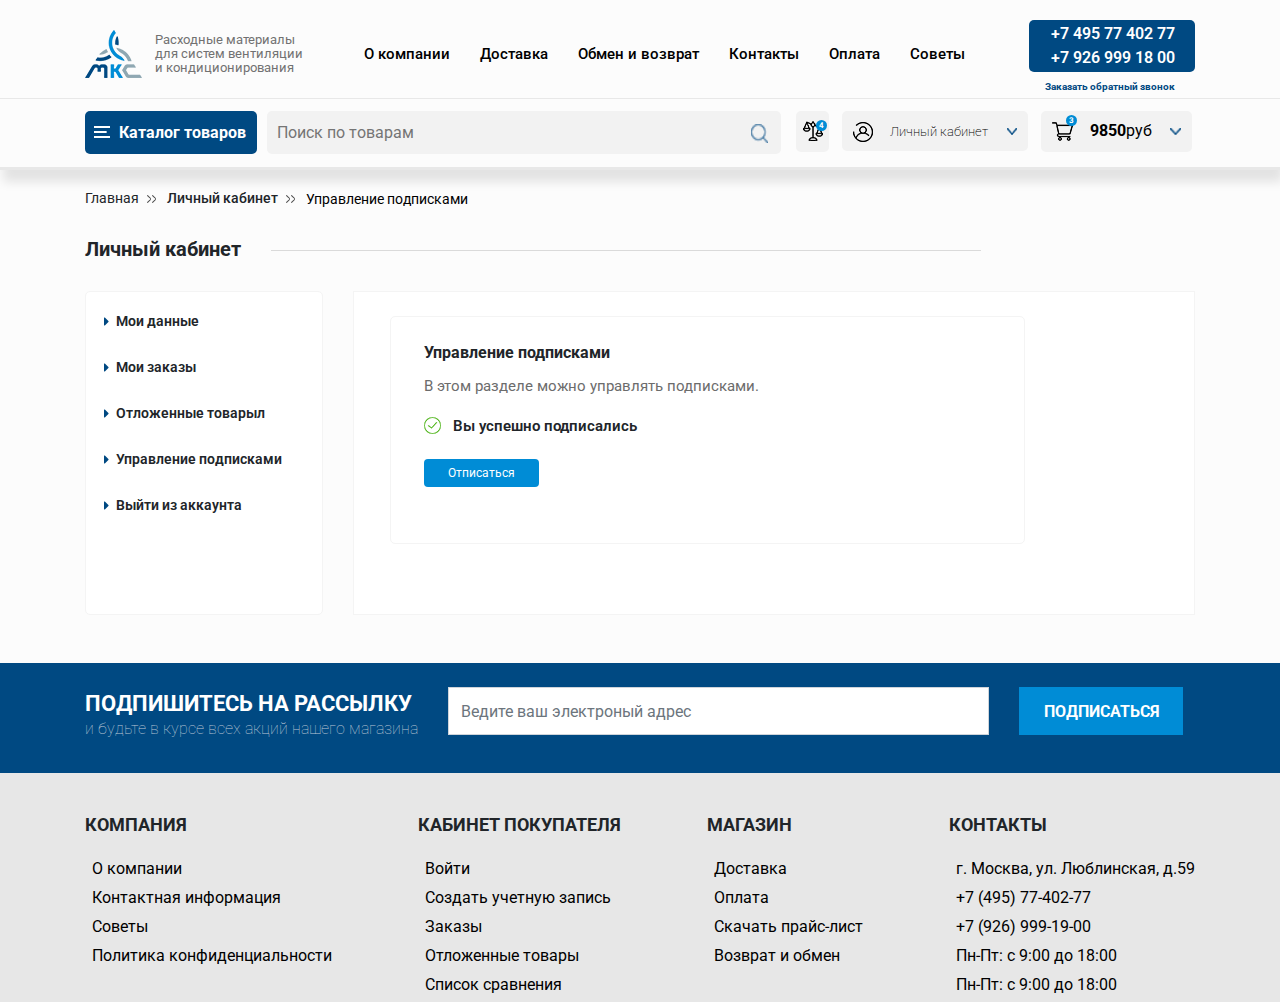
<file: control.html>
<!DOCTYPE html>
<html lang="en">
<head>
	<meta charset="UTF-8">
	<meta name="viewport" content="width=device-width, initial-scale=1, shrink-to-fit=no">
	<title>Document</title>
	<link rel="stylesheet" href="https://stackpath.bootstrapcdn.com/bootstrap/4.3.1/css/bootstrap.min.css" integrity="sha384-ggOyR0iXCbMQv3Xipma34MD+dH/1fQ784/j6cY/iJTQUOhcWr7x9JvoRxT2MZw1T" crossorigin="anonymous">
	<link rel="stylesheet" href="css/style.css">
	<link href="https://fonts.googleapis.com/css?family=Roboto:400,700&display=swap" rel="stylesheet">
	<link rel="stylesheet" href="css/media.css">
	<link rel="stylesheet" href="slick/slick-theme.css">
	<link rel="stylesheet" href="slick/slick.css">
	<link rel="stylesheet" href="https://use.fontawesome.com/releases/v5.8.2/css/all.css" integrity="sha384-oS3vJWv+0UjzBfQzYUhtDYW+Pj2yciDJxpsK1OYPAYjqT085Qq/1cq5FLXAZQ7Ay" crossorigin="anonymous">
</head>
<body>
	<header class="header">
		<div class="header-top">
			<div class="container">
				<div class="header-item header-item   align-items-center">
					<div class="logo d-flex justify-content-start align-items-center">
						<img src="img/logo.png" alt="">
						<span>Расходные материалы <br> для систем вентиляции <br> и кондиционирования</span>
					</div>
					<nav id="menu">
						<a href="#">О компании</a>
						<a href="#">Доставка</a>
						<a href="#">Обмен и возврат</a>
						<a href="#">Контакты</a>
						<a href="#">Оплата</a>
						<a href="#">Советы</a>
					</nav>
					<div class="together">
						<div class="number">
							<a href="tel:7 495 77 402 77">+7 495 77 402 77</a> <br>
							<a href="tel:7 926 999 18 00">+7 926 999 18 00</a>
						</div>
						<div class="btn" id="myBtn"><a href="#">Заказать обратный звонок</a></div>
						<div class="modal">
							<div class="modal-wrapper">
								<div class="modal-header">
									<span class="closeBtn">&times;</span>
								</div>
								<div class="modal-body">
									<form>
										<div class="col">
											<input type="text" class="form-control" placeholder="Имя">
										</div>
										<div class="col">
											<div class="col-padding-top">
												<input type="text" class="form-control" placeholder="Телефон">
											</div>
										</div>
										<div class="col">
											<div class="col-padding-top">
												<input type="text" class="form-control" placeholder="E-mail">
											</div>
										</div>
										<div class="col">
											<div class="col-padding-top">
												<input type="number" class="form-control" placeholder="Дата">
											</div>
										</div>
									</form>
								</div>
								<div class="modal-footer">
									<div class="btn">Заказать обратный званок</div>
								</div>
							</div>
						</div>

					</div>
					<div id="menuToggle">
						<input type="checkbox">
						<span id="span1"></span>
						<span id="span2"></span>
						<span id="span3"></span>
					</div>
				</div>
			</div>
		</div>

		<div class="header-bottom">
			<div class="container">
				<div class="catalog-btn">
					<img src="img/catalog.png" alt="">
					<div class="text">
						<a href="catalog.html">Каталог товаров</a>
					</div>
				</div>
				<div class="offset__down-two">
					<div class="page-form">
						<input class="search-txt" type="text" name="" id="search-for"  placeholder="Поиск по товарам">
						<a href="#" class="search-btn">
							<a href="#"><img src="img/poisk.png" alt=""></a>
						</a>
					</div>
					<div class="page-comparison">
						<div class="comparison-btn">
							<div class="icon">
								<a href="#"><img src="img/icon_1.png" alt=""><div class="numeral"><span>4</span></div></a>
							</div>
						</div>
						<div class="office-inline-flex">
							<div class="office-btn">
								<div class="office-icon">

									<img src="img/icon_3.png " class="sm" alt="">
									<span>Личный кабинет</span>
									<img src="img/arrows-top___.png" id="rem" alt="">

								</div>
							</div>

							<div class="office-btn-copy" id="office-btns">
								<div class="span"><a href="#">Заказы</a></div>
								<div class="span-border-tp"><a href="#">Список сравнения</a></div>
								<div class="span-border-top"><a href="#">Отложенные товары</a></div>
								<div class="btns">Войти</div>
								<div class="btn">Регистрация</div>
							</div>
						</div>

						<div class="purchase-inline-flex">
							<div class="purchase-btn">
								<div class="purchase-item">
									<img src="img/icon_4.png" alt=""><div class="theere"><span>3</span></div>
									<span> 9850<b>руб</b> </span>
									<img src="img/arrows-top___.png " id="wi_num" alt="">
								</div>	
							</div>
							<div class="purchase-btn-copy" id="purchase-btns">
								<div class="purchase-btn-item">
									<div class="purchase-btn-inline">
										<div class="purchase-img">
											<img src="img/service_1.png" alt="">
										</div>
									</div>
									<div class="purchase-btn-inline">
										<div class="span">
											Вакуумный насос
											Value VE125N
										</div>
										<p>Артикул: 06584497</p>
										<span>1 шт</span>
									</div>
									<div class="purchase-btn-inline">
										<div class="h1-lg">
											<h5>6900 руб</h5>
											<div class="btn">Удалить</div>
										</div>
									</div>
								</div>
								<div class="purchase-btn-item">
									<div class="purchase-btn-inline">
										<div class="purchase-img">
											<img src="img/service_1.png" alt="">
										</div>
									</div>
									<div class="purchase-btn-inline">
										<div class="span">
											Вакуумный насос
											Value VE125N
										</div>
										<p>Артикул: 06584497</p>
										<span>1 шт</span>
									</div>
									<div class="purchase-btn-inline">
										<div class="h1-lg">
											<h5>6900 руб</h5>
											<div class="btn">Удалить</div>
										</div>
									</div>
								</div>

								<div class="purchase-texts">
									<span>Всего 2 товар (ов) на общую сумму:</span>   
									<h5>9 850 руб</h5>                           
								</div>

								<div class="purchase-btn-two">
									<div class="btn">В корзину</div>
									<div class="btns">Заказать</div>
								</div>
							</div>
						</div>
					</div>
				</div>
			</div>
		</div>
	</header>
	<main>
		<div class="catalog__item">
			<div class="container">
				<div class="catalog__text">
					<div class="span">Главная </div>
					<img src="img/rows.png" alt="">
					<div class="h5">Личный кабинет</div>
					<img src="img/rows.png" alt="">
					<span>Управление подписками</span>
				</div>
			</div>
		</div>

		<div class="catalog-wrapper">
			<div class="container">
				<div class="catalog-text">
					<p>Личный кабинет</p>
					<div class="wrap-line"></div>
				</div>
			</div>
		</div>

		<div class="control-ofice">
			<div class="container">
				<div class="control-data">
					<div class="data-form">
						<div class="data-item">
							<img src="img/arrows-right.png" alt="">
							<div class="span">Мои данные</div>
						</div>
						<div class="data-item">
							<img src="img/arrows-right.png" alt="">
							<div class="span">Мои заказы</div>
						</div>
						<div class="data-item">
							<img src="img/arrows-right.png" alt="">
							<div class="span">Отложенные товарыл</div>
						</div>
						<div class="data-item">
							<img src="img/arrows-right.png" alt="">
							<div class="span">Управление подписками</div>
						</div>
						<div class="data-item">
							<img src="img/arrows-right.png" alt="">
							<div class="span">Выйти из аккаунта</div>
						</div>

					</div>
					<div class="data-form-item">
						<div class="data-wrap">
							<div class="h4">Управление подписками</div>
							<div class="span">В этом разделе можно управлять подписками.</div>
							<div class="img-inline">
								<img src="img/iccon-wrap.png" alt="">
								<p>Вы успешно подписались</p>
							</div>
							<div class="btn">Отписаться</div>
						</div>
					</div>
				</div>
			</div>
		</div>
	</main>
	<div class="form-wrapper">
	<div class="container ">
		<div class="form-cen d-flex">
			<div class="form-text">
				<h2>Подпишитесь на рассылку</h2>
				<p>и будьте в курсе всех акций нашего магазина</p>
			</div>
			<form>
				<div class="form">
					<div class="form-group">
						<input type="email" class="form-control" id="inputEmail4" placeholder="Ведите ваш электроный адрес">
					</div>
				</div>
			</form>
			<div class="form-btn"><a href="#">Подписаться</a></div>
		</div>
	</div>
</div>

 <footer>
 	<div class="footer">
 		<div class="container">
 			<div class="footer-cent d-flex justify-content-between">
 				<div class="block-wrap">
 					<h2>Компания</h2>
 					<div class="block-link">
 						<a href="#">
 							<i class="fas fa-angle-right"></i>
 							<div class="tx-btn">О компании</div>
 						</a>
 					</div>
 					<div class="block-link">
 					<a href="#">
 						<i class="fas fa-angle-right"></i>
 						<div class="tx-btn">Контактная информация</div>
 					</a>
 				</div>
 				<div class="block-link">
 					<a href="#">
 						<i class="fas fa-angle-right"></i>
 						<div class="tx-btn">Советы</div>
 					</a>
 				</div>
 				<div class="block-link">
 					<a href="#">
 						<i class="fas fa-angle-right"></i>
 						<div class="tx-btn">Политика конфиденциальности</div>
 					</a>
 				</div>
 			</div>
 			<div class="block-wrap">
 				<h2>Кабинет покупателя</h2>
 				<div class="block-link">
 					<a href="#">
 						<i class="fas fa-angle-right"></i>
 						<div class="tx-btn">Войти</div>
 					</a>
 				</div>
 				<div class="block-link">
 					<a href="#">
 						<i class="fas fa-angle-right"></i>
 						<div class="tx-btn">Создать учетную запись</div>
 					</a>
 				</div>
 				<div class="block-link">
 					<a href="#">
 						<i class="fas fa-angle-right"></i>
 						<div class="tx-btn">Заказы</div>
 					</a>
 				</div>
 				<div class="block-link">
 					<a href="#">
 						<i class="fas fa-angle-right"></i>
 						<div class="tx-btn">Отложенные товары</div>
 					</a>
 				</div>
 				<div class="block-link">
 					<a href="#">
 						<i class="fas fa-angle-right"></i>
 						<div class="tx-btn">Список сравнения</div>
 					</a>
 				</div>
 			</div>
 			<div class="block-wrap ">
 				<h2>Магазин</h2>
 				<div class="block-link">
 					<a href="#">
 						<i class="fas fa-angle-right"></i>
 						<div class="tx-btn">Доставка</div>
 					</a>
 				</div>
 				<div class="block-link">
 					<a href="#">
 						<i class="fas fa-angle-right"></i>
 						<div class="tx-btn">Оплата</div>
 					</a>
 				</div>
 				<div class="block-link">
 					<a href="#">
 						<i class="fas fa-angle-right"></i>
 						<div class="tx-btn">Скачать прайс-лист</div>
 					</a>
 				</div>
 				<div class="block-link">
 					<a href="#">
 						<i class="fas fa-angle-right"></i>
 						<div class="tx-btn">Возврат и обмен</div>
 					</a>
 				</div>
 			</div>
 			<div class="block-wrap left">
 				<h2>Контакты</h2>
 				<div class="block-link">
 					<a href="#">
 						<i class="fas fa-map-marker-alt"></i>
 						<div class="tx-btn">г. Москва, ул. Люблинская, д.59</div>
 					</a>
 				</div>
 				<div class="block-link">
 					<a href="#">
 						<i class="fas fa-phone"></i>
 						<div class="tx-btn">+7 (495) 77-402-77</div>
 					</a>
 				</div>
 				<div class="block-link">
 					<a href="#">
 						<i class="fas fa-phone"></i>
 						<div class="tx-btn">+7 (926) 999-19-00</div>
 					</a>
 				</div>
 				<div class="block-link">
 					<a href="#">
 						<i class="fas fa-clock"></i>
 						<div class="tx-btn"> Пн-Пт: с 9:00 до 18:00</div>
 					</a>
 				</div>
 				<div class="block-link">
 					<a href="#">
 						<i class="fas fa-envelope"></i>
 						<div class="tx-btn"> Пн-Пт: с 9:00 до 18:00</div>
 					</a>
 				</div>
 			</div>
 			</div>
 		</div>
 	</div>
 </footer>

	<script src="https://cdnjs.cloudflare.com/ajax/libs/popper.js/1.14.7/umd/popper.min.js" integrity="sha384-UO2eT0CpHqdSJQ6hJty5KVphtPhzWj9WO1clHTMGa3JDZwrnQq4sF86dIHNDz0W1" crossorigin="anonymous"></script>
	<script src="js/jquery.js"></script>
	<script src="js/bootstrap.min.js"></script>
	<script src="slick/slick.min.js"></script>
	<script src="js/script.js"></script>
</body>
</html>
</file>
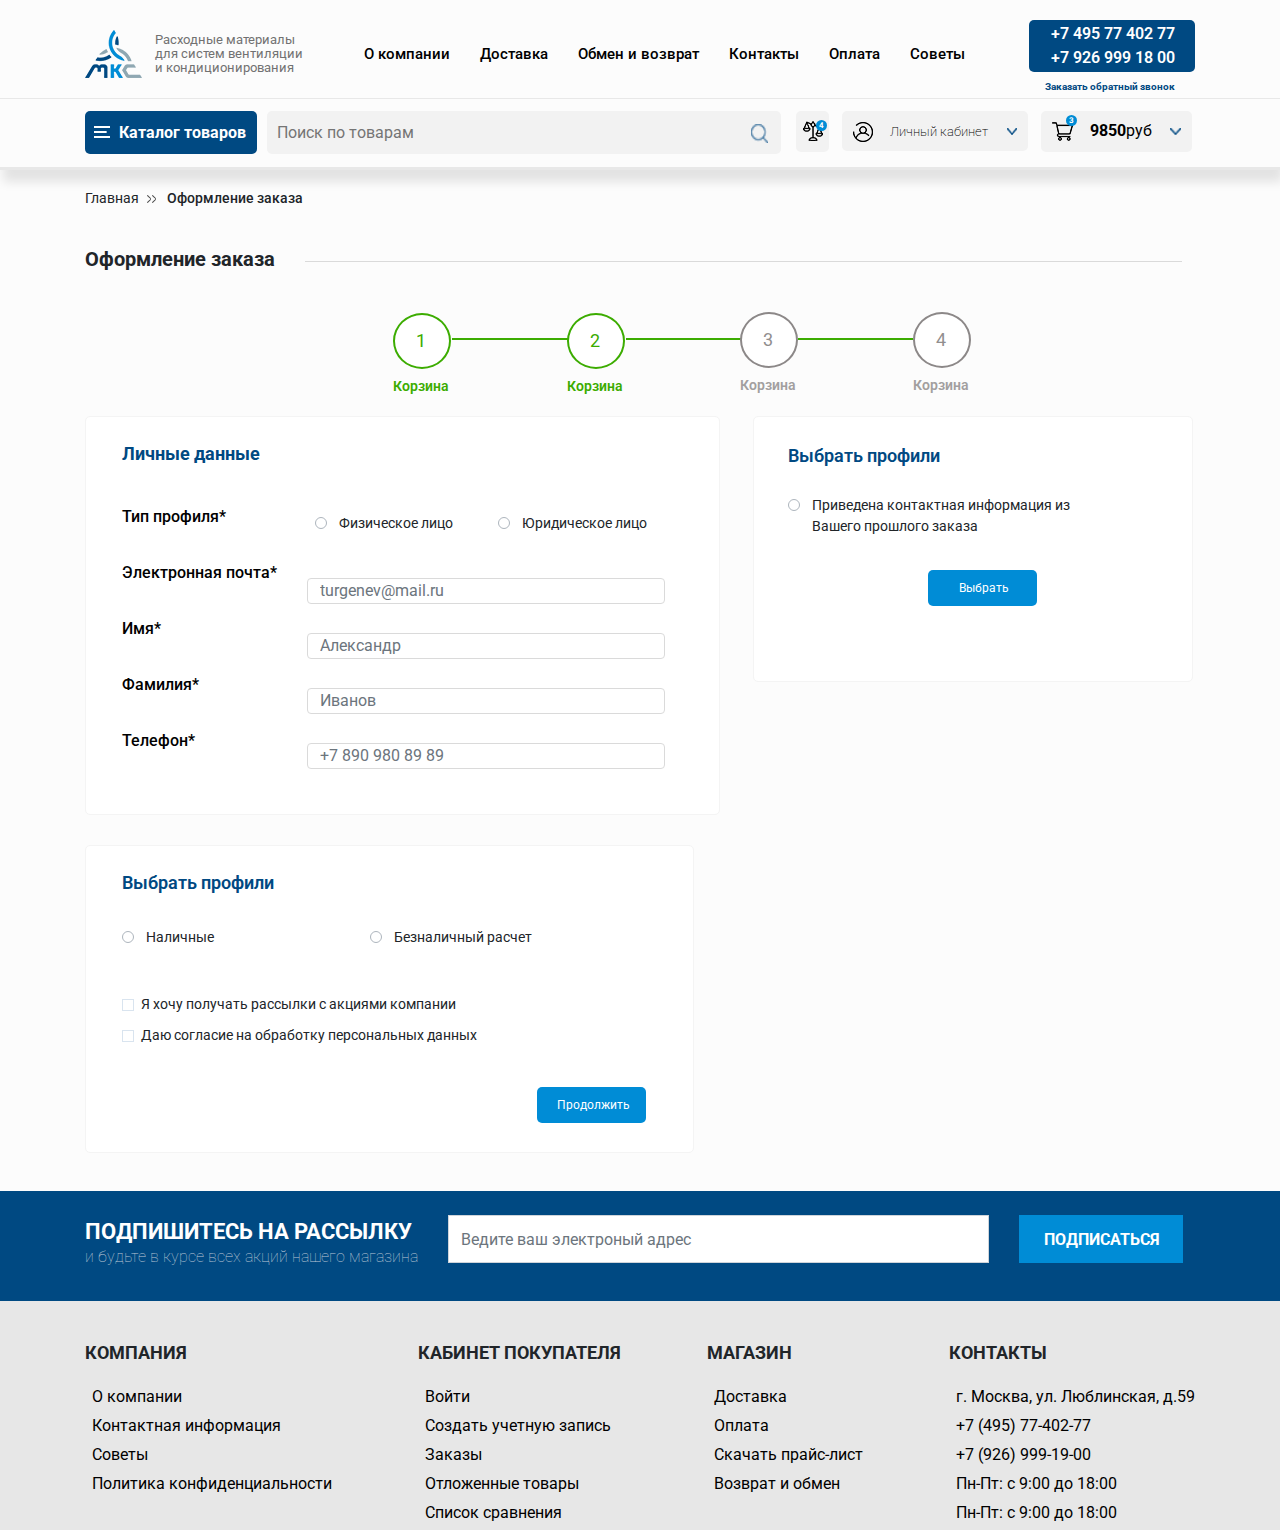
<file: data — копия.html>
<!DOCTYPE html>
<html lang="en">
<head>
	<meta charset="UTF-8">
	<meta name="viewport" content="width=device-width, initial-scale=1, shrink-to-fit=no">
	<title>Document</title>
	<link rel="stylesheet" href="https://stackpath.bootstrapcdn.com/bootstrap/4.3.1/css/bootstrap.min.css" integrity="sha384-ggOyR0iXCbMQv3Xipma34MD+dH/1fQ784/j6cY/iJTQUOhcWr7x9JvoRxT2MZw1T" crossorigin="anonymous">
	<link rel="stylesheet" href="css/style.css">
	<link href="https://fonts.googleapis.com/css?family=Roboto:400,700&display=swap" rel="stylesheet">
	<link rel="stylesheet" href="css/media.css">
	<link rel="stylesheet" href="slick/slick-theme.css">
	<link rel="stylesheet" href="slick/slick.css">
	<link rel="stylesheet" href="https://use.fontawesome.com/releases/v5.8.2/css/all.css" integrity="sha384-oS3vJWv+0UjzBfQzYUhtDYW+Pj2yciDJxpsK1OYPAYjqT085Qq/1cq5FLXAZQ7Ay" crossorigin="anonymous">
</head>
<body>
	<header class="header">
		<div class="header-top">
			<div class="container">
				<div class="header-item header-item   align-items-center">
					<div class="logo d-flex justify-content-start align-items-center">
						<img src="img/logo.png" alt="">
						<span>Расходные материалы <br> для систем вентиляции <br> и кондиционирования</span>
					</div>
					<nav id="menu">
						<a href="#">О компании</a>
						<a href="#">Доставка</a>
						<a href="#">Обмен и возврат</a>
						<a href="#">Контакты</a>
						<a href="#">Оплата</a>
						<a href="#">Советы</a>
					</nav>
					<div class="together">
						<div class="number">
							<a href="tel:7 495 77 402 77">+7 495 77 402 77</a> <br>
							<a href="tel:7 926 999 18 00">+7 926 999 18 00</a>
						</div>
						<div class="btn" id="myBtn"><a href="#">Заказать обратный звонок</a></div>
						<div class="modal">
							<div class="modal-wrapper">
								<div class="modal-header">
									<span class="closeBtn">&times;</span>
								</div>
								<div class="modal-body">
									<form>
										<div class="col">
											<input type="text" class="form-control" placeholder="Имя">
										</div>
										<div class="col">
											<div class="col-padding-top">
												<input type="text" class="form-control" placeholder="Телефон">
											</div>
										</div>
										<div class="col">
											<div class="col-padding-top">
												<input type="text" class="form-control" placeholder="E-mail">
											</div>
										</div>
										<div class="col">
											<div class="col-padding-top">
												<input type="number" class="form-control" placeholder="Дата">
											</div>
										</div>
									</form>
								</div>
								<div class="modal-footer">
									<div class="btn">Заказать обратный званок</div>
								</div>
							</div>
						</div>
					</div>
					<div id="menuToggle">
						<input type="checkbox">
						<span id="span1"></span>
						<span id="span2"></span>
						<span id="span3"></span>
					</div>
				</div>
			</div>
		</div>
		<div class="header-bottom">
			<div class="container">
				<div class="catalog-btn">
					<img src="img/catalog.png" alt="">
					<div class="text">
						<a href="catalog.html">Каталог товаров</a>
					</div>
				</div>
				<div class="offset__down-two">
					<div class="page-form">
						<input class="search-txt" type="text" name="" id="search-for"  placeholder="Поиск по товарам">
						<a href="#" class="search-btn">
							<a href="#"><img src="img/poisk.png" alt=""></a>
						</a>
					</div>
					<div class="page-comparison">
						<div class="comparison-btn">
							<div class="icon">
								<a href="#"><img src="img/icon_1.png" alt=""><div class="numeral"><span>4</span></div></a>
							</div>
						</div>
						<div class="office-inline-flex">
							<div class="office-btn">
								<div class="office-icon">
									<img src="img/icon_3.png " class="sm" alt="">
									<span>Личный кабинет</span>
									<img src="img/arrows-top___.png" id="rem" alt="">
								</div>
							</div>

							<div class="office-btn-copy" id="office-btns">
								<div class="span"><a href="#">Заказы</a></div>
								<div class="span-border-tp"><a href="#">Список сравнения</a></div>
								<div class="span-border-top"><a href="#">Отложенные товары</a></div>
								<div class="btns">Войти</div>
								<div class="btn">Регистрация</div>
							</div>
						</div>

						<div class="purchase-inline-flex">
							<div class="purchase-btn">
								<div class="purchase-item">
									<img src="img/icon_4.png" alt=""><div class="theere"><span>3</span></div>
									<span> 9850<b>руб</b> </span>
									<img src="img/arrows-top___.png " id="wi_num" alt="">
								</div>	
							</div>
							<div class="purchase-btn-copy" id="purchase-btns">
								<div class="purchase-btn-item">
									<div class="purchase-btn-inline">
										<div class="purchase-img">
											<img src="img/service_1.png" alt="">
										</div>
									</div>
									<div class="purchase-btn-inline">
										<div class="span">
											Вакуумный насос
											Value VE125N
										</div>
										<p>Артикул: 06584497</p>
										<span>1 шт</span>
									</div>
									<div class="purchase-btn-inline">
										<div class="h1-lg">
											<h5>6900 руб</h5>
											<div class="btn">Удалить</div>
										</div>
									</div>
								</div>
								<div class="purchase-btn-item">
									<div class="purchase-btn-inline">
										<div class="purchase-img">
											<img src="img/service_1.png" alt="">
										</div>
									</div>
									<div class="purchase-btn-inline">
										<div class="span">
											Вакуумный насос
											Value VE125N
										</div>
										<p>Артикул: 06584497</p>
										<span>1 шт</span>
									</div>
									<div class="purchase-btn-inline">
										<div class="h1-lg">
											<h5>6900 руб</h5>
											<div class="btn">Удалить</div>
										</div>
									</div>
								</div>
								<div class="purchase-texts">
									<span>Всего 2 товар (ов) на общую сумму:</span>   
									<h5>9 850 руб</h5>                           
								</div>
								<div class="purchase-btn-two">
									<div class="btn">В корзину</div>
									<div class="btns">Заказать</div>
								</div>
							</div>
						</div>
					</div>
				</div>
			</div>
		</div>
	</header>
	
	<div class="catalog__item">
		<div class="container">
			<div class="catalog__text">
				<div class="span">Главная </div>
				<img src="img/rows.png" alt="">
				<div class="h5">Оформление заказа</div>
			</div>
		</div>
	</div>


	<div class="product-info-buy">
		<div class="container">
			<div class="product-info-texts">
				<p>Оформление заказа</p>
				<div class="product-info-lines"></div>
			</div>
		</div>
	</div>
	

	<section class="checkout">
		<div class="checkout-wrapper">
			<div class="container">
				<div class="checkout-item">
					<ul class="nav nav-tabs" id="myTab" role="tablist">
						<li class="nav-item">
							<a class="nav-link " id="" data-toggle="" href="#home" role="tab" aria-controls="home" aria-selected="true">
								<span class="num-tab">
									1
								</span>
								<span class="span">
									Корзина
								</span>
							</a>
						</li>
						<li class="nav-item">
							<a class="nav-link" id="home-tab" data-toggle="" href="#home" role="tab" aria-controls="home" aria-selected="true">
								<span class="num-tab">
									2
								</span>
								<span class="span">
									Корзина
								</span>
							</a>
						</li>
						<li class="nav-item">
							<a class="nav-link active" id="home-tab" data-toggle="" href="#home" role="tab" aria-controls="home" aria-selected="true">
								<span class="num-tab">
									3
								</span>
								<span class="span">
									Корзина
								</span>
							</a>
						</li>
						<li class="nav-items">
							<a class="nav-link active" id="home-tab" data-toggle="tab" href="#home" role="tab" aria-controls="home" aria-selected="true">
								<span class="num-tab">
									4
								</span>
								<span class="span">
									Корзина
								</span>
							</a>
						</li>
					</ul>
				</div>

				<div class="personal-data">
					<div class="personal-wrapper">
						<div class="personal-inline">
							<div class="data-user">
								<div class="h5">Личные данные</div>
								<div class="data-inline">
									<div class="data-block">
										<div class="data-text">
											<li>Тип профиля*</li>
											<li>Электронная почта*</li>
											<li>Имя*</li>
											<li>Фамилия*</li>
											<li>Телефон*</li>
										</div>
									</div>
									<div class="data-block">
										<div class="data-bottom">
											<div class="data-checkbox">
												<div class="custom-control custom-checkbox">
													<input type="checkbox" class="custom-control-input" id="customCheck1">
													<label class="custom-control-label" for="customCheck1">Физическое лицо</label>
												</div>
												<div class="custom-control custom-checkbox" id="customsCheck2">
													<input type="checkbox" class="custom-control-input" id="customCheck2">
													<label class="custom-control-label" for="customCheck2">Юридическое лицо</label>
												</div>
											</div>
										</div>
										<div class="data-check">
											<div class="registering">
												<form>
													<div class="form-group">
														<input type="email" class="form-control" id="inputEmail4" placeholder="turgenev@mail.ru">
													</div>
												</form>
											</div>	
												<div class="registering">
												<form>
													<div class="form-group">
														<input type="name" class="form-control" id="inputName4" placeholder="Александр">
													</div>
												</form>
											</div>
												<div class="registering">
												<form>
													<div class="form-group">
														<input type="surname" class="form-control" id="inputSurname4" placeholder="Иванов">
													</div>
												</form>
											</div>
												<div class="registering">
												<form>
													<div class="form-group">
														<input type="phone" class="form-control" id="inputPhone4" placeholder="+7 890 980 89 89">
													</div>
												</form>
											</div>	
										</div>
									</div>
								</div>
							</div>
						</div>
						<div class="personal-inline">
							<div class="profiles-wrap">
								<div class="h5">Выбрать профили</div>
								<div class="personal-checkbox">
									<div class="custom-control custom-checkbox" id="customsCheck2">
										<input type="checkbox" class="custom-control-input" id="customCheck4">
										<label class="custom-control-label" for="customCheck4">Приведена контактная информация из Вашего прошлого заказа</label>
									</div>
								</div>
								<div class="button">Выбрать</div>
							</div>
						</div>
					</div>
					<div class="pesonal-block">
						<div class="payment-wrap">
							<div class="h5">Выбрать профили</div>
							<div class="payment-checkbox">
									<div class="custom-control custom-checkbox">
										<input type="checkbox" class="custom-control-input" id="customCheck6">
										<label class="custom-control-label" for="customCheck6">Наличные</label>
									</div>
									<div class="custom-control custom-checkbox" id="customsCheck3">
										<input type="checkbox" class="custom-control-input" id="customCheck7">
										<label class="custom-control-label" for="customCheck7">Безналичный расчет</label>
									</div>
							</div>
							<div class="payment-check">
								<div class="button-checkbox">
									<input type="checkbox" id="swip" name="country">
									<label for="swip">Я хочу получать рассылки с акциями компании</label>
								</div>
								<div class="button-checkbox">
									<input type="checkbox" id="click" name="country">
									<label for="click">Даю согласие на обработку персональных данных</label>
								</div>
							</div>
							<div class="btns">Продолжить</div>
						</div>
					</div>
				</div>
			</div>
		</div>
	</section>

	<div class="form-wrapper">
<div class="container ">
	<div class="form-cen d-flex">
		<div class="form-text">
			<h2>Подпишитесь на рассылку</h2>
			<p>и будьте в курсе всех акций нашего магазина</p>
		</div>
		<form>
			<div class="form">
				<div class="form-group">
					<input type="email" class="form-control" id="inputEmail4" placeholder="Ведите ваш электроный адрес">
				</div>
			</div>
		</form>
		<div class="form-btn"><a href="#">Подписаться</a></div>
	</div>
</div>
</div>

 <footer>
 	<div class="footer">
 		<div class="container">
 			<div class="footer-cent d-flex justify-content-between">
 				<div class="block-wrap">
 					<h2>Компания</h2>
 					<div class="block-link">
 						<a href="#">
 							<i class="fas fa-angle-right"></i>
 							<div class="tx-btn">О компании</div>
 						</a>
 					</div>
 					<div class="block-link">
 					<a href="#">
 						<i class="fas fa-angle-right"></i>
 						<div class="tx-btn">Контактная информация</div>
 					</a>
 				</div>
 				<div class="block-link">
 					<a href="#">
 						<i class="fas fa-angle-right"></i>
 						<div class="tx-btn">Советы</div>
 					</a>
 				</div>
 				<div class="block-link">
 					<a href="#">
 						<i class="fas fa-angle-right"></i>
 						<div class="tx-btn">Политика конфиденциальности</div>
 					</a>
 				</div>
 			</div>
 			<div class="block-wrap">
 				<h2>Кабинет покупателя</h2>
 				<div class="block-link">
 					<a href="#">
 						<i class="fas fa-angle-right"></i>
 						<div class="tx-btn">Войти</div>
 					</a>
 				</div>
 				<div class="block-link">
 					<a href="#">
 						<i class="fas fa-angle-right"></i>
 						<div class="tx-btn">Создать учетную запись</div>
 					</a>
 				</div>
 				<div class="block-link">
 					<a href="#">
 						<i class="fas fa-angle-right"></i>
 						<div class="tx-btn">Заказы</div>
 					</a>
 				</div>
 				<div class="block-link">
 					<a href="#">
 						<i class="fas fa-angle-right"></i>
 						<div class="tx-btn">Отложенные товары</div>
 					</a>
 				</div>
 				<div class="block-link">
 					<a href="#">
 						<i class="fas fa-angle-right"></i>
 						<div class="tx-btn">Список сравнения</div>
 					</a>
 				</div>
 			</div>
 			<div class="block-wrap ">
 				<h2>Магазин</h2>
 				<div class="block-link">
 					<a href="#">
 						<i class="fas fa-angle-right"></i>
 						<div class="tx-btn">Доставка</div>
 					</a>
 				</div>
 				<div class="block-link">
 					<a href="#">
 						<i class="fas fa-angle-right"></i>
 						<div class="tx-btn">Оплата</div>
 					</a>
 				</div>
 				<div class="block-link">
 					<a href="#">
 						<i class="fas fa-angle-right"></i>
 						<div class="tx-btn">Скачать прайс-лист</div>
 					</a>
 				</div>
 				<div class="block-link">
 					<a href="#">
 						<i class="fas fa-angle-right"></i>
 						<div class="tx-btn">Возврат и обмен</div>
 					</a>
 				</div>
 			</div>
 			<div class="block-wrap left">
 				<h2>Контакты</h2>
 				<div class="block-link">
 					<a href="#">
 						<i class="fas fa-map-marker-alt"></i>
 						<div class="tx-btn">г. Москва, ул. Люблинская, д.59</div>
 					</a>
 				</div>
 				<div class="block-link">
 					<a href="#">
 						<i class="fas fa-phone"></i>
 						<div class="tx-btn">+7 (495) 77-402-77</div>
 					</a>
 				</div>
 				<div class="block-link">
 					<a href="#">
 						<i class="fas fa-phone"></i>
 						<div class="tx-btn">+7 (926) 999-19-00</div>
 					</a>
 				</div>
 				<div class="block-link">
 					<a href="#">
 						<i class="fas fa-clock"></i>
 						<div class="tx-btn"> Пн-Пт: с 9:00 до 18:00</div>
 					</a>
 				</div>
 				<div class="block-link">
 					<a href="#">
 						<i class="fas fa-envelope"></i>
 						<div class="tx-btn"> Пн-Пт: с 9:00 до 18:00</div>
 					</a>
 				</div>
 			</div>
 			</div>
 		</div>
 	</div>
 </footer> 

	<script src="https://cdnjs.cloudflare.com/ajax/libs/popper.js/1.14.7/umd/popper.min.js" integrity="sha384-UO2eT0CpHqdSJQ6hJty5KVphtPhzWj9WO1clHTMGa3JDZwrnQq4sF86dIHNDz0W1" crossorigin="anonymous"></script>
	<script src="js/jquery.js"></script>
	<script src="js/bootstrap.min.js"></script>
	<script src="slick/slick.min.js"></script>
	<script src="js/script.js"></script>
</body>
</html>
</file>
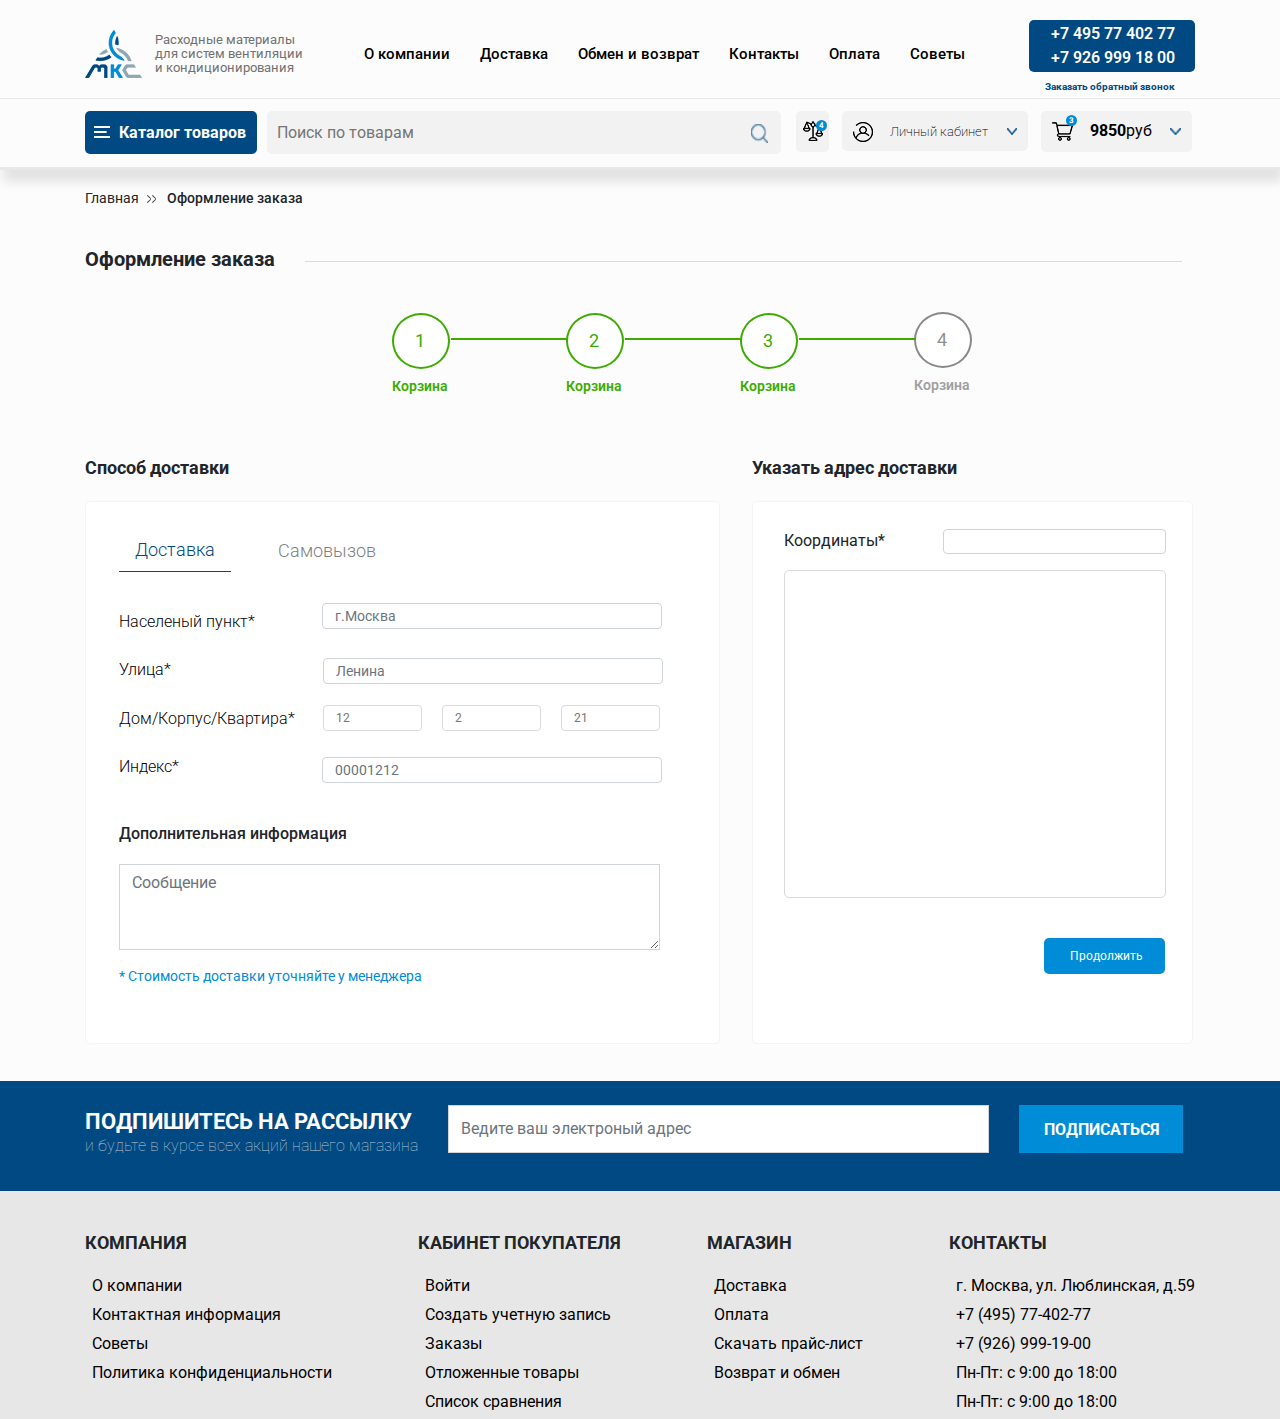
<file: delivery — копия.html>
<!DOCTYPE html>
<html lang="en">
<head>
	<meta charset="UTF-8">
	<meta name="viewport" content="width=device-width, initial-scale=1, shrink-to-fit=no">
	<title>Document</title>
	<link rel="stylesheet" href="https://stackpath.bootstrapcdn.com/bootstrap/4.3.1/css/bootstrap.min.css" integrity="sha384-ggOyR0iXCbMQv3Xipma34MD+dH/1fQ784/j6cY/iJTQUOhcWr7x9JvoRxT2MZw1T" crossorigin="anonymous">
	<link rel="stylesheet" href="css/style.css">
	<link href="https://fonts.googleapis.com/css?family=Roboto:400,700&display=swap" rel="stylesheet">
	<link rel="stylesheet" href="css/media.css">
	<link rel="stylesheet" href="slick/slick-theme.css">
	<link rel="stylesheet" href="slick/slick.css">
	<link rel="stylesheet" href="https://use.fontawesome.com/releases/v5.8.2/css/all.css" integrity="sha384-oS3vJWv+0UjzBfQzYUhtDYW+Pj2yciDJxpsK1OYPAYjqT085Qq/1cq5FLXAZQ7Ay" crossorigin="anonymous">
</head>
<body>

	<header class="header">
		<div class="header-top">
			<div class="container">
				<div class="header-item header-item   align-items-center">
					<div class="logo d-flex justify-content-start align-items-center">
						<img src="img/logo.png" alt="">
						<span>Расходные материалы <br> для систем вентиляции <br> и кондиционирования</span>
					</div>
					<nav id="menu">
						<a href="#">О компании</a>
						<a href="#">Доставка</a>
						<a href="#">Обмен и возврат</a>
						<a href="#">Контакты</a>
						<a href="#">Оплата</a>
						<a href="#">Советы</a>
					</nav>
					<div class="together">
						<div class="number">
							<a href="tel:7 495 77 402 77">+7 495 77 402 77</a> <br>
							<a href="tel:7 926 999 18 00">+7 926 999 18 00</a>
						</div>
						<div class="btn" id="myBtn"><a href="#">Заказать обратный звонок</a></div>
						<div class="modal">
							<div class="modal-wrapper">
								<div class="modal-header">
									<span class="closeBtn">&times;</span>
								</div>
								<div class="modal-body">
									<form>
										<div class="col">
											<input type="text" class="form-control" placeholder="Имя">
										</div>
										<div class="col">
											<div class="col-padding-top">
												<input type="text" class="form-control" placeholder="Телефон">
											</div>
										</div>
										<div class="col">
											<div class="col-padding-top">
												<input type="text" class="form-control" placeholder="E-mail">
											</div>
										</div>
										<div class="col">
											<div class="col-padding-top">
												<input type="number" class="form-control" placeholder="Дата">
											</div>
										</div>
									</form>
								</div>
								<div class="modal-footer">
									<div class="btn">Заказать обратный званок</div>
								</div>
							</div>
						</div>

					</div>
					<div id="menuToggle">
						<input type="checkbox">
						<span id="span1"></span>
						<span id="span2"></span>
						<span id="span3"></span>
					</div>
				</div>
			</div>
		</div>

		<div class="header-bottom">
			<div class="container">
				<div class="catalog-btn">
					<img src="img/catalog.png" alt="">
					<div class="text">
						<a href="catalog.html">Каталог товаров</a>
					</div>
				</div>
				<div class="offset__down-two">
					<div class="page-form">
						<input class="search-txt" type="text" name="" id="search-for"  placeholder="Поиск по товарам">
						<a href="#" class="search-btn">
							<a href="#"><img src="img/poisk.png" alt=""></a>
						</a>
					</div>
					<div class="page-comparison">
						<div class="comparison-btn">
							<div class="icon">
								<a href="#"><img src="img/icon_1.png" alt=""><div class="numeral"><span>4</span></div></a>
							</div>
						</div>
						<div class="office-inline-flex">
							<div class="office-btn">
								<div class="office-icon">

									<img src="img/icon_3.png " class="sm" alt="">
									<span>Личный кабинет</span>
									<img src="img/arrows-top___.png" id="rem" alt="">

								</div>
							</div>

							<div class="office-btn-copy" id="office-btns">
								<div class="span"><a href="#">Заказы</a></div>
								<div class="span-border-tp"><a href="#">Список сравнения</a></div>
								<div class="span-border-top"><a href="#">Отложенные товары</a></div>
								<div class="btns">Войти</div>
								<div class="btn">Регистрация</div>
							</div>
						</div>

						<div class="purchase-inline-flex">
							<div class="purchase-btn">
								<div class="purchase-item">
									<img src="img/icon_4.png" alt=""><div class="theere"><span>3</span></div>
									<span> 9850<b>руб</b> </span>
									<img src="img/arrows-top___.png " id="wi_num" alt="">
								</div>	
							</div>
							<div class="purchase-btn-copy" id="purchase-btns">
								<div class="purchase-btn-item">
									<div class="purchase-btn-inline">
										<div class="purchase-img">
											<img src="img/service_1.png" alt="">
										</div>
									</div>
									<div class="purchase-btn-inline">
										<div class="span">
											Вакуумный насос
											Value VE125N
										</div>
										<p>Артикул: 06584497</p>
										<span>1 шт</span>
									</div>
									<div class="purchase-btn-inline">
										<div class="h1-lg">
											<h5>6900 руб</h5>
											<div class="btn">Удалить</div>
										</div>
									</div>
								</div>
								<div class="purchase-btn-item">
									<div class="purchase-btn-inline">
										<div class="purchase-img">
											<img src="img/service_1.png" alt="">
										</div>
									</div>
									<div class="purchase-btn-inline">
										<div class="span">
											Вакуумный насос
											Value VE125N
										</div>
										<p>Артикул: 06584497</p>
										<span>1 шт</span>
									</div>
									<div class="purchase-btn-inline">
										<div class="h1-lg">
											<h5>6900 руб</h5>
											<div class="btn">Удалить</div>
										</div>
									</div>
								</div>

								<div class="purchase-texts">
									<span>Всего 2 товар (ов) на общую сумму:</span>   
									<h5>9 850 руб</h5>                           
								</div>

								<div class="purchase-btn-two">
									<div class="btn">В корзину</div>
									<div class="btns">Заказать</div>
								</div>
							</div>
						</div>
					</div>
				</div>
			</div>
		</div>
	</header>
	
	<div class="catalog__item">
		<div class="container">
			<div class="catalog__text">
				<div class="span">Главная </div>
				<img src="img/rows.png" alt="">
				<div class="h5">Оформление заказа</div>

			</div>
		</div>
	</div>

	<div class="product-info-buy">
		<div class="container">
			<div class="product-info-texts">
				<p>Оформление заказа</p>
				<div class="product-info-lines"></div>
			</div>
		</div>
	</div>
	

	<section class="checkout">
		<div class="checkout-wrapper">
			<div class="container">
				<div class="checkout-item">
					<ul class="nav nav-tabs" id="myTab" role="tablist">
						<li class="nav-item">
							<a class="nav-link " id="" data-toggle="" href="#home" role="tab" aria-controls="home" aria-selected="true">
								<span class="num-tab">
									1
								</span>
								<span class="span">
									Корзина
								</span>
							</a>
						</li>
						<li class="nav-item">
							<a class="nav-link" id="home-tab" data-toggle="" href="#home" role="tab" aria-controls="home" aria-selected="true">
								<span class="num-tab">
									2
								</span>
								<span class="span">
									Корзина
								</span>
							</a>
						</li>
						<li class="nav-item">
							<a class="nav-link" id="home-tab" data-toggle="" href="#home" role="tab" aria-controls="home" aria-selected="true">
								<span class="num-tab">
									3
								</span>
								<span class="span">
									Корзина
								</span>
							</a>
						</li>
						<li class="nav-items">
							<a class="nav-link active" id="home-tab" data-toggle="tab" href="#home" role="tab" aria-controls="home" aria-selected="true">
								<span class="num-tab">
									4
								</span>
								<span class="span">
									Корзина
								</span>
							</a>
						</li>
					</ul>
				</div>
				<div class="delivery-wrapper">
					<div class="delivery-inline">
						<div class="delivery-item">
							<div class="h4">Способ доставки</div>
							<div class="data-wrap">
								<ul class="nav nav-tabs" id="myTab" role="tablist">
									<li class="nav-item">
										<a class="nav-link active" id="home-tab" data-toggle="tab" href="#home" role="tab" aria-controls="home" aria-selected="true">Доставка</a>
									</li>
									<li class="nav-item">
										<a class="nav-link" id="contact-tab" data-toggle="tab" href="#contact" role="tab" aria-controls="contact" aria-selected="false">Самовызов</a>
									</li>
								</ul>
								<div class="tab-content" id="myTabContent">
									<div class="tab-pane fade show active" id="home" role="tabpanel" aria-labelledby="home-tab">
										<div class="request-item">
											<div class="request-inline">
												<div class="form-flex">
													<div class="span">Населеный пункт*</div>
												</div>
												<div class="form-flex">
													<div class="form-right">
														<form>
															<div class="form-group row">
																<div class="col-sm-10">
																	<input type="cauntry" class="form-control form-control-sm" id="colFormLabelSm" placeholder="г.Москва">
																</div>
															</div>
														</form> 
													</div>
												</div>
											</div>
											<div class="request-inline">
												<div class="form-flex">
													<div class="span">Улица*</div>
												</div>
												<div class="form-flex">
													<div class="form-common">
														<form>
															<div class="form-group row">
																<div class="col-sm-10">
																	<input type="cauntry" class="form-control form-control-sm" id="colFormLabelSm" placeholder="Ленина">
																</div>
															</div>
														</form> 
													</div>
												</div>
												
											</div>
											<div class="request-inline">
												<div class="form-flex">
													<div class="span">Дом/Корпус/Квартира*</div>
												</div>
												<div class="form-flex">
													<div class="form-centend">
														<div class="form-row">
															<div class="padding-null">
																<input type="text" class="form-controls" id="validationDefault03" placeholder="12" required>
															</div>
															<div class="padding-null">
																<input type="text" class="form-controls" id="validationDefault04" placeholder="2" required>
															</div>
															<div class="padding-null">
																<input type="text" class="form-controls" id="validationDefault05" placeholder="21" required>
															</div>
														</div>
													</div>
												</div>
											</div>
											<div class="request-inline">
												<div class="form-flex">
													<div class="span">Индекс*</div>
												</div>
												<div class="form-flex">
													<div class="form-commons">
														<form>
															<div class="form-group row">
																<div class="col-sm-10">
																	<input type="cauntry" class="form-control form-control-sm" id="colFormLabelSm" placeholder="00001212">
																</div>
															</div>
														</form>
													</div>
												</div>
											</div>
											
											<div class="request-block">
												<form>
													<div class="form-group">
														<div class="h5">Дополнительная информация</div>
														<textarea class="form-control" id="exampleFormControlTextarea1" rows="3" placeholder="Сообщение"></textarea>
													</div>
												</form>
											</div>
											
											<div class="button">* Стоимость доставки уточняйте у менеджера</div>
										</div>
									</div>
									<div class="tab-pane fade" id="contact" role="tabpanel" aria-labelledby="contact-tab">
										<div class="tab-two">
											<div class="custom-control custom-checkbox">
												<input type="checkbox" class="custom-control-input" id="customCheck1">
												<label class="custom-control-label" for="customCheck1">Москва, Измайловский проспект,  дом 123, ст 1</label>
											</div>
											<div class="custom-control custom-checkbox">
												<input type="checkbox" class="custom-control-input" id="customCheck2">
												<label class="custom-control-label" for="customCheck2">Москва, Измайловский проспект,  дом 123, ст 1</label>
											</div>
										</div>
									</div>
								</div>
							</div>
						</div>
						<div class="delivery-item delivery-pad">
							<div class="h4">Указать адрес доставки</div>
							<div class="map-item">
								<div class="map-inline">
									<div class="span">Координаты*</div>
									<form>
										<div class="form-group">
											<input type="text" class="form-control" id="inputText4" placeholder="">
										</div>
									</form>
								</div>
								<div class="map-wrap">
									<iframe src="https://yandex.ru/map-widget/v1/?um=constructor%3Af5285cc374630bd34dc65c8d30e31c49e597b762dd72efea05ce641ebc2e7a53&amp;source=constructor" width="100%" height="328px" frameborder="0"></iframe>
								</div>	
								<div class="button">Продолжить</div>	
							</div>
						</div>
					</div>
				</div> 
			</div>
		</div>
	</section>
	
	<div class="form-wrapper">
		<div class="container ">
			<div class="form-cen d-flex">
				<div class="form-text">
					<h2>Подпишитесь на рассылку</h2>
					<p>и будьте в курсе всех акций нашего магазина</p>
				</div>
				<form>
					<div class="form">
						<div class="form-group">
							<input type="email" class="form-control" id="inputEmail4" placeholder="Ведите ваш электроный адрес">
						</div>
					</div>
				</form>
				<div class="form-btn"><a href="#">Подписаться</a></div>
			</div>
		</div>
	</div>
	
	<footer>
		<div class="footer">
			<div class="container">
				<div class="footer-cent d-flex justify-content-between">
					<div class="block-wrap">
						<h2>Компания</h2>
						<div class="block-link">
							<a href="#">
								<i class="fas fa-angle-right"></i>
								<div class="tx-btn">О компании</div>
							</a>
						</div>
						<div class="block-link">
							<a href="#">
								<i class="fas fa-angle-right"></i>
								<div class="tx-btn">Контактная информация</div>
							</a>
						</div>
						<div class="block-link">
							<a href="#">
								<i class="fas fa-angle-right"></i>
								<div class="tx-btn">Советы</div>
							</a>
						</div>
						<div class="block-link">
							<a href="#">
								<i class="fas fa-angle-right"></i>
								<div class="tx-btn">Политика конфиденциальности</div>
							</a>
						</div>
					</div>
					<div class="block-wrap">
						<h2>Кабинет покупателя</h2>
						<div class="block-link">
							<a href="#">
								<i class="fas fa-angle-right"></i>
								<div class="tx-btn">Войти</div>
							</a>
						</div>
						<div class="block-link">
							<a href="#">
								<i class="fas fa-angle-right"></i>
								<div class="tx-btn">Создать учетную запись</div>
							</a>
						</div>
						<div class="block-link">
							<a href="#">
								<i class="fas fa-angle-right"></i>
								<div class="tx-btn">Заказы</div>
							</a>
						</div>
						<div class="block-link">
							<a href="#">
								<i class="fas fa-angle-right"></i>
								<div class="tx-btn">Отложенные товары</div>
							</a>
						</div>
						<div class="block-link">
							<a href="#">
								<i class="fas fa-angle-right"></i>
								<div class="tx-btn">Список сравнения</div>
							</a>
						</div>
					</div>
					<div class="block-wrap ">
						<h2>Магазин</h2>
						<div class="block-link">
							<a href="#">
								<i class="fas fa-angle-right"></i>
								<div class="tx-btn">Доставка</div>
							</a>
						</div>
						<div class="block-link">
							<a href="#">
								<i class="fas fa-angle-right"></i>
								<div class="tx-btn">Оплата</div>
							</a>
						</div>
						<div class="block-link">
							<a href="#">
								<i class="fas fa-angle-right"></i>
								<div class="tx-btn">Скачать прайс-лист</div>
							</a>
						</div>
						<div class="block-link">
							<a href="#">
								<i class="fas fa-angle-right"></i>
								<div class="tx-btn">Возврат и обмен</div>
							</a>
						</div>
					</div>
					<div class="block-wrap left">
						<h2>Контакты</h2>
						<div class="block-link">
							<a href="#">
								<i class="fas fa-map-marker-alt"></i>
								<div class="tx-btn">г. Москва, ул. Люблинская, д.59</div>
							</a>
						</div>
						<div class="block-link">
							<a href="#">
								<i class="fas fa-phone"></i>
								<div class="tx-btn">+7 (495) 77-402-77</div>
							</a>
						</div>
						<div class="block-link">
							<a href="#">
								<i class="fas fa-phone"></i>
								<div class="tx-btn">+7 (926) 999-19-00</div>
							</a>
						</div>
						<div class="block-link">
							<a href="#">
								<i class="fas fa-clock"></i>
								<div class="tx-btn"> Пн-Пт: с 9:00 до 18:00</div>
							</a>
						</div>
						<div class="block-link">
							<a href="#">
								<i class="fas fa-envelope"></i>
								<div class="tx-btn"> Пн-Пт: с 9:00 до 18:00</div>
							</a>
						</div>
					</div>
				</div>
			</div>
		</div>
	</footer>		 

	<script src="https://cdnjs.cloudflare.com/ajax/libs/popper.js/1.14.7/umd/popper.min.js" integrity="sha384-UO2eT0CpHqdSJQ6hJty5KVphtPhzWj9WO1clHTMGa3JDZwrnQq4sF86dIHNDz0W1" crossorigin="anonymous"></script>
	<script src="js/jquery.js"></script>
	<script src="js/bootstrap.min.js"></script>
	<script src="slick/slick.min.js"></script>
	<script src="js/script.js"></script>
</body>
</html>
</file>
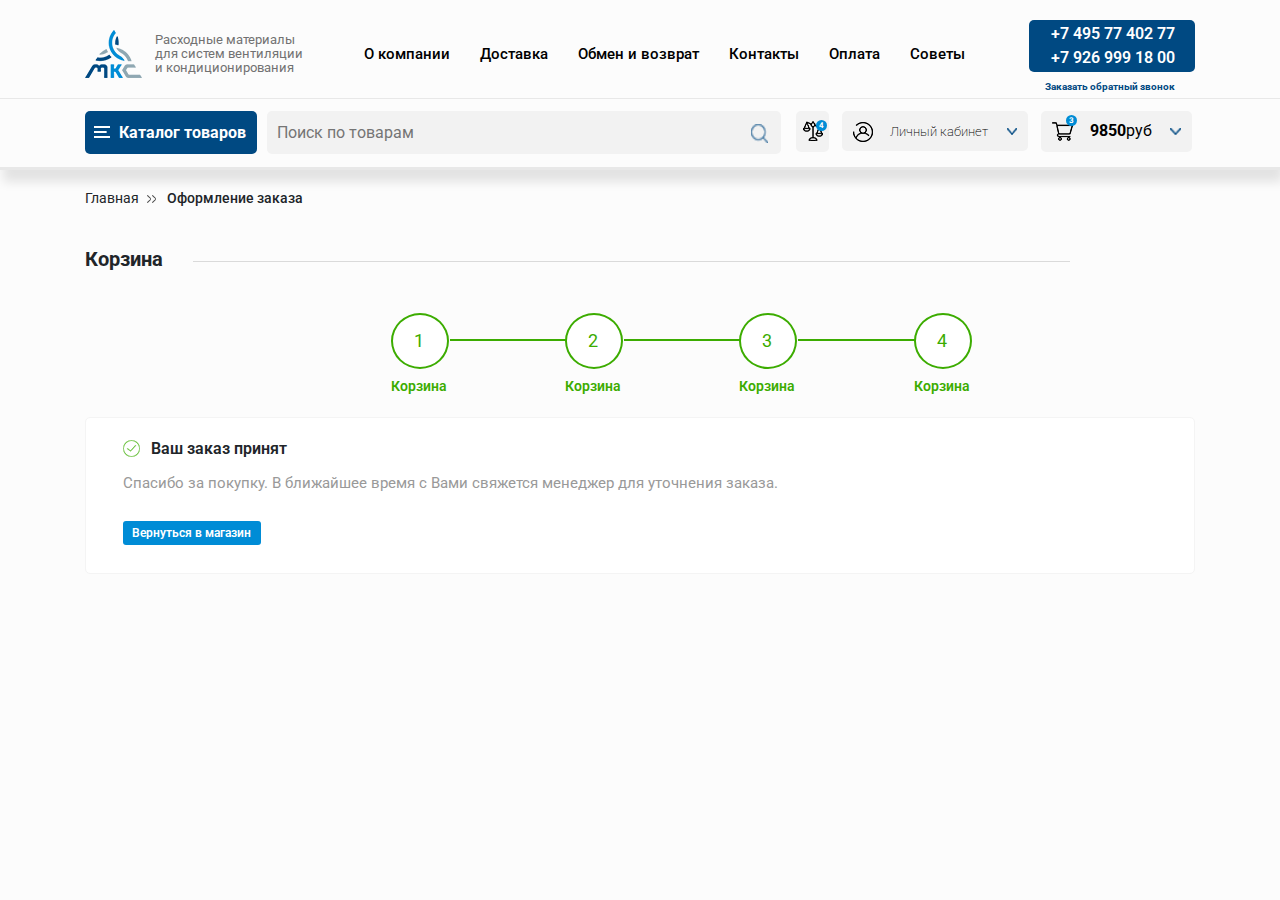
<file: end — копия.html>
<!DOCTYPE html>
<html lang="en">
<head>
	<meta charset="UTF-8">
	<meta name="viewport" content="width=device-width, initial-scale=1, shrink-to-fit=no">
	<title>Document</title>
	<link rel="stylesheet" href="https://stackpath.bootstrapcdn.com/bootstrap/4.3.1/css/bootstrap.min.css" integrity="sha384-ggOyR0iXCbMQv3Xipma34MD+dH/1fQ784/j6cY/iJTQUOhcWr7x9JvoRxT2MZw1T" crossorigin="anonymous">
	<link rel="stylesheet" href="css/style.css">
	<link href="https://fonts.googleapis.com/css?family=Roboto:400,700&display=swap" rel="stylesheet">
	<link rel="stylesheet" href="css/media.css">
	<link rel="stylesheet" href="slick/slick-theme.css">
	<link rel="stylesheet" href="slick/slick.css">
	<link rel="stylesheet" href="https://use.fontawesome.com/releases/v5.8.2/css/all.css" integrity="sha384-oS3vJWv+0UjzBfQzYUhtDYW+Pj2yciDJxpsK1OYPAYjqT085Qq/1cq5FLXAZQ7Ay" crossorigin="anonymous">
</head>
<body>
	<header class="header">
		<div class="header-top">
			<div class="container">
				<div class="header-item header-item   align-items-center">
					<div class="logo d-flex justify-content-start align-items-center">
						<img src="img/logo.png" alt="">
						<span>Расходные материалы <br> для систем вентиляции <br> и кондиционирования</span>
					</div>
					<nav id="menu">
						<a href="#">О компании</a>
						<a href="#">Доставка</a>
						<a href="#">Обмен и возврат</a>
						<a href="#">Контакты</a>
						<a href="#">Оплата</a>
						<a href="#">Советы</a>
					</nav>
					<div class="together">
						<div class="number">
							<a href="tel:7 495 77 402 77">+7 495 77 402 77</a> <br>
							<a href="tel:7 926 999 18 00">+7 926 999 18 00</a>
						</div>
						<div class="btn" id="myBtn"><a href="#">Заказать обратный звонок</a></div>
						<div class="modal">
							<div class="modal-wrapper">
								<div class="modal-header">
									<span class="closeBtn">&times;</span>
								</div>
								<div class="modal-body">
									<form>
										<div class="col">
											<input type="text" class="form-control" placeholder="Имя">
										</div>
										<div class="col">
											<div class="col-padding-top">
												<input type="text" class="form-control" placeholder="Телефон">
											</div>
										</div>
										<div class="col">
											<div class="col-padding-top">
												<input type="text" class="form-control" placeholder="E-mail">
											</div>
										</div>
										<div class="col">
											<div class="col-padding-top">
												<input type="number" class="form-control" placeholder="Дата">
											</div>
										</div>
									</form>
								</div>
								<div class="modal-footer">
									<div class="btn">Заказать обратный званок</div>
								</div>
							</div>
						</div>
					</div>
					<div id="menuToggle">
						<input type="checkbox">
						<span id="span1"></span>
						<span id="span2"></span>
						<span id="span3"></span>
					</div>
				</div>
			</div>
		</div>
		<div class="header-bottom">
			<div class="container">
				<div class="catalog-btn">
					<img src="img/catalog.png" alt="">
					<div class="text">
						<a href="#">Каталог товаров</a>
					</div>
				</div>
				<div class="offset__down-two">
					<div class="page-form">
						<input class="search-txt" type="text" name="" id="search-for"  placeholder="Поиск по товарам">
						<a href="#" class="search-btn">
							<a href="#"><img src="img/poisk.png" alt=""></a>
						</a>
					</div>
					<div class="page-comparison">
						<div class="comparison-btn">
							<div class="icon">
								<a href="#"><img src="img/icon_1.png" alt=""><div class="numeral"><span>4</span></div></a>
							</div>
						</div>
						<div class="office-inline-flex">
							<div class="office-btn">
								<div class="office-icon">
									<img src="img/icon_3.png " class="sm" alt="">
									<span>Личный кабинет</span>
									<img src="img/arrows-top___.png" id="rem" alt="">
								</div>
							</div>

							<div class="office-btn-copy" id="office-btns">
								<div class="span"><a href="#">Заказы</a></div>
								<div class="span-border-tp"><a href="#">Список сравнения</a></div>
								<div class="span-border-top"><a href="#">Отложенные товары</a></div>
								<div class="btns">Войти</div>
								<div class="btn">Регистрация</div>
							</div>
						</div>

						<div class="purchase-inline-flex">
							<div class="purchase-btn">
								<div class="purchase-item">
									<img src="img/icon_4.png" alt=""><div class="theere"><span>3</span></div>
									<span> 9850<b>руб</b> </span>
									<img src="img/arrows-top___.png " id="wi_num" alt="">
								</div>	
							</div>
							<div class="purchase-btn-copy" id="purchase-btns">
								<div class="purchase-btn-item">
									<div class="purchase-btn-inline">
										<div class="purchase-img">
											<img src="img/service_1.png" alt="">
										</div>
									</div>
									<div class="purchase-btn-inline">
										<div class="span">
											Вакуумный насос
											Value VE125N
										</div>
										<p>Артикул: 06584497</p>
										<span>1 шт</span>
									</div>
									<div class="purchase-btn-inline">
										<div class="h1-lg">
											<h5>6900 руб</h5>
											<div class="btn">Удалить</div>
										</div>
									</div>
								</div>
								<div class="purchase-btn-item">
									<div class="purchase-btn-inline">
										<div class="purchase-img">
											<img src="img/service_1.png" alt="">
										</div>
									</div>
									<div class="purchase-btn-inline">
										<div class="span">
											Вакуумный насос
											Value VE125N
										</div>
										<p>Артикул: 06584497</p>
										<span>1 шт</span>
									</div>
									<div class="purchase-btn-inline">
										<div class="h1-lg">
											<h5>6900 руб</h5>
											<div class="btn">Удалить</div>
										</div>
									</div>
								</div>
								<div class="purchase-texts">
									<span>Всего 2 товар (ов) на общую сумму:</span>   
									<h5>9 850 руб</h5>                           
								</div>
								<div class="purchase-btn-two">
									<div class="btn">В корзину</div>
									<div class="btns">Заказать</div>
								</div>
							</div>
						</div>
					</div>
				</div>
			</div>
		</div>
	</header>
	
	<div class="catalog__item">
		<div class="container">
			<div class="catalog__text">
				<div class="span">Главная </div>
				<img src="img/rows.png" alt="">
				<div class="h5">Оформление заказа</div>
			</div>
		</div>
	</div>


	<div class="product-info-buy">
		<div class="container">
			<div class="product-info-texts">
				<p>Корзина</p>
				<div class="product-info-lines"></div>
			</div>
		</div>
	</div>
	

	<section class="checkout">
		<div class="checkout-wrapper">
			<div class="container">
				<div class="checkout-item">
					<ul class="nav nav-tabs" id="myTab" role="tablist">
						<li class="nav-item">
							<a class="nav-link " id="" data-toggle="" href="#home" role="tab" aria-controls="home" aria-selected="true">
								<span class="num-tab">
									1
								</span>
								<span class="span">
									Корзина
								</span>
							</a>
						</li>
						<li class="nav-item">
							<a class="nav-link " id="home-tab" data-toggle="" href="#home" role="tab" aria-controls="home" aria-selected="true">
								<span class="num-tab">
									2
								</span>
								<span class="span">
									Корзина
								</span>
							</a>
						</li>
						<li class="nav-item">
							<a class="nav-link " id="home-tab" data-toggle="" href="#home" role="tab" aria-controls="home" aria-selected="true">
								<span class="num-tab">
									3
								</span>
								<span class="span">
									Корзина
								</span>
							</a>
						</li>
						<li class="nav-items">
							<a class="nav-link " id="home-tab" data-toggle="" href="#home" role="tab" aria-controls="home" aria-selected="true">
								<span class="num-tab">
									4
								</span>
								<span class="span">
									Корзина
								</span>
							</a>
						</li>
					</ul>
				</div>

				<div class="box-wrap">
					<div class="box-inline">
						<img src="img/check.png" alt="">
						<div class="h5">Ваш заказ принят</div>
					</div>
					<div class="text">
						Спасибо за покупку. В ближайшее время с Вами свяжется менеджер для уточнения заказа.
					</div>
					<div class="button">Вернуться в магазин</div>
				</div>
			</div>
		</div>
	</section>




	<script src="https://cdnjs.cloudflare.com/ajax/libs/popper.js/1.14.7/umd/popper.min.js" integrity="sha384-UO2eT0CpHqdSJQ6hJty5KVphtPhzWj9WO1clHTMGa3JDZwrnQq4sF86dIHNDz0W1" crossorigin="anonymous"></script>
	<script src="js/jquery.js"></script>
	<script src="js/bootstrap.min.js"></script>
	<script src="slick/slick.min.js"></script>
	<script src="js/script.js"></script>
</body>
</html>
</file>
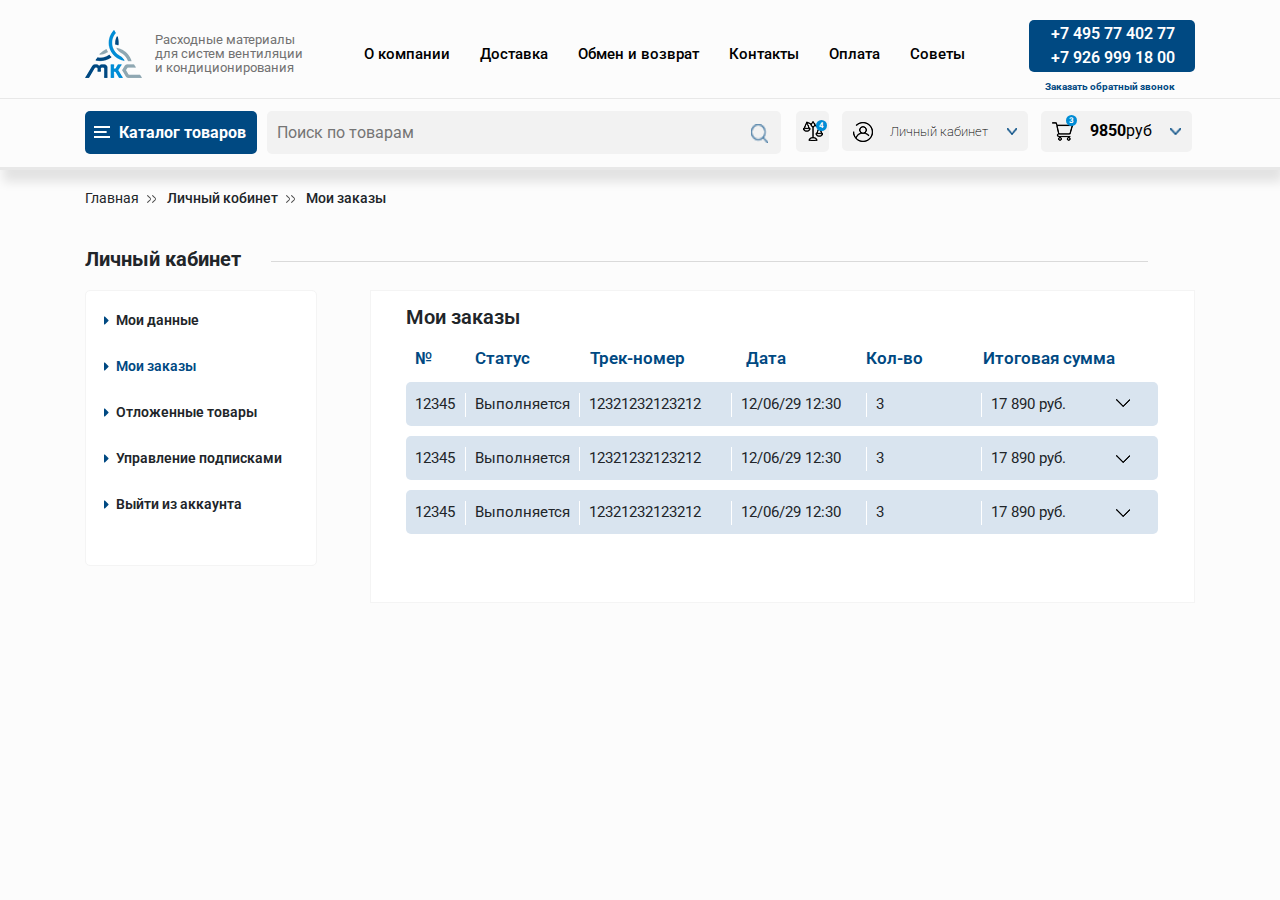
<file: orders — копия.html>
<!DOCTYPE html>
<html lang="en">
<head>
	<meta charset="UTF-8">
	<meta name="viewport" content="width=device-width, initial-scale=1, shrink-to-fit=no">
	<title>Document</title>
	<link rel="stylesheet" href="https://stackpath.bootstrapcdn.com/bootstrap/4.3.1/css/bootstrap.min.css" integrity="sha384-ggOyR0iXCbMQv3Xipma34MD+dH/1fQ784/j6cY/iJTQUOhcWr7x9JvoRxT2MZw1T" crossorigin="anonymous">
	<link rel="stylesheet" href="css/style.css">
	<link href="https://fonts.googleapis.com/css?family=Roboto:400,700&display=swap" rel="stylesheet">
	<link rel="stylesheet" href="css/media.css">
	<link rel="stylesheet" href="slick/slick-theme.css">
	<link rel="stylesheet" href="slick/slick.css">
	<link rel="stylesheet" href="https://use.fontawesome.com/releases/v5.8.2/css/all.css" integrity="sha384-oS3vJWv+0UjzBfQzYUhtDYW+Pj2yciDJxpsK1OYPAYjqT085Qq/1cq5FLXAZQ7Ay" crossorigin="anonymous">
</head>
<body>
	<header class="header">
		<div class="header-top">
			<div class="container">
				<div class="header-item header-item   align-items-center">
					<div class="logo d-flex justify-content-start align-items-center">
						<img src="img/logo.png" alt="">
						<span>Расходные материалы <br> для систем вентиляции <br> и кондиционирования</span>
					</div>
					<nav id="menu">
						<a href="#">О компании</a>
						<a href="#">Доставка</a>
						<a href="#">Обмен и возврат</a>
						<a href="#">Контакты</a>
						<a href="#">Оплата</a>
						<a href="#">Советы</a>
					</nav>
					<div class="together">
						<div class="number">
							<a href="tel:7 495 77 402 77">+7 495 77 402 77</a> <br>
							<a href="tel:7 926 999 18 00">+7 926 999 18 00</a>
						</div>
						<div class="btn" id="myBtn"><a href="#">Заказать обратный звонок</a></div>
						<div class="modal">
							<div class="modal-wrapper">
								<div class="modal-header">
									<span class="closeBtn">&times;</span>
								</div>
								<div class="modal-body">
									<form>
										<div class="col">
											<input type="text" class="form-control" placeholder="Имя">
										</div>
										<div class="col">
											<div class="col-padding-top">
												<input type="text" class="form-control" placeholder="Телефон">
											</div>
										</div>
										<div class="col">
											<div class="col-padding-top">
												<input type="text" class="form-control" placeholder="E-mail">
											</div>
										</div>
										<div class="col">
											<div class="col-padding-top">
												<input type="number" class="form-control" placeholder="Дата">
											</div>
										</div>
									</form>
								</div>
								<div class="modal-footer">
									<div class="btn">Заказать обратный званок</div>
								</div>
							</div>
						</div>
					</div>
					<div id="menuToggle">
						<input type="checkbox">
						<span id="span1"></span>
						<span id="span2"></span>
						<span id="span3"></span>
					</div>
				</div>
			</div>
		</div>
		<div class="header-bottom">
			<div class="container">
				<div class="catalog-btn">
					<img src="img/catalog.png" alt="">
					<div class="text">
						<a href="#">Каталог товаров</a>
					</div>
				</div>
				<div class="offset__down-two">
					<div class="page-form">
						<input class="search-txt" type="text" name="" id="search-for"  placeholder="Поиск по товарам">
						<a href="#" class="search-btn">
							<a href="#"><img src="img/poisk.png" alt=""></a>
						</a>
					</div>
					<div class="page-comparison">
						<div class="comparison-btn">
							<div class="icon">
								<a href="#"><img src="img/icon_1.png" alt=""><div class="numeral"><span>4</span></div></a>
							</div>
						</div>
						<div class="office-inline-flex">
							<div class="office-btn">
								<div class="office-icon">
									<img src="img/icon_3.png " class="sm" alt="">
									<span>Личный кабинет</span>
									<img src="img/arrows-top___.png" id="rem" alt="">
								</div>
							</div>

							<div class="office-btn-copy" id="office-btns">
								<div class="span"><a href="#">Заказы</a></div>
								<div class="span-border-tp"><a href="#">Список сравнения</a></div>
								<div class="span-border-top"><a href="#">Отложенные товары</a></div>
								<div class="btns">Войти</div>
								<div class="btn">Регистрация</div>
							</div>
						</div>

						<div class="purchase-inline-flex">
							<div class="purchase-btn">
								<div class="purchase-item">
									<img src="img/icon_4.png" alt=""><div class="theere"><span>3</span></div>
									<span> 9850<b>руб</b> </span>
									<img src="img/arrows-top___.png " id="wi_num" alt="">
								</div>	
							</div>
							<div class="purchase-btn-copy" id="purchase-btns">
								<div class="purchase-btn-item">
									<div class="purchase-btn-inline">
										<div class="purchase-img">
											<img src="img/service_1.png" alt="">
										</div>
									</div>
									<div class="purchase-btn-inline">
										<div class="span">
											Вакуумный насос
											Value VE125N
										</div>
										<p>Артикул: 06584497</p>
										<span>1 шт</span>
									</div>
									<div class="purchase-btn-inline">
										<div class="h1-lg">
											<h5>6900 руб</h5>
											<div class="btn">Удалить</div>
										</div>
									</div>
								</div>
								<div class="purchase-btn-item">
									<div class="purchase-btn-inline">
										<div class="purchase-img">
											<img src="img/service_1.png" alt="">
										</div>
									</div>
									<div class="purchase-btn-inline">
										<div class="span">
											Вакуумный насос
											Value VE125N
										</div>
										<p>Артикул: 06584497</p>
										<span>1 шт</span>
									</div>
									<div class="purchase-btn-inline">
										<div class="h1-lg">
											<h5>6900 руб</h5>
											<div class="btn">Удалить</div>
										</div>
									</div>
								</div>
								<div class="purchase-texts">
									<span>Всего 2 товар (ов) на общую сумму:</span>   
									<h5>9 850 руб</h5>                           
								</div>
								<div class="purchase-btn-two">
									<div class="btn">В корзину</div>
									<div class="btns">Заказать</div>
								</div>
							</div>
						</div>
					</div>
				</div>
			</div>
		</div>
	</header>
	
	<div class="catalog__item">
		<div class="container">
			<div class="catalog__text">
				<div class="span">Главная </div>
				<img src="img/rows.png" alt="">
				<div class="h5">Личный кобинет</div>
				<img src="img/rows.png" alt="">
				<div class="h5">Мои заказы</div>
			</div>
		</div>
	</div>

	<div class="product-info-buy">
		<div class="container">
			<div class="product-info-texts">
				<p>Личный кабинет</p>
				<div class="product-info-lines"></div>
			</div>
		</div>
	</div>

	
	<section class="orders-wrapper">
		<div class="container">
			<div class="row">
				<div class="col-lg-3">
					<div class="speakers-form">
						<div class="data-item">
							<img src="img/arrows-right.png" alt="">
							<div class="span">Мои данные</div>
						</div>
						<div class="data-item">
							<img src="img/arrows-right.png" alt="">
							<div class="span active">Мои заказы</div>
						</div>
						<div class="data-item">
							<img src="img/arrows-right.png" alt="">
							<div class="span">Отложенные товары</div>
						</div>
						<div class="data-item">
							<img src="img/arrows-right.png" alt="">
							<div class="span">Управление подписками</div>
						</div>
						<div class="data-item">
							<img src="img/arrows-right.png" alt="">
							<div class="span">Выйти из аккаунта</div>
						</div>
					</div>
				</div>
				<div class="col-lg-9">
					<div class="personal-orders">
						<div class="text-lg">Мои заказы</div>
						<div class="personal-orders-inline">
							<li>№</li>
							<li>Статус</li>
							<li>Трек-номер</li>
							<li>Дата</li>
							<li>Кол-во</li>
							<li>Итоговая сумма</li>
						</div>

						<div class="back_top">
							<div class="back__top-inline">
								<p>12345</p>
								<p>Выполняется</p>
								<p>12321232123212</p>
								<p>12/06/29 12:30</p>
								<p>3</p>
								<p>17 890 руб.</p>

								<div class="times-icon">
									<a href="#"><i class="fas fa-times"></i></a>
								</div>

								<div class="img-transform">
									<img src="img/arrows-top-2.png" alt="">
								</div>
							</div>
						</div>
						<div class="back-item">
							<div class="back-opened">
								<p>Масло для генератора</p>
								<p>1</p>
								<p>890 руб.</p>
								<p>
									<i class="fas fa-times"></i>
								</p>
							</div>
							<div class="back-opened">
								<p>Масло для генератора</p>
								<p>1</p>
								<p>890 руб.</p>
								<p>
									<i class="fas fa-times"></i>
								</p>
							</div>
							<div class="back-opened">
								<p>Масло для генератора</p>
								<p>1</p>
								<p>890 руб.</p>
								<p>
									<i class="fas fa-times"></i>
								</p>
							</div>
						</div>



						<div class="back_top_two">
							<div class="back__top-inline">
								<p>12345</p>
								<p>Выполняется</p>
								<p>12321232123212</p>
								<p>12/06/29 12:30</p>
								<p>3</p>
								<p>17 890 руб.</p>

								<div class="times-icon">
									<a href="#"><i class="fas fa-times"></i></a>
								</div>

								<div class="img-transform-two">
									<img src="img/arrows-top-2.png" alt="">
								</div>
							</div>
						</div>
						<div class="back-item_two">
							<div class="back-opened">
								<p>Масло для генератора</p>
								<p>1</p>
								<p>890 руб.</p>
								<p>
									<i class="fas fa-times"></i>
								</p>
							</div>
							<div class="back-opened">
								<p>Масло для генератора</p>
								<p>1</p>
								<p>890 руб.</p>
								<p>
									<i class="fas fa-times"></i>
								</p>
							</div>
							<div class="back-opened">
								<p>Масло для генератора</p>
								<p>1</p>
								<p>890 руб.</p>
								<p>
									<i class="fas fa-times"></i>
								</p>
							</div>
						</div>
						
						
						<div class="back_top_two">
							<div class="back__top-inline">
								<p>12345</p>
								<p>Выполняется</p>
								<p>12321232123212</p>
								<p>12/06/29 12:30</p>
								<p>3</p>
								<p>17 890 руб.</p>

								<div class="times-icon">
									<a href="#"><i class="fas fa-times"></i></a>
								</div>

								<div class="img-transform-three">
									<img src="img/arrows-top-2.png" alt="">
								</div>
							</div>
						</div>
						<div class="back-item_three">
							<div class="back-opened">
								<p>Масло для генератора</p>
								<p>1</p>
								<p>890 руб.</p>
								<p>
									<i class="fas fa-times"></i>
								</p>
							</div>
							<div class="back-opened">
								<p>Масло для генератора</p>
								<p>1</p>
								<p>890 руб.</p>
								<p>
									<i class="fas fa-times"></i>
								</p>
							</div>
							<div class="back-opened">
								<p>Масло для генератора</p>
								<p>1</p>
								<p>890 руб.</p>
								<p>
									<i class="fas fa-times"></i>
								</p>
							</div>
						</div>


					</div>
				</div>
			</div>
		</div>
	</section>


	<script src="https://cdnjs.cloudflare.com/ajax/libs/popper.js/1.14.7/umd/popper.min.js" integrity="sha384-UO2eT0CpHqdSJQ6hJty5KVphtPhzWj9WO1clHTMGa3JDZwrnQq4sF86dIHNDz0W1" crossorigin="anonymous"></script>
	<script src="js/jquery.js"></script>
	<script src="js/bootstrap.min.js"></script>
	<script src="slick/slick.min.js"></script>
	<script src="js/script.js"></script>
</body>
</html>
</file>
<file: css/style.css>
/* font-family: 'Roboto', sans-serif; */
:root {
	box-sizing: border-box;
}
* {
	padding: 0;
	left: 0;
	box-sizing: border-box;
}

a {
	
	list-style: none;
}

li {
	text-decoration: none;
}

.header {
	margin-top: 10px;
	box-shadow: none;
	box-shadow: 3px 12px 10px rgba(0,0,0,0.1); 
}

.header-top {
  border-bottom: 1px solid #e8e8e8;

}

body {
	font-family: 'Roboto', sans-serif;
	background: #fcfcfc;
}


.header-item {
	display: flex;
}

.logo {

}

span {
	font-size: 13px;
	color: #717171;
	font-weight: 400;
	line-height: 14px;
	margin-left: 13px;
}

nav {
	margin-left: 35px;
	text-decoration: none;
}

nav a{
	margin-left: 26px;
	color: #000;
	font-weight: 500;
	font-size: 15px;
}

nav a:hover{
	list-style: none;
	text-decoration: none;
	color: #008cd6; 	
}

.number {
	padding: 2px 2px 2px 22px;
	background: #004982;
	border-radius: 5px;
	width: 166px;
}

.number a {
	font-size: 16px;
	font-weight: 600;
	color: #fff;
	line-height: 20px;
}

.btn {
	padding: 0;
	margin-left: 15px;
}

.closeBtn{
  cursor: pointer;
  font-size:50px;
  color: #a1a1a1;
  padding-left: 89%;
  margin-bottom: 20px;
  margin-top: 10px;
}

.modal {
	background: rgba(0,0,0, 0.2);
	display: none;
	top: 0;
	bottom: 0;
	left: 0;
	position: fixed;
	right: 0;
	perspective: 500px;
}

.modal .modal-wrapper {
	width: 50%;
	top: 20%;
	position: absolute;
	text-align: left;
	box-shadow: 0px 0px 13px 0px rgba(0,0,0,0.4);
	animation-name:modalopen;
	animation-duration:.8s;
	transform: rotateX(0deg);
	position: absolute;
	left: 26%;
}

.modal-header, .modal-body, .modal-footer {
	padding: 5px 15px;
	border-bottom: none;
	display: flex;
	justify-content: center;
	border-top: none;
}

.modal-wrapper {
	background: white;
}

@keyframes modalopen{
  from {
    opacity: 0; 
    top: 5%;
    transform: rotateX(15deg);
   }
  to {
    opacity: 1; 
    top: 15%; 
    transform: rotateX(0deg);
    }
}

.col-padding-top {
	margin-top: 15px;
	
}

.modal-footer .btn {
	background: #004982;
	color: #fff;
	padding: 12px 22px 12px 22px;
	margin-top: 10px;
	cursor: pointer;
}

.modal-footer .btn:hover {
	background: #008cd6;
}

.together {
	margin-left: 64px;
	margin-top: 10px;
}

.header-item .btn a{
	font-size: 10px;
	color: #004982;
	font-weight: 700;
	margin-top: 0;

}

.buy {
	display: block;
}

.page {
	display: flex;
}

.catalog-btn {
	background: #004982;
	padding: 10px 11px 9px 9px;
	border-radius: 5px;
	cursor: pointer;
	height: 43px;
}

.catalog-btn a {
	color: #fff;
	font-weight: 700;
}

.catalog-btn img {
	float: left;
	margin-top: 5px;
	margin-right: 9px;
}

.header-bottom {
	padding-top: 12px;
	border-bottom: 3px solid #e8e8e8;
	padding-bottom: 13px;
	height: 71px;
}

.header_btn-menu {
	display: block;
	left: 0;
	right: 0;
	top: 0;
	display: none;
}

.office-btn-copy {
	border: 1px solid #f2f2f2;
}

#office-btns .btn:hover {
	background: #367b11;
}

#office-btns .btns:hover {
	background: #126b9a;
}

#office-btns a:hover {
	color: #008cd5;
}

#office-btns {
	background: #f2f2f2;
	padding: 13px 12px 16px 12px;
	position: relative;
	top: 0;
	left: 0;
	margin-top: 5px;
	margin-left: 14px;
	border-radius: 5px;
	z-index: 1;
	transition: 1s;
}

#office-btns a {
	font-size: 13px;
	color: #000;
	font-weight: 500;
}

#office-btns .span{
	border-bottom: 1px solid #dadada;

}

#office-btns .span-border-tp {
	border-bottom: 1px solid #dadada;
	margin-top: 5px;
}

#office-btns .span-border-top {
	border-bottom: 1px solid #dadada;
	margin-top: 5px;
}

#office-btns .btns {
	background: #008cd6;
	border-radius: 5px;
	padding: 8px 40px 7px 37px;
	text-align: center;
	font-size: 13px;
	cursor: pointer;
	color: #fff;
	margin-top: 13px;
}


#office-btns .btn {
	background: #3bac00;
	border-radius: 5px;
	padding: 8px 40px 7px 37px;
	text-align: center;
	font-size: 13px;
	cursor: pointer;
	width: 100%;
	margin-left: 0;
	color: #fff;
	margin-top: 10px;
}

.menu-btn span, .menu-btn span:before, .menu-btn span:after {
	display: block;
	width: 20px;
	height: 2px;
	background: #222;
	position: absolute;
	top: 70%;
	left: 50%;
	margin-left: -10px;
	margin-top: -1px;
	transition: all 0.4s;
}

.menu-btn span:before, .menu-btn span:after {
	content: "";
}

.menu-btn span:before {
	transform: translateY(-5px);
} 

.menu-btn span:after {
	transform: translateY(5px);
}

a:hover {
	text-decoration: none;
}

.header-bottom .text {
	float: right;
	color: #fff;
	font-weight: 700;
	float: left;
}
.header-bottom .container {
	display: flex;
}

.comparison-btn {
	background: #f2f2f2;
	padding: 7px 6px 0px 7px;
	border-radius: 5px;
	margin-left: 15px;
	cursor: pointer;
	height: 41px;
}
.page-comparison {
	display: flex;
}

.numeral {
	position: relative;
	font-size: 8px;
	bottom: 22px;
	left: 13px;
	background: #008cd5;
	border-radius: 50%;
	width: 11px;
	height: 11px;
}

.comparison-btn span {
	position: relative;
	bottom: 1px;
	margin-left: 3px;
	margin-top: ;
	font-size: 8px;
	color: #fff;
	padding-bottom: 3px;
	text-align: center;
	font-weight: 700;
}

.page-form {
	box-sizing: border-box;
	background: #f2f2f2;
	border-radius: 5px;
	width: 514px;
	padding: 10px;
	margin-left: 10px;
	height: 43px;
}

.page-form img {
	margin-left: 25px;
	width: 17px;
	height: 19px;
}

.offset__down-two {
	display: flex;
}

.search-txt {
	border: none;
	background: none;
	outline: none;
	padding: 0;
	color: #000;
	width: 90%;
}

.office-btn {
	background: #f2f2f2;
	margin-left: 13px;
	padding: 8px 11px 8px 11px;
	border-radius: 5px;
	cursor: pointer;
}

.office-btn-copy {
	display: none;
}

.purchase-btn-copy {
	display: none;
}

.office-btn span {
	font-size: 13px;
	color: #000;
	font-weight: 200;
	padding-right: 15px;
}

.purchase-btn {
	background: #f2f2f2;
	margin-left: 13px;
	padding: 8px 11px 8px 11px;
	cursor: pointer;
	border-radius: 5px;
	position: relative;
	height: 41px;
}

.purchase-btn-two .btns:hover {
	background: #367b11;
	
}

.purchase-btn-two .btn:hover {
	background: #126b9a;
}

.purchase-btn-item {
	display: flex;
	position: relative;
	z-index: 1;
}

#purchase-btns {
	background: #eeeeee;
	z-index: 1;
	margin-right: 20px;
	position: absolute;
	right: 8%;
	left: 65%;
	padding: 14px 17px 19px 16px;
	flex-direction: column;
	margin-top: 5px;
	border-radius: 5px;
}

.purchase-texts {
	display: flex;
	justify-content: space-between;
}

.purchase-texts span{
	margin-left: 0;
	margin-bottom: 0;
	max-width: 200px;
}

.purchase-texts h5 {
	font-size: 16px;
	font-weight: 700;
	margin-bottom: 0;
	margin-top: 7px;

}

.purchase-btn-two {
	display: flex;
	justify-content: space-around;
	margin-top: 15px;
	font-size: 12px;
	cursor: pointer;
}

.purchase-btn-two .btn {
	font-size: 12px;
	background: #008cd6;
	color: #fff;
	border-radius: 5px;
	padding: 4px 32px 6px 26px;
	margin-left: 0;
}

.purchase-btn-two .btns {
	font-size: 12px;
	background: #3bac00;
	color: #fff;
	border-radius: 5px;
	padding: 5px 32px 6px 26px;
}

.purchase-btn-inline .span {
	font-size: 14px;
	max-width: 130px;
}

.purchase-img img {
	background: #fff;
	padding: 14px 15px 13px 15px;
	border-radius: 5px;
	margin-right: 10px;
	box-shadow: 0 0 20px rgba(0,0,0,0.1);
}

.purchase-btn-inline p {
	font-size: 11px;
	color: #b1b1b1;
	margin-bottom: 0;
}

.purchase-btn-item {
	border-bottom: 1px solid #dadada;
	margin-bottom: 13px;
}

.h1-lg .btn:hover {
	color: #000;
}

.h1-lg h5{
	font-size: 12px;
	font-weight: bold;
	margin-bottom: 0;
	margin-left: 43px;
}

.h1-lg .btn {
	font-size: 11px;
	color: #1a6cc7;
	text-align: center;
	margin-left: 43px;
	margin-top: 44px;
	cursor: pointer;
}

.purchase-btn-inline span {
	font-size: 11px;
	color: #b1b1b1;
	margin-left: 0;
}

.purchase-btn span {
	font-size: 16px;
	font-weight: 700;
	color: #000;
	margin-right: 14px;
}

.purchase-btn span b{
	font-weight: 400;
	color: #000;
}

#wi_num {
	width: 11px;
	height: 7px;
}

#rem {
	width: 10px;
	height: 7px;
}

.office-btn #rem {
	transition: .2s ease;
}

.office-btn.active #rem {
	-webkit-transform: rotate(180deg);
	-ms-transform: rotate(180deg);
	transform: rotate(180deg);
}

.theere {
	position: absolute;
	font-size: 8px;
	bottom: 26px;
	left: 25px;
	font-weight: 700;
	background: #008cd5;
	border-radius: 50%;
	width: 11px;
	height: 11px;
}
.purchase-btn #wi_num{
  transition: .2s ease;
}
.purchase-btn.active #wi_num{
	-webkit-transform: rotate(180deg);
	-ms-transform: rotate(180deg);
	transform: rotate(180deg);
}
.theere span {
	margin-left: 3px;
	font-size: 8px;
	color: #fff;
	position: relative;
	bottom: 1px;
}


.slider-page {
	background: #e8eaec;
	width: 700px;	
	height: 479px;
	margin-top: 16px;
	border-radius: 10px;
}

.page__block {
	width: 389px;
	margin-top: 15px;
	margin-right: 27px;
}

.page__block  li{
	padding: 10px 40px 7px 12px;
	text-decoration: none;
}

.page__block ul {
	border: 1px solid #ececec;
	text-decoration: none;
	border-radius: 10px;
	box-shadow: 0px 1px 8px rgba(0,0,0,0.1);
}

.page__block ul a li:hover img {
	color: #fff;
	background: url(../img/sass.png) no-repeat ceter / cover;
	text-decoration: none;
}

.page__block ul a li{
	border-bottom: 2px solid #ececec;
	text-decoration: none;
	font-size: 14px;
	color: #000;
	font-weight: 500;
}

.page__block ul a li:hover {
	background: #008cd6;
	color: #fff;

}

.page__block:hover a{
	border-radius: 5px;
}

.page__block ul a li i {
	margin-left: 12px;
	margin-right: 8px;
}

.page-item {
	display: flex;
}

.widget__item {
	display: flex;
	background: #f4f5f7;
	float: left;
	box-shadow: 0px 1px 8px rgba(0,0,0,0.1);
	padding: 15px 108px 17px 28px;
	width: 530px;
	border-radius: 5px;
}

.widget-logo {
	float: right;
	margin-top: 41px;
	margin-right: 41px;
}

.widget-text {
	margin-top: 71px;
	margin-bottom: 27px;
	line-height: 42px;
	margin-left: 42px;
}

.widget-text h1{
	font-size: 42px;
	font-weight: 700;
}

.widget-text span{
	color: #1a6cc7;
	font-size: 32px;
	margin-left: 0;
	font-weight: 100;
}
.pipes {
	position: relative;
	bottom: 50px;
}

.pipes img {
	float: right;
}

.widget-number {
	font-size: 36px;
	font-weight: 400;	
	padding: 40px 41px 0 31px;
	margin-top: 100px;
}

.widget-number span {
	font-size: 36px;
	font-weight: 400;	
	color: #000;
	
	
}

.slick-dots li button {
	font-size: 0;
	line-height: 0;
	display: block;
	width: 16px;
	height: 16px;
	
}


#slick-slide-control00,#slick-slide-control01,#slick-slide-control02,#slick-slide-control03 {
	border: 1px solid #fff;
	background: #fff;
	border-radius: 50%;
	position: absolute;
	bottom: 100px;	
	opacity: 1;
	width: 16px;
	height: 16px;
}

.slick-dots li.slick-active button:before {
	opacity: 1;
	color: #008cd6;
	background: #008cd6;
	border-radius: 50%;
	margin-bottom: 12px;
	top: -1px;
	left: -1px;
	width: 16px;
	height: 16px;
}

.slick-dots li {
	margin-top: 20%;
}

.widget-icons {
	margin-top: 4px;
}

.widget-line {
	margin-right: 25px;
	line-height: 16px;
	margin-top: 12px;
	font-size: 17px;
	margin-left: 11px;
	color: #6b6b6c;
	font-weight: 100;
}

#menuToggle {
  position: relative;
  display: flex;
  flex-direction: column;
  justify-content: center;
  align-items: center;
  z-index: 3;
}

#menuToggle input {
  display: flex;
  width: 60px;
  height: 60px;
  position: absolute;
  cursor: pointer;
  opacity: 0; /* hide input */
  z-index: 1; /* top of the menu */
}

#menuToggle span{
	opacity: 0;
	display: none;
  width: 55px;
  height: 8px;
  margin-bottom: 4px;
  background: #7f8fa6;
  border-radius: 4px;
  -webkit-transition: all .5s cubic-bezier(.08,.81,.87,.71);
  -moz-transition: all .5s cubic-bezier(.08,.81,.87,.71);
  -ms-transition: all .5s cubic-bezier(.08,.81,.87,.71);
  -o-transition: all .5s cubic-bezier(.08,.81,.87,.71);
  transition: all .5s cubic-bezier(.08,.81,.87,.71);
}

#span1 {
  transform-origin: 4px 0px;
}

#span3 {
  transform-origin: bottom right;
}

#menuToggle input:checked ~ #span1 {
  background-color: #0c2461;
  transform: rotate(45deg) translate(7px);
}
#menuToggle input:checked ~ #span2 {
  background-color: #0c2461;
  transform: rotate(495deg) translate(4px);   
}
#menuToggle input:checked ~ #span3 {
  background-color: #0c2461;
  transform: rotate(45deg);
  opacity: 0;
}

.section-header {
	display: -webkit-box;
	display: -ms-flexbox;
	display: flex;
	-webkit-box-align: center;
	-ms-flex-align: center;
	align-items: center;
	-webkit-box-pack: justify;
	-ms-flex-pack: justify;
	justify-content: space-between;
	margin-bottom: 20px;
}

.products-container {
}

.section-header-left h3 {
	font-size: 20px;
	margin: 0 20px 0 20px;
	font-weight: bold;
}

.section-header-left h5 {
	font-size: 20px;
	margin: 0 20px 0 30px;
	font-weight: bold;
}



.header-line {
	flex-grow: 1;
	background: #dadada;
	height: 1px;
	width: 10%;
}

.section-header-left img {
	float: left;
}

.section-header-btn {
	font-size: 12px;
	color: #fff;
	background: #008cd6;
	border-radius: 3px;
	height: 25px;
	line-height: 25px;
	padding: 0 20px;
	min-width: 110px;
	text-align: center;
	margin-left: 20px;
	-webkit-transition: all 0.4s;
	-o-transition: all 0.4s;
	transition: all 0.4s;
}

.product {
	padding: 20px;
}

.slick-next {
	margin-left: 100%;
	outline: none;
}

.slick-prev {
	left: -15%;
	outline: none;
}

.swiper-wrapper .slick-prev {
	outline: none;
}

.swiper-wrapper .slick-next {
	outline: none;
}

.swiper-slide {
	margin-right: 20px;
	border: 1px solid #f4f4f4;
	background: #FFF;
	border-radius: 10px;
	transition: all .7s ease;
	position: relative;
}

.product-name {
	font-size: 16px;
	text-align: center;
	min-height: 72px;
}

.product-img {
	outline: none;
}

.about-product {
	flex-direction: column;
	display: flex;
	text-align: center;
}

.hover-btns {
	display: flex;
	align-items: center;
	justify-content: center;
	opacity: 0;
	position: absolute;
	bottom: -55px;
	left: 0;
	width: 100%;
	background: #fff;
	height: 60px;
	border-bottom-left-radius: 10px;
	border-bottom-right-radius: 10px;
	transition: all .7s ease;
	padding-bottom: 20px;
}

.product:hover .hover-btns {
	display: flex;
	align-items: center;
	justify-content: center;
	opacity: 1;
}

.swiper-slide:hover {
	box-shadow: 3px 52px 13px 4px rgba(0,0,0,0.1);
}

.slick-slider .slick-track, .slick-slider .slick-list {
	-webkit-transform: translate3d(0, 0, 0);
	-moz-transform: translate3d(0, 0, 0);
	-ms-transform: translate3d(0, 0, 0);
	-o-transform: translate3d(0, 0, 0);
	transform: translate3d(0, 0, 0);
	padding-bottom: 28px;
}

.product:hover .hover-btns {
	display: flex;
	align-items: center;
	justify-content: center;
	opacity: 1;
}

.hover-btns img {
	background: #008cd6;
	border-radius: 50%;
	padding: 7px 7px 7px 7px;
}

.product .old-price {
	font-size: 14px;
	margin-bottom: 10px;
	color: #929292;
	-webkit-text-decoration: line-through solid #e80000;
	text-decoration: line-through solid #e80000;
}

.product .price {
	margin-bottom: 13px;
	font-size: 18px;
	margin: 5px 0 8px 0;
	color: #004982;
}

.product .product-code {
	font-size: 12px;
	color: #262626;
}

.hover-btns:before {
	content: '';
	height: 20px;
	background: #ffffff;
}

.hover-btns a:hover img{
  background: #004982;
}

.hover-btns a {
	margin-left: 7px;
}

.hover-btns a:first-of-type {
  margin-left: 0;
}


.swiper-wrapper{

}

.slick-track .product{
	display: flex;
	align-items: center;
	overflow: visible;
	outline: none;
}

.section-header-left h4 {
	font-size: 20px;
	margin: 0 20px 0 27px;
	font-weight: bold;
}

.stock-wrapper {
	margin-right: 29px;
	outline: none;
}

.stock-wrap {
	background: #dbd2d7;
	height: 184px;
	padding: 15px 16px 12px 31px;
	border-radius: 5px;
}

.stock-wrap-two {
	background: #d1e8dc;
	height: 184px;
	padding: 15px 16px 12px 31px;
	border-radius: 5px;
}

.stock-wrap-three {
	background: #d1d9dd;
	height: 184px;
	padding: 15px 16px 12px 31px;
	border-radius: 5px;
}

.stock-text {
	display: block;
	margin-top: 22px;
}

.stock-img img {
	float: right;
}

.stock-text h1{
	display: block;
	font-size: 24px;
	font-weight: 700;
}

.stock-text p{
	font-size: 15px;
	font-weight: 600;
	color: #000;
}

.stock-text .red {
	font-size: 20px;
	color: #e80000;
	font-weight: 700;
}

.line {
	line-height: 2px;
}

.stock-text .btns a{
	background: #008cd6;
	color: #fff;
}

.stock-text .btns {
	background: #008cd6;
	width: 121px;
	padding: 10px 24px 9px 22px;
	border-radius: 50px;
	font-size: 14px;
	color: #fff;
	margin-top: 11px;
}

.information-slider .slick-prev {
	outline: none;
}

.information-slider .slick-next {
	outline: none;
}

.information-text {
	max-width: 315px;
	text-align: center;
	min-height: 72px;
	font-weight: 700;
}

.information-wrapper {
	border: 1px solid #f4f4f4;
	background: #fff;
	width: 39%;
	padding: 8px 8px 18px 8px;
	margin-right: 10px;
	cursor: pointer;
	outline: none;
}

.info-img img:hover {
	background: #76bce1;
	z-index: 0;
	position: relative;
}

.information-wrapper .info-wrap {
	margin: 0 auto;
	text-align: center;
}

.information-block-slide {
	margin-right: 20px;
}

.info-wrap a{
	background: #fff;
	padding: 9px 18px 7px 21px;
	border-radius: 5px;
	opacity: 0;
	position: relative;
	bottom: 120px;
}

.information-wrapper:hover .info-wrap a{
   opacity: 1;
   transition: all 0.9s;
}

.information-wrapper:hover .information-text {
	color: #004982;
}

.information-wrapper:hover .info-png{
	
}

.info-png img {
    position: relative;
    width: 100%;
}

.info-png{
	position: relative;
	
}

.num {
	position: absolute;
	background: rgb(0,140,214,0.5);
	height: 100%;
	width: 100%;
	left: 0;
	right: 0;
	opacity: 0;
	bottom: 0;
}

.information-wrapper:hover .num {
	opacity: 1;
}

.info-wrap a:hover{
	background: #2d91d7;
	color: #fff;
}

.text-wrapper {
	margin-top: 51px;
}

.text-h1 {
	font-size: 28px;
	font-weight: 700;
	margin-bottom: 30px;
}

.text-wrapper p {
	font-size: 16px;
	font-weight: 500;
}

.number-num {
	color: #008cd6;
	font-size: 16px;
	font-weight: 700;
	margin-bottom: 14px;
}

.text-score {
	font-size: 16px;
	font-weight: 500;
}

.score-wrap .slick-prev  {
	outline: none;
}
.score-wrap .slick-next {
	outline: none;
}

.text-wrap {
	display: block;
}

.text-wrap-text .decoration:hover{
	text-decoration: underline;
}

.text-wrap img {
	float: left;
	margin-top: 7px;
	margin-right: 8px;
}

.bn-txt p {
	max-width: 175px;
}

.banner {
	outline: none;
}

.banner-block {
	background: #e0e6ed;
	padding: 33px 0 33px 0;
	margin-top: 56px;
	outline: none;
}

.banner-wrap {
	display: flex;
	margin-right: 20px;
}

.banner-flex {
	display: flex;
}

.banner-h1 {
	font-size: 24px;
	font-weight: 700;
	text-align: center;
	margin-bottom: 37px;
}

.bn-txt p {
	font-size: 14px;
	color: #7a7e81;
	line-height: 16px;
}

.bn-txt b {
	font-size: 16px;
	margin-bottom: 5px;
}

.bn-img img {
	margin-right: 20px;
}

.centred {
	margin-left: 30px;
}

.form-wrapper {
	background: #004982;
	padding: 24px 0 22px 0;
	color: #fff;
}

.form-text h2 {
	font-size: 22px;
	font-weight: 700;
	text-transform: uppercase;
}

.form-text {
	line-height: 5px;
}

.form-text p {
	font-size: 16px;
	font-weight: 100;
	color: #bcc7d5;
}

.form-control {
	width: 541px;
	height: 48px;
	margin-left: 30px;
	border-radius: 0;
}

.form-btn {
	background: #008cd6;
	padding: 13px 23px 13px 25px;
	height: 48px;
	margin-left: 30px;
	font-size: 16px;
	font-weight: 700;
	text-transform: uppercase;
}

.form-btn a{
	color: #fff;
}

.form-btn:hover {
	background: #065ca0;
}

.footer {
	background: #e7e7e7;
}

.block-link a{
	display: flex;
	margin-bottom: 5px;
}

.block-link img {
}

.block-wrap h2 {
	font-size: 18px;
	font-weight: 700;
	text-transform: uppercase;
	margin-bottom: 21px;
	margin-top: 41px;
}

.block-link i {
	color: #004982;
	padding-top: 2px;
	margin-right: 7px;
}

.tx-btn {
	color: #000;
}

.block-link:hover .tx-btn {
	color: #008cd6;
}
.swiper-wrapper{
	padding-bottom: 30px;
}








/*  */

.catalog-p p {
	font-size: 14px;
	margin-top: 18px;
	font-weight: 500;
}

.catalog-text {
	display: flex;
}

.catalog-text p{
	font-size: 20px;
	font-weight: 700;
	margin-bottom: 27px;
}

.catalog-p img{
	margin-left: 13px;
	margin-right: 10px;
}

.wrap-line {
	width: 64%;
	height: 1px;
	background: #dadada;
	margin-top: 16px;
	margin-left: 30px;
}





.price-wrap {
	background: #f3f3f3;
	width: 255px;
	display: flex;
	justify-content: space-between;
	padding: 12px 24px 7px 27px;
	align-items: center;
	cursor: pointer;
}

.price-wrap span {
	transition: all 0.4s;
}

.price-wrap.active span {
	-webkit-transform: rotate(180deg);
	-ms-transform: rotate(180deg);
	transform: rotate(180deg);
}

.price-wrap-wrap img {
	transition: all 0.4s;
}

.price-wrap-wrap.active img {
	-webkit-transform: rotate(180deg);
	-ms-transform: rotate(180deg);
	transform: rotate(180deg);
}

.price-wrap-wrap {
	background: #f3f3f3;
	width: 255px;
	display: flex;
	justify-content: space-between;
	padding: 12px 24px 7px 27px;
	align-items: center;
}

.price-wrap a img {
	margin-top: -4px;
}

.price-wrap-wrap a img {
	margin-top: -7px;
}

.ren-sl {
	padding-left: 20px;
	background: #fff;
	border: 2px solid #f4f4f4;
	margin-top: 5px;
	display: block;
}


.price-slider {
	width: 254px;
	margin-right: 30px;
}

.price-wrapper {
	
	
	display: none;
}

.price-wrap-wrap {
	cursor: pointer;
}

.price-wrapper-wrap {
	display: none;
}

.price-wrapper .show {
	display: block;
}

.price-wrap h2 {
	font-size: 16px;
	font-weight: 600;
	color: #61a9dd;
}

.ui-widget.ui-widget-content {
	border: 1px solid #c5c5c5;
	height: 3px;
	width: 204px;
}

.ui-state-default, .ui-widget-content .ui-state-default, .ui-widget-header .ui-state-default, .ui-button, html .ui-button.ui-state-disabled:hover, html .ui-button.ui-state-disabled:active {
	border: none;
	background: #008cd6;
	font-weight: normal;
	color: #008cd6;
	border-radius: 50%;
}

.ui-slider-horizontal .ui-slider-range {
	top: 0;
	height: 100%;
	background: #008cd6;
}

.ren-sl p{
	margin-top: 15px;
	display: flex;
}

.ren-sl h3 {
	margin-top: 5px;
	font-size: 12px;
	margin-bottom: 12px;
	padding-top: 13px;
	color: #aaaaaa;
}


.line-cen {
	width: 35px;
	background: #d9e4ef;
	margin-top: 31px;
	height: 1px;
	margin-right: 4px;
}

#amount {
	margin-right: 4px;
}

#amount_1 {
	margin-top: 15px;
}

.amount-flex {
	display: flex;
}

#amount,
#amount_1{
	text-align: center;
	border-radius: 4px;
	height: 30px;
	padding: 6px 0 6px 0;
	width: 82px;
	border: 2px solid #d9e4ef;
}

.sedebar-cent {
}

.side-flex {
	display: flex;
}

.text-btn {
	display: flex;
}

.text-btn h3{
	font-size: 18px;
	margin-top: 8px;
	font-weight: bold;
}

.btn-hover {
	display: flex;
}


.pre-show {
	background: #fff;
	border: 2px solid #f4f4f4;
	padding: 26px 55px 24px 37px;
	margin-bottom: 22px;
}

.btn-hover a {
	margin-left: 17px;
	color: #000;
	border: 1px solid #d9e4ef;
	font-size: 14px;
	padding: 8px 14px 8px 14px;
	border-radius: 5px;
	font-weight: 300;
}

.text-btn {
	margin-top: 14px;
}

.btn-hover {
	margin-top: 6px;
}

.btn-hover a:hover {
	background: #d9e4ef;
}

.btn-modal {
	border: none;
	color: #008cd6;
	text-decoration: underline;
	cursor: pointer;
	margin-left: 13px;
	margin-top: 6px;
}

.btn-modal:hover{
	text-decoration: none;
}

.show-text p {
	margin-bottom: 5px;
	font-weight: 700;
}

.text-lg {
	line-height: 25px;
}

.price-wrap-wrap {
	display: flex;
	align-items: center;
	margin-top: 25px;
}

.price-wrap-wrap h2 {
	font-size: 16px;
	color: #008cd6;
	font-weight: 700;
}

.sid-sl {
  border: 2px solid #f4f4f4;
	background: #fff; 	
	margin-top: 3px;
	padding: 2px 17px 13px 26px;

}

.inline-input {
	display: flex;
	justify-content: space-around;
}

label {
	font-size: 14px;
}

input[type="checkbox"] {
	display: none;
}

label:before {
	content: "";
	display: inline-block;
	width: 12px;
	height: 12px;
	border: 1px solid #d9e4ef;
	vertical-align: middle;
	margin-right: 7px;
	margin-left: 0;
}

.compresion-block label:before {
	display: none;
}

input[type="checkbox"]:checked + label::before{
	content: '';
	border: 1px solid #008cd6;
	background: #fff;
	background-image: url(../img/checkbox.png);
	background-repeat: no-repeat;
	background-position: center;
	height: 12px;
	width: 12px;
	font-size: 12px;
}



.btn-secondary {
	color: #8e8e8e; 
	background-color: #fff;
	border-color: #dadada;
	font-size: 12px;
	padding: 7px 10px 7px 13px;
}

.btn-secondary:hover {
	color: #000;
	background-color: #fff;
	border-color: #545b62;
	border: 1px solid #008cd6;
}

.btn-secondary:not(:disabled):not(.disabled).active, .btn-secondary:not(:disabled):not(.disabled):active, .show>.btn-secondary.dropdown-toggle {
	color: #dadada;
	background-color: #fff; 
	border-color: #fff; 
}

.ui-slider .ui-slider-handle {
	position: absolute;
	width: 1px;
	height: 1px;
	outline: none;
}

.ui-slider .ui-slider-handle:before {
	content: "";
	position: absolute;
	background: #fff;
	width: 3px;
	height: 3px;
	top: 6px;
	left: 6px;
	bottom: 0;
	right: 0;
	border-radius: 50%;
}

.ui-state-defaul:hover {
}

.ui-slider-handle:hover {
	background: #008cd6;
}

.select-inline {
	border: 2px solid #f4f4f4;
	background: #fff;
	margin-top: 28px;
	padding: 25px 26px 16px 35px;
	height: 128px;
}

.select-right{
	margin-left: 24px;
}

.select-btn .h3 {
	font-size: 16px;
}

.select-btn-item .h3 {
	font-size: 16px;
}

.dropdown-toggle::after {
	display: none;
}

.dropdown-toggle {
	height: 33px;
}

.select-inline .btn {
	margin-left: 0;
}

.select-inline {
	display: flex;
}

.select-num {
	float: left;
}

.select-right {
	float: right;
	margin-top: 6px;
}

.view-catalog {
	display: flex;
	margin-top: 5px;
}

.view-catalogs {
	display: flex;
	margin-top: 5px;
	padding-left: 15px;
}

.view-catalogs p {
	font-size: 12px;
	color: #9f9f9f;
	margin-top: 5px;
	margin-right: 5px;
}

.select-hover {

}

.select-btn-item {
	margin-right: 31px;
}

.select-btn {
	margin-right: 31px;
}

.catalog-inline {
	display: flex;
}


.numbering {
}

.select-hover .h4 {
	font-size: 16px;
}

.select-hover {
	margin-right: 51px;
}

.pagination a{
	margin-left: 8px;
}

.pagination-btn img {
	transition: all 0.5s;
}

.pagination-btn.active img {
	-webkit-transform: rotate(180deg);
	-ms-transform: rotate(180deg);
	transform: rotate(180deg);
}

.pagination-btn-wrap img {
	transition: all 0.5s;
}

.pagination-btn-wrap.active img {
	-webkit-transform: rotate(180deg);
	-ms-transform: rotate(180deg);
	transform: rotate(180deg);
}

.pagination {
	padding-top: 12px;
}

.pagination nav {
	margin-left: 0;
}


.view-catalog img {
	margin-right: 6px;
}

.view-catalogs img {
	margin-right: 6px;
}

.view-catalog p {
	font-size: 12px;
	color: #9f9f9f;
	margin-top: 5px;
	margin-right: 5px;
}

.view-catalog:hover p {
	color: #2495d9;
}

.view-catalogs:hover p {
	color: #2495d9;
}

.view-catalog {
}

.view-catalog img:hover{
}

.swiper-wrapper-wrap {
	margin-top: 30px;
}

.watch-btns {
	background: #008cd6;
	padding: 9px 11px 2px 12px;
	width: 109px;
	border-radius: 5px;
	margin: 0 auto;
	cursor: pointer;
}

.watch-btns h5 {
	font-size: 12px;
	color: #fff;
	text-align: center;
	font-weight: bold;
}

.mark-text {
	display: flex;
	align-items: center;
}

.mark-text p {
	padding-top: 20px;
	font-size: 20px;
	font-weight: 700;
}

.mark-wrapper {
	display: flex;
}

.mark-text img {
	margin-left: 12px;
	margin-right: 12px;
}

.mark-line {
	width: 68%;
	height: 1px;
	background: #dadada;
	margin-top: 7px;
	margin-left: 30px;
}

.info-text {
	max-width: 1107px;
	border: 1px solid #f4f4f4;
	background: #fff;
	padding: 26px 60px 30px 26px;
}

.info-wrapper {
}

.watch-btns:hover {
	background: #004982;
	transition: all 0.4s;
}

.articles-text {
	display: flex;
	align-items: center;
}

.articles-line {
	width: 64%;
	height: 1px;
	background: #dadada;
	margin-top: 1px;
	margin-left: 30px;
}

.articles-text {
	margin-top: 27px;
}

.articles-text p {
	margin-top: 17px;
	font-size: 20px;
	font-weight: 700;
}

.articles-text img {
	margin-right: 17px;
}


.articles-btn {
	max-width: 275px;
}

.articles-btn a {
	line-height: 30px;
	text-decoration: underline;
}

.articles-btn {
	margin-bottom: 54px;
}

.articles-btn a:hover {
	text-decoration: none;
	color: #004982;
}

.pipe-wrapper {
	display: flex;
}

.pipe-item {
	margin-top: 10px;
}

.pipe-sl {
	border: 1px solid #f4f4f4;
	background: #fff;
	padding: 6px 11px 15px 11px;
	border-radius: 5px;
	line-height: 50px;
}

.item-pipe {
	margin-top: 15px;
}

.pipes-lg {
	border: 1px solid #f4f4f4;
	background: #fff;
	padding: 90px 67px 94px 71px;
	margin-left: 28px;
}

.pipe-wrap {
	margin-left: 31px;
}

.pipe-text h2 {
	font-size: 30px;
	font-weight: 700;
	margin-bottom: 0;
}

.pipe-text span {
	font-size: 12px;
	font-weight: 500;
	color: #000;
	margin-left: 0;
}

.price-num {
	color: #004982;
	font-weight: 700;
	font-size: 24px;
	margin-top: 3px;
}

.pipe-text .size {
	font-size: 16px;
	font-weight: 500;
	padding-top: 5px;
}

.pipe-text .btn-secondary {
	margin-left: 0;
	margin-top: 8px;
}

.quantity-amounts {
	display: flex;
	margin-top: 15px;
}

.quantity input {
	text-align: center;
	padding: 14px 19px 13px 19px;
	border: 1px solid #cccccc;
	float: left;
	height: 46px;
	width: 52px;
}

.plus,
.minus{
	display: flex;
	flex-direction: column;
	padding-top: 6px;
	padding: 3px 3px 3px 3px;
}

.quantity-bor {
	border: 1px solid #cccccc;
	height: 55px;
	border-radius: 5px;
	background: #FFF;
	height: 47px;
}

.plus {
	border-bottom: 1px solid #cccccc;
	padding-top: 4px;
}

.minus {
	padding-top: 3px;
}

.quantity i {
	color: #b7b7b7;
}

.quantity-number {
	margin-right: 18px;
}

.quantity-text {
	padding-top: 15px;
	font-size: 15px;
	font-weight: 500;
}

.quantity-text-lg {
	padding-top: 15px;
	font-size: 18px;
	font-weight: 500;
}


.buy-basket {
	display: flex;
	margin-top: 18px;
}

.buy-wrapper .btns {
	background: #008cd6;
	border: none;
	padding: 7px 28px 7px 27px;
	border-radius: 5px;
	margin-right: 28px;
	cursor: pointer;
}

.buy-wrapper .btns a {
	color: #fff;
	outline: none;
	font-size: 12px;
}

.buy-wrapper .but {
	background: #b7b7b7;
	border: none;
	padding: 7px 28px 7px 27px;
	border-radius: 5px;
	margin-right: 29px;
	cursor: pointer;
}

.buy-wrapper .but a {
	color: #fff;
	font-size: 12px;
}

.mark-in {
	display: flex;
}

.mark-in h4 {
	font-size: 14px;
	font-weight: 500;
	margin-top: 10px;
	color: #000;
}

.mark-in i {
	margin-top: 10px;
	color: #67b464;
	font-size: 14px;
	margin-right: 7px;
}

.product-text {
	font-size: 15px;
	color: #f79e48;
	font-weight: 700;
	margin-top: 14px;
}

.product-inline {
	display: flex;
	margin-top: 22px;
}

.icon-product {
	cursor: pointer;
	margin-right: 38px;
}

.icon-product span{
	font-size: 16px;
	font-weight: 100;
	align-items: center;
}

.icon-product img {
	height: 18px;
	width: 18px;
	margin-right: 8px;
}

.icon-product:hover img{
	color: #008cd6;
	background-color: #008cd6;
	background: #008cd6;
}

.icon-product i {
	font-size: 16px;
	margin-right: 8px;
	color: #000;
}

.icon-product:hover i{
	color: #008cd6;
}

.icon-product:hover span{
	color: #008cd6;
}

.munu-item {
	display: flex;
}

.menu-copy a{
	margin-left: 78px;
	color: #000;
	font-size: 16px;
}

.menu-copy a:hover {
	color: #56b2e3;
}

.menu-copy {
	margin-top: 50px;
	border-top: 1px solid #dadada;
	border-bottom: 1px solid #dadada;
	padding: 15px 140px 15px 118px;
}

.nav-tabs {
	border-top: 1px solid #dadada;
	padding: 14px 0 15px 0;
}

.nav-tabs .nav-item {
	margin-left: 69px;
}

.nav-link  {
	font-size: 15px;
	color: #000;
	background-color: none;
	border-color: none;
}

.nav-link.active {
	border: none;
	background: none;
}

.nav-tabs .nav-link:hover {
	border-color: #fcfcfc;
}

.purchase-btn.opened #wi_num{
	-webkit-transform: rotate(180deg);
	-ms-transform: rotate(180deg);
	transform: rotate(180deg);
}

.office-btn.opened #rem {
	-webkit-transform: rotate(180deg);
	-ms-transform: rotate(180deg);
	transform: rotate(180deg);
}

.drop-down .nav {
	display: flex;
	justify-content: center;
	margin-top: 33px;
}

.nav-item a {
	font-size: 14px;
	font-weight: 700;
}

.nav-item a:hover {
	color: #008cd6;
}

.tabPanel {
	margin-top: 31px;
}

.information-item {
	display: flex;

}

.infor-block {
	margin-top: 32px;
}

.infor-wrap {
	display: flex;
	background: #d9e4ef;
	justify-content: space-between;
	align-items: center;
	width: 350px;
	padding: 17px 20px 17px 15px;
	;
}

.info-container {
	display: flex;
	margin-left: 30px;
}

.infor-wrap span{
	font-size: 15px;
	margin-left: 0;
	color: #656a70;
}

.infor-wrap h5 {
	font-size: 15px;
	font-weight: 600;
	margin-bottom: 0;
}

.drop-down .btns {
	color: #85bbe5;
	text-decoration: underline;
	cursor: pointer;
	padding-top: 20px;
	font-weight: 600;
}

.drop-down .btns:hover {
	color: #85bbe5;
	text-decoration: none;
}

.product-info-text {
	display: flex;
	padding-top: 35px;
}

.product-info-line {
	width: 100%;
	height: 1px;
	background: #dadada;
	margin-top: 25px;
	margin-left: 30px;
	align-items: center;
}

.product-info-text p {
	color: #000;
	font-size: 20px;
	font-weight: 700;
	line-height: 23px;
}

.pagination-btn {
	display: flex;
	justify-content: space-between;
	width: 100%;
	background: #f3f3f3;
	align-items: center;
	padding: 9px 24px 4px 29px;
	cursor: pointer;
	margin-top: 19px;
}

.pagination-btn h5 {
	font-size: 16px;
	color: #008cd6;
	font-weight: bolder;
}

.pagination-btn img {
	color: #000000;
	width: 14px;
	height: 8;
}

.oils-block {
	display: flex;
	border: 1px solid #f4f4f4;
	width: 100%;
	background: #fff;
	margin-top: 29px;
	padding: 29px 50px 26px 41px;
	align-items: center;
	border-radius: 5px;
}

.oils-wrap {
	display: none;
	transition: oll 3s;
}

.oils-btns {
	margin-right: 66px;
}

.oils-btns h5 {
	font-size: 16px;
	font-weight: 700;
}

.art {
	font-size: 12px;
	color: #747474;
}

.bottle-img {
	border: 1px solid #f4f4f4;
	background: #fff;
	padding: 18px 82px 22px 104px;
	background: #fbfbfb;
	margin-right: 40px; 
	border-radius: 5px;
	border: 1px solid #f7f7f7;
}

.btns-hover {
	display: flex;
	align-items: center;
	cursor: pointer;
}

.btns-hover p {
	padding-top: 7px;
	margin-bottom: 6px;
	font-size: 16px;
	margin-left: 6px;
	font-weight: 500;
}

.btns-hover:hover i{
	color: #239bdb;
}

.btns-hover:hover p{
	color: #239bdb;
}

.oils-price {

}

.oils-price span {
	font-size: 24px;
	color: #004982;
	font-weight: 700;
}

.oils-inline span{
	margin-right: 67px;
} 

.quantity-blocks {
	display: flex;
}

.quantity-blocks input {
	border: none;
	text-align: center;
	width: 30px;
	height: 30px;
	border-right: 1px solid #b7b7b7;
	border-left: 1px solid #b7b7b7;
	font-size: 13px;
}

.quantity-blocks {
	border: 1px solid #b7b7b7;
	border-radius: 4px;
}

.quantity-blocks a {
	padding: 3px 8px 9px 8px;
	width: 30px;
	height: 30px;
	border-radius: 2px;
}

.quantity-blocks i {
	color: #b7b7b7;
}

.oils-buy .btn{
	background: #008cd6;
	font-size: 12px;
	width: 109px;
	height: 30px;
	display: flex;
	justify-content: center;
	margin-left: 53px;
	cursor: pointer;
}

.oils-buy a {
	color: #fff;	
	margin-top: 5px;

}

.pagination-btn-wrap {
	display: flex;
	justify-content: space-between;
	width: 100%;
	background: #f3f3f3;
	align-items: center;
	padding: 9px 24px 4px 29px;
	cursor: pointer;
	margin-top: 60px;
}

.pagination-btn-wrap h5 {
    font-size: 16px;
    color: #008cd6;
    font-weight: bolder;
}

.product-info-line-copy {
	width: 76%;
	height: 1px;
	background: #dadada;
	margin-top: 14px;
	margin-left: 30px;
	align-items: center;
}

.btns-text {
	display: flex;
	margin-top: 4px;
	margin-bottom: 24px;
}

.btns-text h2 {
	font-size: 16px;
	font-weight: 500;
	color: #000;
	margin-bottom: 0;
	margin-top: 3px;
}

.btns-text .btn {
	text-decoration: underline;
	color: #008cd6;
	
	font-size: 16px;
}

.btns-text .btn:hover {
	text-decoration: none;
	cursor: pointer;
}

.swiper-wrapper-item {}

.swiper-wrapper-item .slick-prev {
	outline: none;
	top: -38px;
	left: 95%;
	background-size: cover;
	background-position: center;
	width: 6px;
	height: 12px;
	border: 1px solid #dadada;
	padding: 9px 4px 8px 10px;
	background-position: center;
	border-radius: 3px;	
}

.swiper-wrapper-item .slick-prev:hover {
}

.swiper-wrapper-item .slick-next {
	outline: none;
	top: -38px;
	width: 6px;
	height: 12px;
	border: 1px solid #dadada;
	padding: 9px 4px 8px 10px;
	margin-left: 98%;
	border-radius: 3px;
}

.dropdown .btn {
	margin-left: 0;
	margin-bottom: 14px;
}

.widget-text-two h2 {
	margin-top: 20px;
}


.compresion-item {
	margin-right: 55px;
}

.compresion-item-item {
	margin-right: 37px;
	margin-left: 30px;
	border-right: 1px solid #dedede;
	padding: 0 65px 0 0;
}

 .swiper-wrapper-item .slick-prev:before{
	content: "";
	background: rgb(0,140,214,0.5);
	position: absolute;
	width: 14px;
	height: 18px;
	top: 0;
	left: 0;
	opacity: 0;
} 

.swiper-wrapper-item .slick-prev:hover {
	opacity: 1;
}

.swiper-wrapper-item .slick-next:before{
	content: "";
	background: rgb(0,140,214,0.5);
	position: absolute;
	width: 14px;
	height: 18px;
	top: 0;
	left: 0;
	opacity: 0;
}

.swiper-wrapper-item .slick-next:hover {
	opacity: 1;
}

.compresion-block {
	background: #fff;
	border: 1px solid #dadada;
	padding: 19px 37px 15px 16px;
	margin-bottom: 38px;
}

.compresion-wrap {
	display: flex;
	
}

.compresion-wrap-copy {
	display: flex;
  
}

.compresion-category .h1 {
	font-size: 16px;
}

.compresion-text-sl {
	display: block;
	flex-direction: column;
	max-width: 100px;
	max-width: 61px;
}

.swipper-sl .cross {
	display: flex;
	align-items: center;
	float: right;
}

.text-swip {
	text-align: center;
}

.swipper-sl {
	background: #fff;
	padding: 0 37px 26px 39px;
	box-shadow: 0 0px 3px 2px rgba(0,0,0,0.1);
	margin-right: 53px;
	margin-left: 9%;
	margin-top: 3%;
}

.swipper-sl:before {
	content: "";

	position: absolute;
	top: 0;
	left: 28px;
	border-right: 1px solid #dadada;
	width: 28%;
	height: 235%;
}



.text-swip .p{
	font-size: 16px;
	max-width: 175px;
}

.swipper-wrapper {
	outline: none;
}

.compresion-item {
	width: 60%;
	outline: none;
	display: flex;
	flex-direction: column;
}

.text-swip-sl {
	display: flex;
	flex-direction: column;
	font-size: 16px;
	color: #a3a3a3;
}

.text-swip-sl:before {
	content: "";
	
	position: absolute;
	top: 0;
	left: 0;
	border-right: 1px solid #dadada;
	width: 100%;
	height: 100%;
}

.swipper-item-slid ul li {
	list-style: none;
	text-decoration: none;
	margin-top: 22px;
	z-index: 1;
}

.swipper-item-slid ul {
	padding: 35px 0 0 0;
	margin-top: 26px;
	margin-left: 30px;
}

.compresion-top ul li {
	list-style: none;
	text-decoration: none;
	margin-top: 16px;
}

.compresion-top ul {
	margin-top: 231px;
	position: relative;
	padding: 35px 0 0 0;
}

.compresion-top ul:before {
	content: "";
	width: 528%;
	position: absolute;
	top: 9px;
	left: 0;
	border-top: 1px solid #dedede;
}

.compresion-category  {
	outline: none;
}

.cross {
	position: relative;
	cursor: pointer;
	opacity: 0;
}

.swipper-sl .cross {
	transition: all .9s;
}

.swipper-sl:hover .cross{
	opacity: 1;
	left: 20px;
}

.cross .span {
	font-size: 14px;
	color: #989898;
}

.cross img {
	margin-right: 5px;
}

.text-swip .p {
	margin-top: 24px;
	margin-bottom: 15px;
}

.text-swip .span{
	font-weight: bold;
	color: #004982;
	font-size: 18px;
}

.text-swip .articl {
	font-size: 12px;
}

.compresion-wrap .slick-prev {
	margin-left: 84%;
	z-index: 1;
}

.compresion-wrap .slick-prev,.slick-next {
	position: relative;
	top: 0;
	outline: none;
}

.compresion-wrap .slick-prev {
	width: 15px;
	height: 15px;
	border: 1px solid #efeeee;
	padding: 10px 10px 10px 10px;
	z-index: 0;
	margin-right: 10px;

}

.compresion-wrap .slick-prev:before {
}

.compresion-wrap .slick-next {
	top: 0;
	outline: none;
	width: 15px;
	height: 15px;
	border: 1px solid #efeeee;
	padding: 10px 10px 10px 10px;
	margin-left: 88%;
}

.compare__checkbox input {
	
}

.compare__checkbox label:after {
	 content: '';
    background-color: transparent;
    left: -16px;
    top: 50%;
    width: 6px;
    height: 6px;
    -webkit-transform: translateY(-50%);
    -ms-transform: translateY(-50%);
    transform: translateY(-50%);
    -webkit-border-radius: 50%;
    border-radius: 50%;
    -webkit-transition: .4s ease;
    -o-transition: .4s ease;
    transition: .4s ease;
}



#filter-1 {

}

.catalog__text{
	display: flex;
	align-items: center;
	font-size: 14px;
	cursor: pointer;
	margin-top: 18px;
}

.catalog__text img{
	margin-right: 11px;
	margin-left: 8px;
}

.catalog__text .h5 {
	font-size: 14px;
	margin-bottom: 0;
}

.catalog__text .span:hover {
	color: #004982;
}

.catalog__text .h5:hover {
	color: #004982;
}

.catalog__text span:hover {
	color: #004982;
}

.catalog__text span {
	margin-left: 0;
	font-size: 14px;
	color: #000;
}

.catalog-wrapper {
	margin-top: 25px;
}

.data-form {
	border: 1px solid #f4f4f4;
	background: #fff;
	margin-right: 30px;
	padding: 19px 34px 25px 18px;
	border-radius: 5px;
	width: 300px;
}

.control-data {
	display: flex;
}

.data-item {
	display: flex;
	align-items: center;
	margin-bottom: 25px;
	font-weight: 600;
}

.data-item img {
	margin-right: 7px;
}

.data-item .span {
	font-size: 14px;
	cursor: pointer;
}

.data-item .span:hover {
	color: #004982;
}

.data-form-item {
	border: 1px solid #f4f4f4;
	background: #fff;
	padding: 24px 0 70px 36px;
	width: 100%;
}

.img-inline {
	display: flex;
	align-items: center;
}

.data-wrap .h4 {
	font-size: 16px;
	font-weight: 700;
	margin-bottom: 13px;
} 

.data-wrap .span {
	font-size: 15px;
	color: #6c6c6c;
	margin-bottom: 17px;
}

.img-inline p {
	margin-bottom: 0;
	font-weight: 600;
	font-size: 15px;
}

.img-inline img {
	margin-right: 12px;
}

.data-wrap .btn {
	margin-left: 0;
	background: #008cd6;
	color: #fff;
	font-size: 12px;
	padding: 4px 23px 4px 23px;
	cursor: pointer;
	margin-top: 22px;
}

.data-wrap .btn:hover {
	background: #09608e;
}

.control-data {
	margin-bottom: 48px;
}

.product-info-texts {
	display: flex;
	padding-top: 35px;
}

.product-info-texts p {
	font-weight: 700;
	font-size: 20px;
}

.product-info-lines {
    width: 79%;
    height: 1px;
    background: #dadada;
    margin-top: 17px;
    margin-left: 30px; 
    align-items: center;
}

.checkout-item  {
	display: flex;
	justify-content: center;
}

.checkout-item .nav-tabs {
	border: none;
}

.checkout-item .nav-link.active {
	color: #a29f9f;
	background: none;

}

.checkout-item .nav-link.active:focus {
	border: none;
	background: none;
}

.nav-item a {
	display: flex;
	flex-direction: column;
}


.checkout-item .nav-link.active .num-tab {
	border: 2px solid #8c8888;
	color: #918e8e;
	width: 58px;
}

.checkout-item .nav-link.active .span{
	color: #a29f9f;

}

.checkout-item .num-tab {
	border: 2px solid #3cac01;
	border-radius: 50%;
	padding: 19px 22px 19px 21px;
	font-size: 18px;
	color: #3bac00;
	width: 58px;
	background: #fff;
}

.nav-link .span {
	color: #3cac01;
	font-size: 14px;
	margin-top: 10px;
	font-weight: 600;
}

.checkout-item .nav-item {
	position: relative;
}

.checkout-item .nav-item:before {
	content: "";
	position: absolute;
	top: 35%;
	left: 85%;
	width: 112%;
	border: 1px solid #3cac01;
}

.checkout-item a {
	p
}


.nav-items a {
	display: flex;
	flex-direction: column;
}

.nav-items {
	margin-left: 70px;
}

.delivery-inline {
	display: flex;
	margin-top: 41px;
	margin-bottom: 37px;
}

.data-wrap{
	border: 1px solid #f4f4f4;
	background: #fff;
	padding: 26px 53px 56px 33px;
	width: 635px;
	border-radius: 5px;
}

.data-wrap ul {
	border: none;
	padding: 0;
	margin-bottom: 31px;
}

.data-wrap .nav-tabs .nav-item {
	margin-left: 0;
}

.data-wrap .nav-link.active{
	color: #004982;
	border-bottom: 1px solid #004982;
}

.data-wrap .nav-link {
	font-size: 18px;
	font-weight: 300;
	color: #818181;
}

.request-inline {
	display: flex;
}

.request-inline .form-control {
	margin-left: 0;
	width: 340px;
	height: 26px;
	border-radius: 4px;
	padding-left: 12px;
	color: #8e8e8e;
	
}

#contact-tab {
	margin-left: 30px;
}

.form-flex {
	display: flex;
}

.form-right {
	margin-left: 67px;
}

.form-common {
	margin-left: 152px;
	margin-top: 7px;
}

.form-commons {
	margin-left: 143px;
	margin-top: 9px;
}

.form-centend {

}

.delivery-pad{
	margin-left: 32px;
}

.delivery-item .h4 {
	font-size: 18px;
	font-weight: 700;
	margin-bottom: 22px;
}

.padding-null .request-inline .form-controls{
	margin-left: 0;
}

.form-row {
	margin-left: 8px;
	margin-top: 5px;
}

.request-inline .form-controls {
	width: 99px;
	height: 26px;
	margin-left: 20px;
	font-size: 12px;
	color: #8e8e8e;
	padding-left: 12px;
	border-radius: 4px;
	border: 1px solid #dadada;
}

.request-inline .span {
	font-size: 16px;
	margin-top: 7px;
	color: #000000;
	font-weight: 300;
}

.request-block .form-control {
	margin-left: 0;
}

.request-block .form-group {
	margin-top: 25px;
}

.request-block .h5 {
	margin-bottom: 21px;
	font-size: 16px;
}

.request-item .button	{
	color: #008cd6;
	font-size: 14px;
	cursor: pointer;
}

.request-item .button:hover {
	color: #1c6a93;
}

.custom-control-label::after {
	position: absolute;
	top: 0.10rem;
	left: -1.6rem;
	border-radius: 50%;
	color: #90d06f;
}

.custom-checkbox .custom-control-input:checked~.custom-control-label::after {
    background-image: none;
}

.custom-control-input:checked~.custom-control-label::before {
	color: #90d06f;
	border-color: #90d06f;
	background-color: #fff;
	border-radius: 50%;
}

.custom-checkbox .custom-control-label::before {
	/* border-radius: .25rem; */
		border-radius: 50%;
		margin-right: 0;
}

.custom-control-label::before {
	position: absolute;
	top: .25rem;
	width: 12px;
	height: 12px;

}

.custom-control {
	margin-bottom: 5px;
}

.map-item {
	border: 1px solid  #f4f4f4;
	background: #fff;
	border-radius: 5px;
	padding: 27px 26px 19px 31px;
	height: 543px;
}

.delivery-pad .form-control {
	margin-left: 0;
	width: 223px;
	height: 25px;
	border-radius: 4px;
}

.map-inline .span {
	margin-right: 58px;
}

.map-inline {
	display: flex;
}



.ymaps-2-1-74-traffic .ymaps-2-1-74-float-button {
	display: none;
}

.map-wrap iframe {
	border: 1px solid #dadada;
	border-radius: 5px;
}

.delivery-pad .button {
	background: #008cd6;
	color: #fff;
	font-size: 12px;
	padding: 9px 27px 9px 26px;
	width: 121px;
	border-radius: 5px;
	cursor: pointer;
	margin-left: 68%;
	margin-top: 33px;
}

.delivery-pad .button:hover {
	background: #73c9f7;
}



.personal-wrapper {
	display: flex;
}

.data-text {
	max-width: 176px;
	margin-right: 30px;
	font-size: 16px;	
	font-weight: 500;
	color: #000;
}

.data-text li {
	list-style: none;
	margin-top: 32px;
}

.data-inline {
	display: flex;
}

.data-bottom {
	margin-top: 32px;
}

.data-checkbox {
	display: flex;
	padding: 8px 18px 7px 8px;
}

#customsCheck2 {
	margin-left: 45px;
}

.data-block .custom-control {

}

.registering .form-control {
	margin-left: 0;
	width: 100%;
	height: 26px;
	border: 1px solid #dadada;
	border-radius: 4px;
}

.registering {
	margin-top: 29px;
}

.data-user .h5 {
	font-size: 18px;
	color: #004982;
	font-weight: 700;
}

.data-user {
	border: 1px solid #f4f4f4;
	background: #fff;
	padding: 26px 54px 29px 36px;
	border-radius: 5px;
}

.personal-checkbox #customsCheck2 {
	margin-left: 0;
}

.personal-checkbox label {
	max-width: 300px;

}

.personal-inline .button {
	background: #008cd6;
	color: #fff;
	font-size: 12px;
	padding: 9px 31px 9px 31px;
	width: 109px;
	border-radius: 5px;
	cursor: pointer;
	margin-top: 33px;
	margin-left: 140px;
}

.profiles-wrap {
	margin-left: 33px;
	border: 1px solid #f4f4f4;
	background: #fff;
	padding: 28px 80px 75px 34px;
	border-radius: 5px;
}

.personal-inline .button:hover {
	background: #1c6a93;
}

.profiles-wrap .h5 {
	font-size: 18px;
	color: #004982;
	font-weight: 600;
}

.profiles-wrap #customsCheck2 {
    margin-top: 28px;
}

.payment-checkbox {
	display: flex;
}

.payment-wrap {
	border: 1px solid #f4f4f4;
	background: #fff;
	width: 609px;
	margin-top: 30px;
	padding: 26px 52px 29px 36px;
	margin-bottom: 38px;
	border-radius: 5px;
}

.payment-wrap .btns {
	background: #008cd6;
	color: #fff;
	font-size: 12px;
	padding: 9px 31px 9px 20px;
	width: 109px;
	border-radius: 5px;
	cursor: pointer;
	margin-top: 33px;
	margin-left: 80%;
}

.payment-wrap .btns:hover {
	background: #1c6a93;
}

.payment-wrap .h5 {
	font-size: 18px;
	color: #004982;
	font-weight: 600;
	margin-bottom: 34px;
}

.payment-checkbox {
	margin-bottom: 36px;
}

#customsCheck3 {
	margin-left: 156px;
}

.cost-item {
	
}

.cost-inline {
	display: flex;
	border-bottom: 1px solid #dadada;
	padding: 0 0 10px 0;
}

.product-two {
	display: flex;
	align-items: center;
}

.product-three {
	display: flex;
	align-items: center;
}

.cost-wrap {
	display: flex;
}

.cost-block {
	border:  1px solid #f4f4f4;
	background: #fff;
	border-radius: 5px;
	padding: 13px 21px 48px 30px;
	width: 100%;
}

.cost-block span {
	font-size: 18px;
	font-weight: 500;
}

.cost-item span{
	margin-left: 0;
	color: #000;
	font-size: 18px;
	font-weight: 600;
}

.product-one span {
	margin-right: 135px;
	font-size: 18px;
}

.product-two span {
	margin-right: 40px;
	font-size: 18px;
}

.product-two .span {
	margin-right: 89px;
	font-size: 18px;
	font-weight: 600;
}

.product-three span {
	margin-right: 50px;
	font-size: 18px;
}

.product-three .span {
	font-weight: 600;
	font-size: 18px;
}

.goods-inline {
	display: flex;
	margin-top: 20px;
	align-items: center;
	border-bottom: 1px solid #dedede;
	padding: 0 0 20px 0;
}

.fuel-img {
	border: 1px solid #f4f4f4;
	background: #fbfbfb;
	padding: 19px 45px 19px 46px;
	border-radius: 5px;
	margin-right: 25px;
}

.fuel-text {
	margin-right: 43px;
}

.fuel-text p {
	margin-bottom: 0;
	font-weight: 700;
	font-size: 16px;
}

.fuel-text .span {
	font-size: 12px;
	color: #787878;
}

.num-price .span {
	font-size: 20px;
	color: #004982;
	font-weight: 600;
	margin-right: 19px;
}

.price-numbers {
	margin-right: 25px;
}

.goods-item i {
	
}

.goods-item .icon i {
	color: #a0a0a0;
	font-size: 20px;
	margin-top: 8px;
	cursor: pointer;
}

.goods-item .icon i:hover {
	color: #004982;
}

.order-text-inline {
	display: flex;
	align-items: center;
	margin-bottom: 23px;
}

.text-right {
	margin-left: 0;
	font-size: 14px;
}

.cost-item .form-control {
	width: 100%;
	margin-left: 0;
	height: 26px;
	border-radius: 3px;
	border: 1px solid #dadada;
	font-size: 12px;
	color: #dadada;
}

.order-wrapper {
	border: 1px solid #f4f4f4;
	background: #fff;
	padding: 23px 27px 25px 30px;
	margin-left: 29px;
	border-radius: 5px;
	width: 100%;
}

.order-wrapper .h4 {
	font-size: 14px;
	margin-bottom: 10px;
}

.order-wrapper .button {
	width: 100%;
	text-align: center;
	background: #008cd6;
	color: #fff;
	border-radius: 5px;
	font-size: 14px;
	cursor: pointer;
	padding: 6px 0 6px 0;
	margin-bottom: 18px;
}

.order-wrapper .button:hover {
	background: #0c699a;
}

.order-wrapper .h1 {
	font-size: 24px;
	font-weight: 700;
	margin-bottom: 18px;
}

.text-inline {
	font-size: 14px;
}

.text-inline .h4{
	margin-bottom: 0;
	font-size: 14px;
}

.order-wrapper .btns	{
	width: 100%;
	text-align: center;
	background: #3bac00;
	color: #fff;
	border-radius: 5px;
	font-size: 14px;
	cursor: pointer;
	padding: 6px 0 6px 0;
}

.order-wrapper .btns:hover {
	background: #4a8c28;
}

.h1-num {
	position: relative;
	left: 22px;
	line-height: 26px;
	color: #a6a6a6;
}

.text-inline .h4 {
	margin-bottom: 8px;
}

.text-inline .text-span {
	margin-bottom: 7px;
}

.text-inline .span-num:hover {
	cursor: pointer;
	color: #000;
}

.text-inline .span:hover {
	cursor: pointer;
	color: #000;
}

.h1-num p {
	margin-bottom: 0;
}

.h1-num p:hover {
	cursor: pointer;
	color: #000;
}

.cost-line {

}

.cost-line-text {
	display: flex;
	padding-top: 29px;
	margin-bottom: 15px;
}

.cost-line-inline {
	width: 66%;
	height: 1px;
	background: #dadada;
	margin-top: 14px;
	margin-left: 21px;
	align-items: center;
}

.cost-line-text p {
	font-size: 16px;
	color: #000000;
}

.cost-slider img {
	margin-left: 8px;
	margin-bottom: 17px;
}

.cost-slider .product-name {
	font-size: 12px;
	font-weight: 700;
	min-height: 55px;
}

.cost-slider .product .price {
	font-size: 16px;
	font-weight: 700;
}

.cost-slider .product .product-code {
	font-size: 10px;
}

.cost-slider .btn-slick-prev  {
	position: relative;
	bottom: 19px;
	left: 90%;
	background-size: cover;
}

.cost-slider .btn-slick-next  {
	position: relative;
	left: 94%;
	bottom: 433px;
}


.cost-slider .btn-slick-next {
	outline: none;
	background: #fff;
	border: 1px solid #dadada;
	padding: 5px 9px 5px 10px;
	border-radius: 5px;
}

.cost-slider .btn-slick-next:hover {
	background: #008cd6;
	color: #fff;
}

.cost-slider .btn-slick-prev {
	outline: none;
	background: #fff;
	border: 1px solid #dadada;
	padding: 5px 10px 5px 8px;
	border-radius: 5px;
}

.cost-slider .btn-slick-prev:hover {
	background: #008cd6;
	color: #fff;
}


.speakers-form {
	border: 1px solid #f4f4f4;
	background: #fff;
	padding: 19px 34px 25px 18px;
	border-radius: 5px;
	width: 232px;
}

.span.active {
	color: #004982;
}


.speakers-wrapper {
	margin-left: 30px;
}

.speakers-wrap {
	display: flex;
	border: 1px solid #f4f4f4;
	background: #fff;
	padding: 27px 0px 20px 26px;
	border-radius: 5px;
	margin-bottom: 38px;
}

.speakers-sorting .form-control{
	margin-left: 0;
	width: 180px;
	height: 26px;
	padding: 3px 12px 4px 12px;
	font-size: 12px;
	border: 1px solid #dadada;
	border-radius: 4px;
}

.speakers-lists {
	display: flex;
}

.speakers-inline {
	margin-right: 23px;
}

.speakers-inline .h4 {
	font-size: 16px;
	color: #000;
	font-weight: 500;
}

.speakers-lists img {
	margin-right: 4px;
}

.speakers-lists .img-right {
	margin-left: 10px;
}

.speakers-lists .text-h6 {
	font-size: 12px;	
	margin-top: 5px;
}

.speakers-inline .button {
	background: #008cd6;
	font-size: 12px;
	color: #fff;
	padding: 7px 17px 6px 17px;
	border: 1px solid #008cd6;
	border-radius: 5px;
	cursor: pointer;
	margin-top: 25px;
}

.speakers-inline .button:hover {
	background: #1d6f9a;
}

.speakers-block {
	display: flex;
}
.speakers-block-one {
	display: flex;
}

.speakers-block.active {
	color: #96c4e9;
}

.swiper-flex {
	display: flex;
	margin-left: 24px;
	margin-top: 28px;
}

.col-lg-9 .btn {
	font-size: 12px;
	background: #008cd6;
	color: #fff;
	width: 107px;
	cursor: pointer;
	text-align: center;
	border: 1px solid #008cd6;
	border-radius: 5px;
	letter-spacing: 0px;
	padding-top: 6px;
	padding: 7px 0 6px 0;
	cursor: pointer;
	margin-left: 45%;
	margin-top: 30px;
	margin-bottom: 28px;
}

.col-lg-9 .btn:hover {
	background: #205c7b;
}

.profile-wrapper {
	border: 1px solid #f4f4f4;
	background: #fff;
	padding: 26px 36px 39px;
}

.user-inline {
	display: flex;
}

.user-flex {
	display: flex;
}

.data-checkbox .teext{
	flex-direction: column;
}

.data-checkbox .teext p {
	margin-bottom: 15px;
	font-size: 14px;
}

.fill-fields-item {
	border: 1px solid #f4f4f4;
	background: #fff;
	box-shadow: 0 0 9px 2px rgba(0,0,0,.1);
}

.fill-fields {
	margin-right: 23px;
}

.profile-wrapper h1 {
	font-size: 20px;
	font-weight: 600;
	margin-bottom: 30px;
}

.profile-wrapper .button {
	cursor: pointer;
	background: #008cd6;
	color: #fff;
	padding: 9px 15px 9px 14px;
	border: 1px solid #008cd6;
	border-radius: 4px;
	font-size: 12px;
	width: 19%;
	margin-top: 29px;
}

.profile-wrapper .button:hover {
	background: #3c667b;
}

.data-user-copy {
	margin-top: 29px;
}

.data-user-copy .h5 {
	font-size: 18px;
	color: #004982;
	font-weight: 600;
}

.data-user-copy {
	border-bottom: 1px solid #dadada;
}

.data-user-copy .data-text {

}

.data-user-copy .data-text li {
    margin-top: 36px;
}

.data-user-copy .data-bottom {
    margin-top: 28px;
}

.data-user-copy .form-group {
	margin-bottom: 2rem;
}

.data-user-copy .custom-control {
    margin-bottom: 4px;
}

.user-data {
	border-bottom: 1px solid #dadada;
	margin-top: 14px;
}

.user-data .h5 {
	font-size: 18px;
	color: #004982;
	font-weight: 600;
	margin-bottom: 26px;
}

.user-data #inputState {
	width: 78px;
}

.user-data #change {
	width: 245px;
	margin-left: 18px;
}

.user-data .form-control {
	height: 26px;
	font-size: 12px;
	margin-left: 0;
	width: 340px;
	margin-bottom: 31px;
	border-radius: 3px;
}

.title-text li {
	list-style: none;
	font-size: 16px;
	margin-bottom: 33px;
	margin-right: 8px;
	font-weight: 500;
}

.user-data .form-control {

}

.request-inline-copy .form-controls {
	width: 100px;
	height: 26px;
	font-size: 12px;
}

.request-inline-copy .form-row {
	margin-left: 0;
	margin-top: 0;
	margin-bottom: 27px;
}

.request-inline-copy .padding-null input{
	margin-right: 19px;
	border-radius: 4px;
	border: 1px solid #dadada;
	padding: 
}

.user-flex .btns {
	float: right;
	background: #008cd6;
	color: #fff;
	font-size: 12px;
	padding: 9px 15px 9px 14px;
	border-radius: 4px;
	cursor: pointer;
	margin-bottom: 20px;
}

.user-flex .btns:hover {
	background: #1b76a6;

}

.user-datas .h5{
	margin-top: 14px;
	margin-bottom: 30px;
	color: #004982;
	font-weight: 600;
	font-size: 18px;
}

.personal-data-one {
	margin-right: 47px;
}



.box-inline {
	display: flex;
	align-items: center;
}

.box-inline .h5 {
	margin-bottom: 0;	
	margin-left: 11px;
	font-size: 16px;
	font-weight: 600;
}

.box-wrap .text {
	font-size: 15px;
	color: #999999;
	margin-top: 14px;
}

.box-wrap .button {
	background: #008cd6;
	color: #fff;
	margin-top: 26px;
	padding: 3px 8px 5px 9px;
	width: 138px;
	border-radius: 3px;
	height: 24px;
	font-size: 12px;
	font-weight: 600;
	cursor: pointer;
}

.box-wrap .button:hover {
	background: #0379b8;
}

.box-wrap {
	border: 1px solid #f4f4f4;
	border-radius: 5px;
	background: #fff;
	padding: 21px 0 28px 37px;
	width: 100%;
} 

.personal-orders {
	border: 1px solid #f4f4f4;
	background: #fff;
	padding: 26px 36px 68px 35px;
	width: 100%;
}

.personal-orders .text-lg {
	font-size: 20px;
	font-weight: 600;
	margin-bottom: 29px;
	line-height: 0;
}

.personal-orders-inline {
	display: flex;
	list-style: none;
	justify-content: space-between;
	margin-left: 9px;
}

.personal-orders-inline li {
	margin-right: 43px;
	color: #004982;
	font-size: 17px;
	font-weight: 600;

}

.personal-orders-inline li:nth-child(1) {
	margin-right: 26px;
}

.personal-orders-inline li:nth-child(2) {
	flex: 0 0 2%;
}

.personal-orders-inline li:nth-child(3) {
	flex: 0 0 13%;
}

.back__top-inline {
	display: flex;
}

.back__top-inline p {
	font-size: 15px;
	margin-bottom: 0;
	border-right: 1px solid #fff;
	padding:0 9px 0 9px ;
}

.personal-orders-inline li:nth-child(5) {
	padding-left: 20px;
}


.back__top-inline p:nth-child(1) {
	flex: 0 0 8%;
}

.back__top-inline p:nth-child(2) {
	flex: 0 0 15.1%;
}

.back__top-inline p:nth-child(3) {
	flex: 0 0 20.2%;
}

.back__top-inline p:nth-child(4) {
	flex: 0 0 18%;
}

.back__top-inline p:nth-child(5) {
	flex: 0 0 15.2%;
}

.back__top-inline p:nth-child(6) {
	border:none;
	flex: 0 0 16%;
}

.back_top_two {
	background: #d9e4ef;
	margin-top: 10px;
	padding: 11px 0 9px 0;
	border-radius: 5px;
}

.back_top_three {
	background: #d9e4ef;
	margin-top: 10px;
	padding: 11px 0 9px 0;
	border-radius: 5px;
}

.back_top {
	background: #d9e4ef;
	margin-top: 10px;
	padding: 11px 0 9px 0;
	border-radius: 5px;
}

.back__top-inline i {
	color: #ff4a4a;
	margin-right: 14px;
}

.back__top-inline .img-transform img {
	align-items: center;
	position: relative;
	bottom: 2px;
}

.back-opened {
	display: flex;
	padding: 18px 2px 7px 12px;
	border-bottom: 1px solid #dadada;
}

.back-opened p:nth-child(1) {
	flex: 0 0 62.3%;
}

.back-opened p:nth-child(2) {
	flex: 0 0 15.6%;
}

.back-opened p:nth-child(3) {
	flex: 0 0 14.9%;
}

.back-opened p:nth-child(4) {
	color: #a0a0a0;
	cursor: pointer;
}

.back-item {
	display: none;
}

.back-item_two {
	display: none;
}

.back-item_three {
	display: none;
}

.img-transform {
	cursor: pointer;
}

.img-transform-two {
	cursor: pointer;	
}

.img-transform-three {
	cursor: pointer;
}



.img-transform.opened {
	-webkit-transform: rotate(180deg);
	-ms-transform: rotate(180deg);
	transform: rotate(180deg);
	transition: all 0.7s;
}

.img-transform-two.opened {
	-webkit-transform: rotate(180deg);
	-ms-transform: rotate(180deg);
	transform: rotate(180deg);
	transition: all 0.7s;
}

.img-transform-three.opened {
	-webkit-transform: rotate(180deg);
	-ms-transform: rotate(180deg);
	transform: rotate(180deg);
	transition: all 0.7s;
}
</file>
<file: css/media.css>
@media (max-width: 1199.98px) {

	nav {
    margin-top: 28px;
    margin-left: 0;
  }
  span {
  	display: none;
  }
  .product {
  	padding: 0;
  }
  .form-text p {
  	line-height: 15px;
  }
  .buttonContainer {
    padding-left: 40px;
  }
  .info-container {
    display: flex;
     margin-left: 0;
   }
   .information-item {
    flex-direction: column;
  }
  .infor-block {
    width: 100%;
  }
  .infor-wrap {
    display: flex;
    background: #d9e4ef;
    justify-content: space-between;
    align-items: center;
    width: 100%;
  }

  .delivery-inline {
    display: flex;
    flex-direction: column;
  }

  .cost-slider .btn-slick-next {
    bottom: 343px;
  }
}


@media (max-width: 991.98px) {
	#menuToggle {
		position: relative;
		display: flex;
		flex-direction: column;
		justify-content: center;
		align-items: center;
		margin-left: 125px;
	}
	#menu {
		display: none;
		background: #e4e8ec;
		position: fixed;
		height: 100%;
		width: 43%;
		top: 0;
		margin-top: 0;
		z-index: 2;
	}	
	#menu a {
		display: block;
		margin-top: 30px;
		margin-top: 60px;
		font-size: 20px;
	}
	#menuToggle span{
		opacity: 1;
		display: block;
		width: 35px;
		height: 8px;
	}
	#menuToggle span {
		opacity: 1;
		display: block;
		width: 40px;
		height: 8px;
		margin-top: 0;
		margin-right: 0;
	}
	span {
		display: block;
		margin-top: 0; 
		margin-left: 0;
	}

  /*****         *****/

  .header-bottom .container {
  	display: blo;
  }
  .page-form img {
  	margin-left: 0;
  }
  .page-comparison {
  	justify-content: flex-start;
  }
  .catalog-btn {
  	padding: 15px 371px 26px 9px;
  	height: 39%;
  	margin-top: 10px;
  }
  .catalog-btn img {
    display: none;
  }
  .text {
    line-height: 14px;
  }
  .page-form {
  	width: 98%;
  }
  .page-form img {
  	float: right;
  }
  .header-bottom .container {
  	display: block;
  }
  .offset__down-two {
  	display: flex;
  	margin-top: 15px;
  	margin-left: -9px;
  }
  .offset__down-two {
  	display: block;
  }
  .comparison-btn {
    padding: 7px 6px 6px 7px;
    border-radius: 5px;
    margin-left: 15px;
    float: left;
    position: ;
		margin-top: 10px;    
  }
  .office-btn {
    padding: 1px 19px 12px 18px;
    border-radius: 5px;
    cursor: pointer;
    margin-top: 10px;
    width: 100%;
  }
  .office-icon img {
  	float: left;
  }
  #rem {
  	float: right;
  }
  .purchase-btn {
  	padding: 19px 11px 8px 11px;
  	border-radius: 5px;
  	margin-top: 8px;
  	width: 100%;
  	position: 0;
  	left: 0;
  	top: 0;
  	bottom: 0;
  	right: 0;
  }
  .office-btn span {
  	font-size: 13px;
  	color: #000;
  	font-weight: 200;
  	padding-right: 15px;
  	margin-top: 13px;
  	margin-left: 30px;
  }
  .office-icon img {
  	margin-top: -9px;
  }
  .office-icon .sm {
  	margin-top: -2px;
  }
  .comparison-btn span {
  	bottom: 2px;
  	margin-left: 0px;
  	padding-bottom: 3px;
  }
  .purchase-item img {
  	float: left;
  	margin-right: 20px;
  	margin-top: -4px;
  	margin-right: 20px;
  }
  #wi_num {
  	float: right;
  	margin-top: -11px;
  }
  .theere {
    bottom: 27px;
  }
  .theere span {
    margin-left: 3px;
    font-size: 8px;
    color: #fff;
    position: relative;
    bottom: 2px;
  }
  #menuToggle {
  	 margin-left: 0; 
  }
  .together {
    margin-left: 39%;
  }
  .number {
    width: 170px;
  }
  .page-comparison {
  }
  .page-item {
  	display: block;
  }
  .page__block {
    width: 100%;
  }
  .slider-page {
    width: 100%;
  }

  .banner-wrap {
    flex-wrap: wrap;
    align-items: center;
    justify-content: center;
  }
  .centred {
  	margin-left: 0; 
  }
  .cent {
  	margin-left: 30px;
  }

  .form-cen {
  	flex-direction: column;
  }
  .form-control {
  	width: 100%;
  	margin-left: 0;
  }
  .form-btn {
  	text-align: center;
  	margin-left: 0;
  }
  .form-text {
  	line-height: 5px;
  	text-align: center;
  	margin-bottom: 24px;
  }

  .left {

  }

  .wrap-line {
    width: 58%;
  }
  .price-slider {
    width: 100%;
  }
  .price-wrap {
    width: 100%;
  }
  .price-wrap-wrap {
    width: 100%;
  }
  .ui-widget.ui-widget-content {
    width: 96%;
  }
  .amount-flex {
    justify-content: center;
  }
  .side-flex {
    margin-top: 11px;
  }
  .select-hover {
     margin-right: 0;
  }

  .btn-hover a {
    margin-left: 0;
  }

  .select-inline {
    flex-wrap: wrap;
  }

  .pagination {
    padding-top: 0; 
  }

  .select-inline {
    height: 168px;
  }
  .product-img img {
    margin: 0 auto;
  }

  /*   */
  .pipe-wrapper {
    flex-wrap: wrap;
  }
  .icon-product img {
    margin-left: 27px;
    margin-bottom: 10px;
  }
  .icon-product i {
    margin-bottom: 10px;
    margin-left: 25px;
  }
  .info-container {
    display: flex;
    margin-left: 0;
  }
  .information-item {
    flex-direction: column;
  }
  .infor-wrap {
    width: 700px;
  }
  .oils-block {
    flex-wrap: wrap;
  }
  .oils-inline {
    margin-top: 20px;
  }
  .header-bottom {
    height: 180px;
  }
  .drop-down .nav {
    flex-wrap: nowrap;
  }
  .nav-tabs .nav-item {
    margin-left: 0;
  }
  #purchase-btns {
    background: #eeeeee;
    z-index: 1;
    margin-right: 20px;
    position: relative;
    right: 0; 
    left: 5px; 
  }
  .purchase-btn {
    left: 5px; 
  }
  .purchase-inline-flex{
    width: 62%;
  }

  .compresion-top ul:before {
    content: "";
    width: 358%;
  }

  .checkout-item .nav-item:before {
    width: 33%;
  }
  .nav-items {
    margin-left: 0;
  }
  .product-info-lines {
    width: 64%;
 }
 .data-wrap {
    border: 1px solid #f4f4f4;
    background: #fff;
    padding: 26px 53px 56px 33px;
    width: 100%;
  }
  .delivery-pad .button {
    margin-left: 0;
  }
  .delivery-pad .form-control {
    width: 100%;
  }
  .delivery-pad {
    margin-left: 0;
  }
  .delivery-item .h4 {
    margin-top: 20px;
  }
  

  .hover-btns a {
    margin-top: 29px;
  }

  .personal-wrapper {
    flex-direction: column;
  }
  .profiles-wrap {
    margin-left: 0;
    margin-top: 20px;
  }
  
  .cost-wrap {
    flex-direction: column;
  }
  .order-wrapper {
    margin-left: 0;
    margin-top: 20px;
  }
  .cost-slider .btn-slick-next {
    bottom: 376px;
  }
  .cost-slider .btn-slick-prev {
    position: relative;
    bottom: 19px;
    left: 87%;
  }

  .speakers-form {
    width: 100%
  }
  .speakers-wrapper {
    margin-left: 0;
  }
  .swiper-flex {
    margin-left: 0;
  }
  .speakers-wrap {
    flex-wrap: wrap;
  }

  .profile-wrapper {
    border: 1px solid #f4f4f4;
    background: #fff;
    padding: 26px 36px 39px;
    margin-top: 20px;
  }

  .personal-orders-inline {
    width: 800px;
  }

  .back_top {
    width: 800px;
  }
  
  .back_top_two {
    width: 800px
  }
  
  .back_top_three {
    width: 800px
  }

  .back-opened {
    width: 800px;
  }

  .personal-orders {
    overflow: auto;
    margin-top: 20px;
  }

  .personal-orders-inline li:nth-child(1) {
    margin-right: 17px;
  }
}

@media (max-width: 767.98px) {
	#menuToggle {
    margin-left: 0;
  }
  .office-btn span {
  	display: block;
  }
  .purchase-btn span {
  	display: block;
  }
  .comparison-btn span {
  	display: block;
  }
  .together {
  	width: 34%;
  	margin-left: 15%;
  }
  .pipes {
  	display: none;
  }
  #slick-slide-control00,#slick-slide-control01,#slick-slide-control02,#slick-slide-control03 {
  	border: 1px solid #fff;
  	background: #fff;
  	border-radius: 50%;
  	position: relative;
  	bottom: 38px;	
  	opacity: 1;
  	width: 16px;
  	height: 16px;
  }
  .widget-text span {
    line-height: 36px;
  }
  .widget-text {
  	margin-top: 90px;
  }
  .stock-wrap {
  	height: 352px;
  }
  .stock-wrap-two {
  	height: 352px;
  }
  .stock-wrap-three {
  	height: 352px;
  }
  .stock-img img {
  	float: none; 
  	margin: 0 auto;
  }
  .stock-text {
  	display: block;
  	margin-top: 22px;
  	text-align: center;
  }
  .stock-text .btns {
    width: 175px;
  }
  .info-wrap a {
    bottom: 67px;
  }
  .product-img img {
  	margin: 0 auto;
  }
  .centred {
  	margin-left: 0;
  }
  .block-link a{
  }
  .footer-cent {
  	flex-wrap: wrap;
  	justify-content: center;
  }
  .wrap-line {
    width: 44%;
  }
  .pre-show {
    padding: 26px 21px 24px 27px;
  }

  .text-btn {
    display: block;
  }

  .text-btn h3 {
    text-align: center;
    margin-bottom: 20px;
  }

  .btn-modal {
    margin-left: 0;
    text-align: center;
  }

  .btn-hover a {
    margin-left: 17px;
  }

  .btn-hover {
    margin-bottom: 18px;
  }

  .btn-hover {
    justify-content: center;
  }

  .pagination {
    padding-left: 24px;
  }

  .select-hover {
    margin-right: 0;
    margin-top: 12px;
  }

  .mark-line {
    width: 47%;
  }
  .articles-line {
    width: 35%;
  }
  
  /*  */
  .pipe-text .btn-secondary:last-chilld {
    width: 100%;
  }
  .dropdown-toggle{
   width: 100%;
 }
 .buttonContainer {
    padding: 10px 0 15px 0;
  }
  .buttonContainer button {
    margin-left: 9px;
  }
  .drop-down .btns {
    padding-top: 15px;
  }

  .infor-wrap {
    width: 500px;
  }
  .oils-block {
    flex-direction: column;
  }
  .quantity-blocks {
    margin-right: 74px;
  }
  .bottle-img {
    margin-right: 0;
  }
  .oils-btns {
    margin-right: 0;
  }
  .oils-inline span {
    margin-right: 0; 
  }
  .quantity-blocks {
     margin-right: 0; 
  }
  .oils-buy .btn {
    margin-left: 0;
  }
  .purchase-inline-flex {
    width: 49%;
  }

  .compresion-item-item {
    margin-right: 0;
    margin-left: 0;
  }
  .swipper-sl:before {
    border-right: none;
  }
  .compresion-top ul:before {
    width: 263%;
  }
  .compresion-wrap .slick-prev {
    margin-left: 70%;
  }
  .compresion-wrap .slick-next {
    margin-left: 74%;
  }
  .product-info-lines {
    width: 44%;
  }
  .request-inline .form-control {
    width: 100%;
  }
  .form-row {
    display: block;
    margin-bottom: 5px;
  }
  .padding-null {
    margin-top: 6px;
  }
   .payment-wrap {
    width: 100%;
  }
  
  .product-one span {
    margin-right: 0;
  }
  

  .cost-inline {
    display: none;
  }

  .product-three {
    display: block;
  }
  .product-two {
    display: block;
  }

  .product-one span {
    margin-bottom: 12px;
  }
  .product-two span {
     margin-right: 0;
     margin-bottom: 10px;
   }
   .product-two .span {
    margin-right: 0;
    margin-bottom: 10px;
  }
  .product-three span {
    margin-right: 0;
    margin-bottom: 10px;
  }

  .goods-inline {
    flex-wrap: wrap;
  }
  .fuel-img {
    margin-bottom: 15px;
  }
  .goods-item .icon i {
    position: relative;
    bottom: 91px;
  }
  .product-disappearance-three {
    display: none;
  }

  .fill-fields {
    margin-right: 0;
    margin-bottom: 20px;
  }
  .user-inline {
    flex-direction: column;
  }
  .profile-wrapper .button {
    width: 100%;
    text-align: center;
  }
  .data-checkbox {
    flex-direction: column;
  }
  #customsCheck2 {
    margin-left: 0;
  }

  .data-user-copy .data-text li {
    margin-top: 51px;
  }
  .data-user-copy .form-group {
    margin-bottom: 3rem;
  }
  .user-data .form-control {
   width: 100%;
  }

  .personal-data #change {
    
    display: none;
  }

  .request-inline-copy .form-controls {
    width: 100%;
  }

  .user-data .title-text li {
    min-width: 187px;
  }
  .user-data .form-control {
    margin-bottom: 31px;
  }
}

@media (max-width: 575.98px) {
	.number {
    padding: 2px 2px 2px 22px;
    background: #004982;
    border-radius: 5px;
    width: 166px;
    display: none;
  }
  .logo {
  	margin-top: 13px;
  	margin-left: 89px;
  	left: 0;
  	margin-right: 52px;
  }
  .together {
    margin-left: 47px;
  }
  .together {
  	margin-left: 47px;
  }
  #menuToggle {
  	margin-left: 0;
  	margin-top: 20px;
  }
  #menu a {
  	display: block;
  	margin-top: 30px;
  	margin-top: 60px;
  	font-size: 17px;
  }
  .catalog-btn {
  	padding: 11px 0 26px 9px;
  }
  .page-form img {
  	margin-left: 0px; 
  }
  .logo {
    margin-top: 13px;
    margin-left: 0; 
  }
  .together {
  	margin-left: 0;
  	width: 35%;
  }
  .product-img img {
  	margin: 0 auto;
  }
  .slick-next {
  	margin-left: 95%;
  }
  .slick-prev:after {
  	left: -18px;
  }
  .slick-track .product {
  	overflow: hidden;
  }
  .product-name {
  	min-height: 0; 
  }
  .stock-text .btns {
  	width: 100%;
  }
  .info-img {
  	width: 339px;
  	margin: 0 auto;
  }
  .info-wrap a {
  	bottom: 115px;
  }
  .product-img img {
  	margin: 0 auto;
  }
  .text-h1 {
  	font-size: 24px;
  }
  .banner-wrap {
  	flex-wrap: wrap;
  	flex-direction: column;
  	align-items: center; 
  	justify-content: center;
  }
  .banner-wrap {
    display: block;
  }
  .bn-txt p {
  	max-width: 513px;
  }
  .bn-img img {
  	margin-right: 20px;
  	margin-bottom: 30px;
  }

  .footer-cent {
  	flex-direction: column;
  }
  .wrap-line {
    width: 40%;
  }
  .pipe-text h2 {
    font-size: 27px;
  }
  

  .buttonContainer {
    display: flex;
    flex-direction: column;
  }
  .buttonContainer button {
    margin-left: 0;
    background: #e0e6ed;
    margin-top: 10px;
    padding: 10px 10px 10px 10px;
  }

  .infor-block {
    width: 100%;
  }
  .infor-wrap {
    width: 100%;
  }
  .product-info-line {
    width: 50%;
  }
  .closeBtn {
    padding-left: 0;
    display: block;
  }
  .drop-down .nav {
    flex-direction: column;
    text-align: center;
   
  }
  .nav-tabs .nav-item {
     background: #c6ccd1;
    width: 100%;
    margin-top: 10px;
  }
  .img-swip img {
    width: 100%;
  }
  .compresion-top ul:before {
    width: 214%;
  }
  .compresion-item-item {
    padding: 0 16px 0 0;
  }
  .control-data {
    display: flex;
    flex-direction: column;
  }
  .data-form {
    width: 100%;
    margin-bottom: 20px;
  }
  .checkout-item .nav-tabs .nav-item {
    width: 25%;
    background: none;
  }
  .checkout-item .nav-link.active {
    margin-top: 10px;
  }
}


@media (max-width: 480px) {
	span {
		display: none;
	}
	.together {
		margin-left: 0;
		width: 100%;
	}
	.btn {
    margin-left: -39px;
	}
	#menu {
    display: none;
    background: #e4e8ec;
    position: fixed;
    height: 100%;
    width: 100%;
  }
  .office-btn {
  	padding: 1px 6px 9px 7px;
  }
  .widget-text span {
  	line-height: 36px;
  	display: block;
  }
  .widget__item {
  	display: block;
  	width: 100%;
  }
  .slider-page {
    height: 596px;
  }
  .widget-icon {
  	margin-left: 0px;
  	float: left;
  }
  .widget-line {
  	margin-left: 78px;
  }
  .widget-icons {
  	margin-left: 0px;
  	float: left;
  	margin-left: 9px;
  }
  .widget-line {
  	line-height: 22px;
  	margin-top: 11px;
  }
  .widget-text {
  	margin-top: 109px;
  }
  .widget-number {
  	padding: 116px 41px 0 31px;
  }
  .slick-next {
  	margin-left: 100%;
  }

  .wrap-line {
    width: 34%;
  }
  .btn-hover {
    flex-direction: column;
    width: 100%;
  }
  .btn-hover {
    text-align: center;
  }
  .btn-hover a {
    margin-left: 0;
    width: 100%; 
  }
  .btn-hover {
    width: 100%;
  }
  .show-text p {
   margin-bottom: 20px;
 }
 .btn-hover {

 }
 .select-inline {
   flex-wrap: nowrap;
   flex-direction: column;
 }
 .pagination {
   padding-left: 0; 
   justify-content: center;
 }
 .select-inline {
   height: 308px;
 }
 .select-inline .btn {
  display: block;
}
.select-btn-item .h3 {
  font-size: 16px;
  margin-top: 12px;
}
.wrap-line {
  width: 18%;
}
.quantity-amounts {
  display: flex;
  margin-top: 15px;
  flex-direction: column;
}
.quantity-bor {
  width: 22%;
}
.quantity-text {
  padding-top: 15px;
  font-size: 15px;
  font-weight: 500;
  margin-bottom: 11px;
}
.pipe-text .btn-secondary {
  margin-left: 0;
  display: block;
}
.pipe-text h2 {
  font-size: 21px;
}
.product-text {
  font-size: 12px;
}
.icon-product span {
  display: block;
}
.buy-basket {
  flex-direction: column;
}
.buy-wrapper .btns {
  text-align: center;
  width: 100%;
  margin-bottom: 10px;
}
.buy-wrapper .but {
  text-align: center;
  width: 100%;
}
.mark-in {
  justify-content: center;
}

.pipe-sl {
  display: none;
}

.item-pipe {
    margin-top: 0;
}

.oils-inline span {
  display: block;
}

.bottle-img {
  display: none;
}

.oils-block {
  padding: 0 50px 26px 41px;
}
.btns-text .btn {
  text-decoration: underline;
  color: #008cd6;
  font-size: 16px;
  display: block;
}
.modal-footer .btn {
  padding: 12px 2px 12px 2px;
  margin-left: 0;
}

.img-swip{
  display: none;
}
.swipper-item-slid ul {
  margin-top: 95px;
}
.text-swip .span {
  font-size: 14px;
}
.checkout-item {
  justify-content: flex-start;
  display: block;
}
.checkout-item .num-tab {
  border: 2px solid #3cac01;
  border-radius: 50%;
  padding: 19px 22px 19px 21px;
  font-size: 18px;
  color: #3bac00;
  width: 58px;
  background: #fff;
  display: block;
}
.checkout-item .nav-item:before {
  content: "";
  top: 38%;
  left: 76%;
  width: 36%;
}
.nav-link .span {
  display: block;
}
.product-info-lines {
  width: 30%;
}
#contact-tab {
 margin-left: 0;
}
.data-wrap .nav-tabs .nav-item {
    background: none; 
    width: 32%;
  }
  .data-checkbox {
    flex-direction: column;
  }
  #customsCheck2 {
     margin-left: 0; 
  }
  #customsCheck3 {
    margin-left: 46px;
  }
  .goods-inline {
    flex-direction: column;
  }
  .goods-item .icon i {
    bottom: 0;
  }
  .goods-item {
    text-align: center;
  }
  .cost-slider .btn-slick-next {
    bottom: 325px;
  }
  .cost-slider .btn-slick-prev {
    left: 84%;
  }

  .swiper-flex {
    flex-direction: column;
  }
  .swiper-slide {
    margin-right: 0;
  }

  .swiper-slide img {
    display: flex;
    justify-content: center;
  }
}

@media (max-width: 414px) {
	.logo {
		margin-top: 13px;
		margin-left: 0;
	}
	.office-btn span {
    font-size: 12px;
  }
  .page-comparison {
  	display: block;
  }
  .comparison-btn {
  	margin-top: 0;
  }
  .office-btn {
  	width: 84%;
  	margin-left: 16%;
  }
  .comparison-btn {
    padding: 5px 5px 0px 6px;
  }
  .purchase-btn {
    width: 97%;
  }
  .widget-text span {
    color: #1a6cc7;
    font-size: 26px;
  }
  
  .widget-text h1 {
    font-size: 39px;
  }
  .widget-text span {
    color: #1a6cc7;
    font-size: 23px;
  }
  .widget-number {
  	font-size: 31px;
  	padding: 40px 0 0 31px;
  }
  .section-header-left h3 {
  	font-size: 19px;
  }
  .form-text p {
  	font-size: 15px;
  }
  .form-text h2 {
  	font-size: 19px;
  }

  .wrap-line {
    width: 22%;
  }
  .mark-line {
    width: 16%;
  }
  .wrap-line {
    width: 14%;
  }
  .articles-line {
    width: 19%;
  }

  .pipes-lg {
    margin-left: 0; 
  }
  .pipe-wrap {
    margin-left: 0;
  }
  .product-inline {
    flex-direction: column;
  }
  .icon-product i {
     margin-bottom: 20px;
    float: left;
  }
  .icon-product img {
    margin-bottom: 20px;
    float: left;
  }
  .pipes-lg img {
    width: 100%;
  }
  .quantity-number {
     margin-right: 0; 
   }
   .quantity-bor {
    width: 25%;
  }
  .icon-product i {
     margin-left: 0; 
  }
  .icon-product img {
    margin-left: 0;
  }


  .btns-text {
    flex-direction: column;
    align-items: center;
  }


  .modal-footer .btn {
    font-size: 11px;
  }

  .header-bottom {
    height: 228px;
  }
  .purchase-inline-flex {
    width: 95%;
  }
  .compresion-top ul:before {
    width: 186%;
  }
  .compresion-item-item {
    padding: 0;
  }
  .checkout-item .nav-tabs {
    flex-direction: column;
  }
  .checkout-item .nav-item:before {
    display: none;
  }
  .form-right {
    margin-left: 0;
  }
  .form-common {
    margin-left: 50px;
  }
  .request-inline .form-controls {
    margin-left: 0;
  }
  .form-commons {
    margin-left: 50px;
  }
  .request-item .button {
    font-size: 11px;
  }
  .payment-checkbox {
    flex-direction: column;
  }
   #customsCheck3 {
    margin-left: 0;
  }
  .payment-wrap .btns {
    margin-left: 0;
  }

  .personal-inline .button {
    margin-left: 0;
  }

  .cost-slider .btn-slick-next {
    bottom: 359px;
  }
}

@media (max-width: 320px) {
	.widget-text h1 {
		font-size: 33px;
	}
	.widget-text span {
		font-size: 20px;
	}
}
</file>
